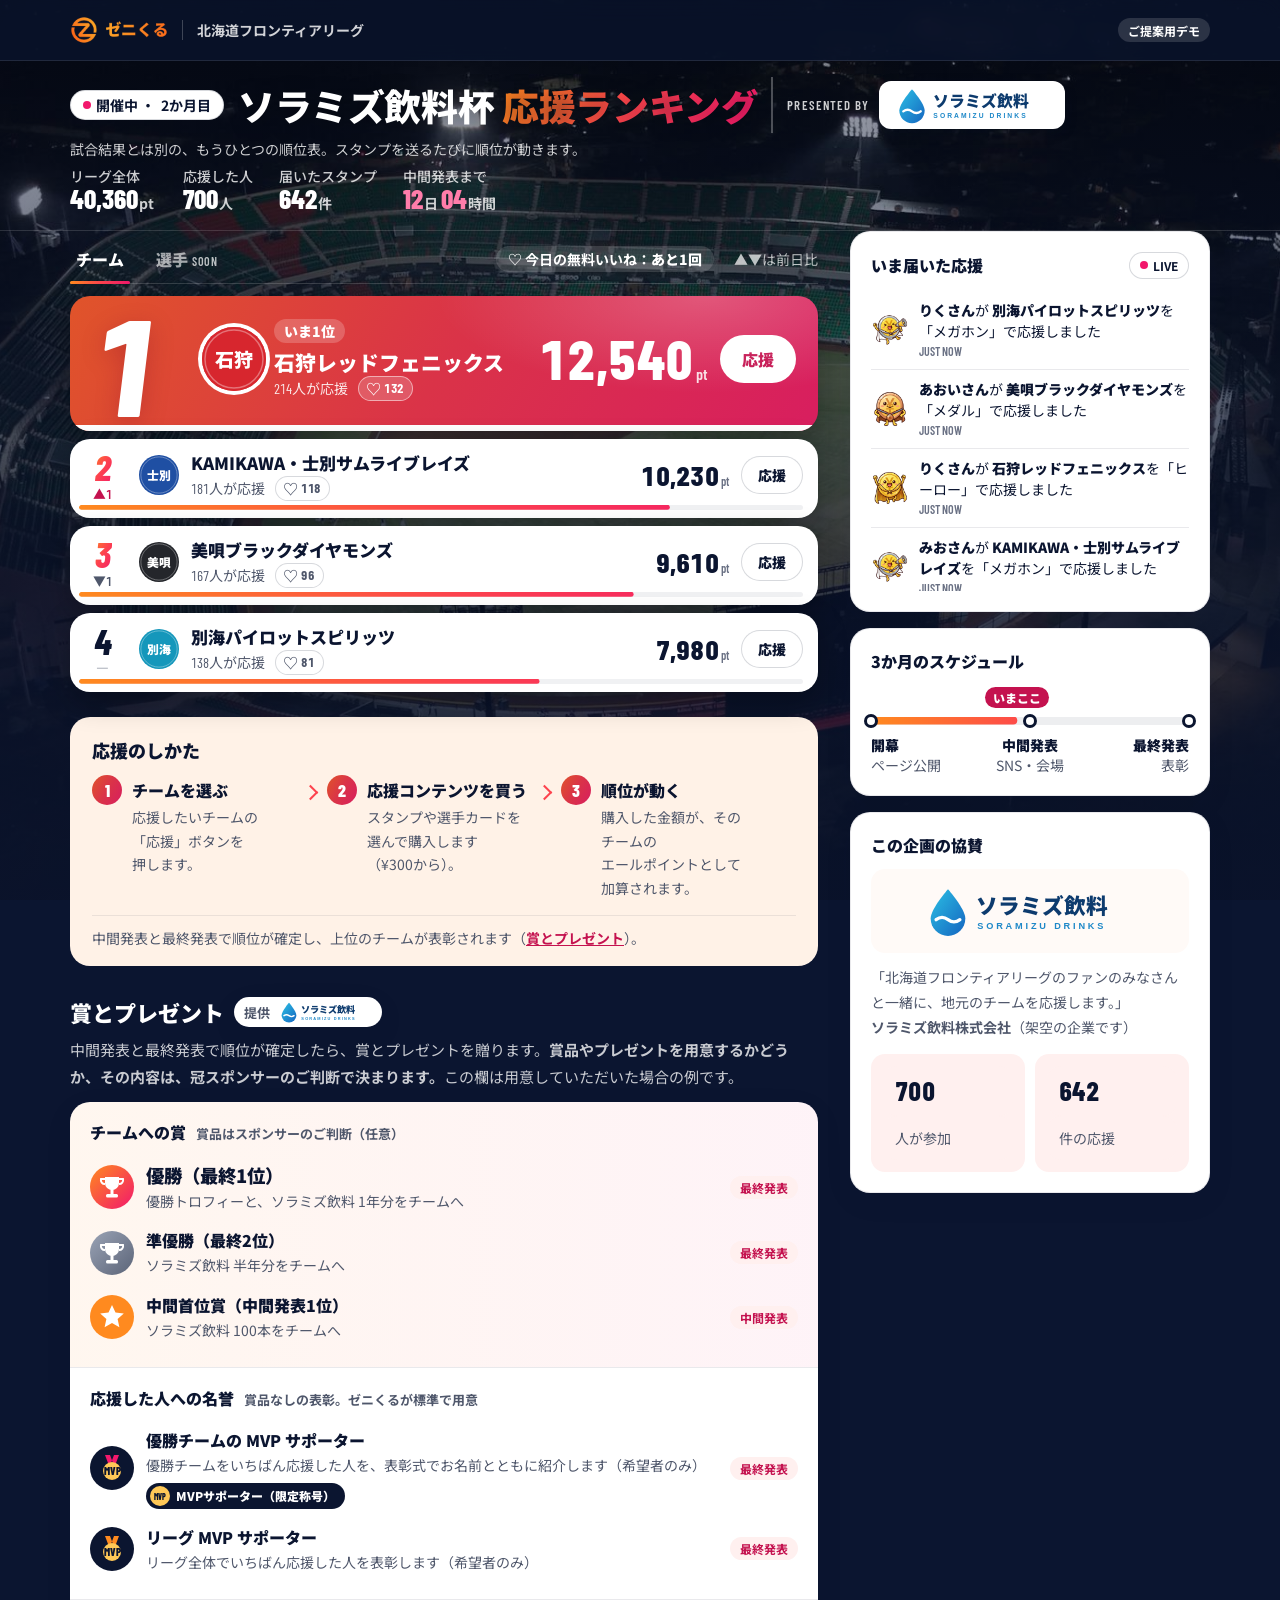
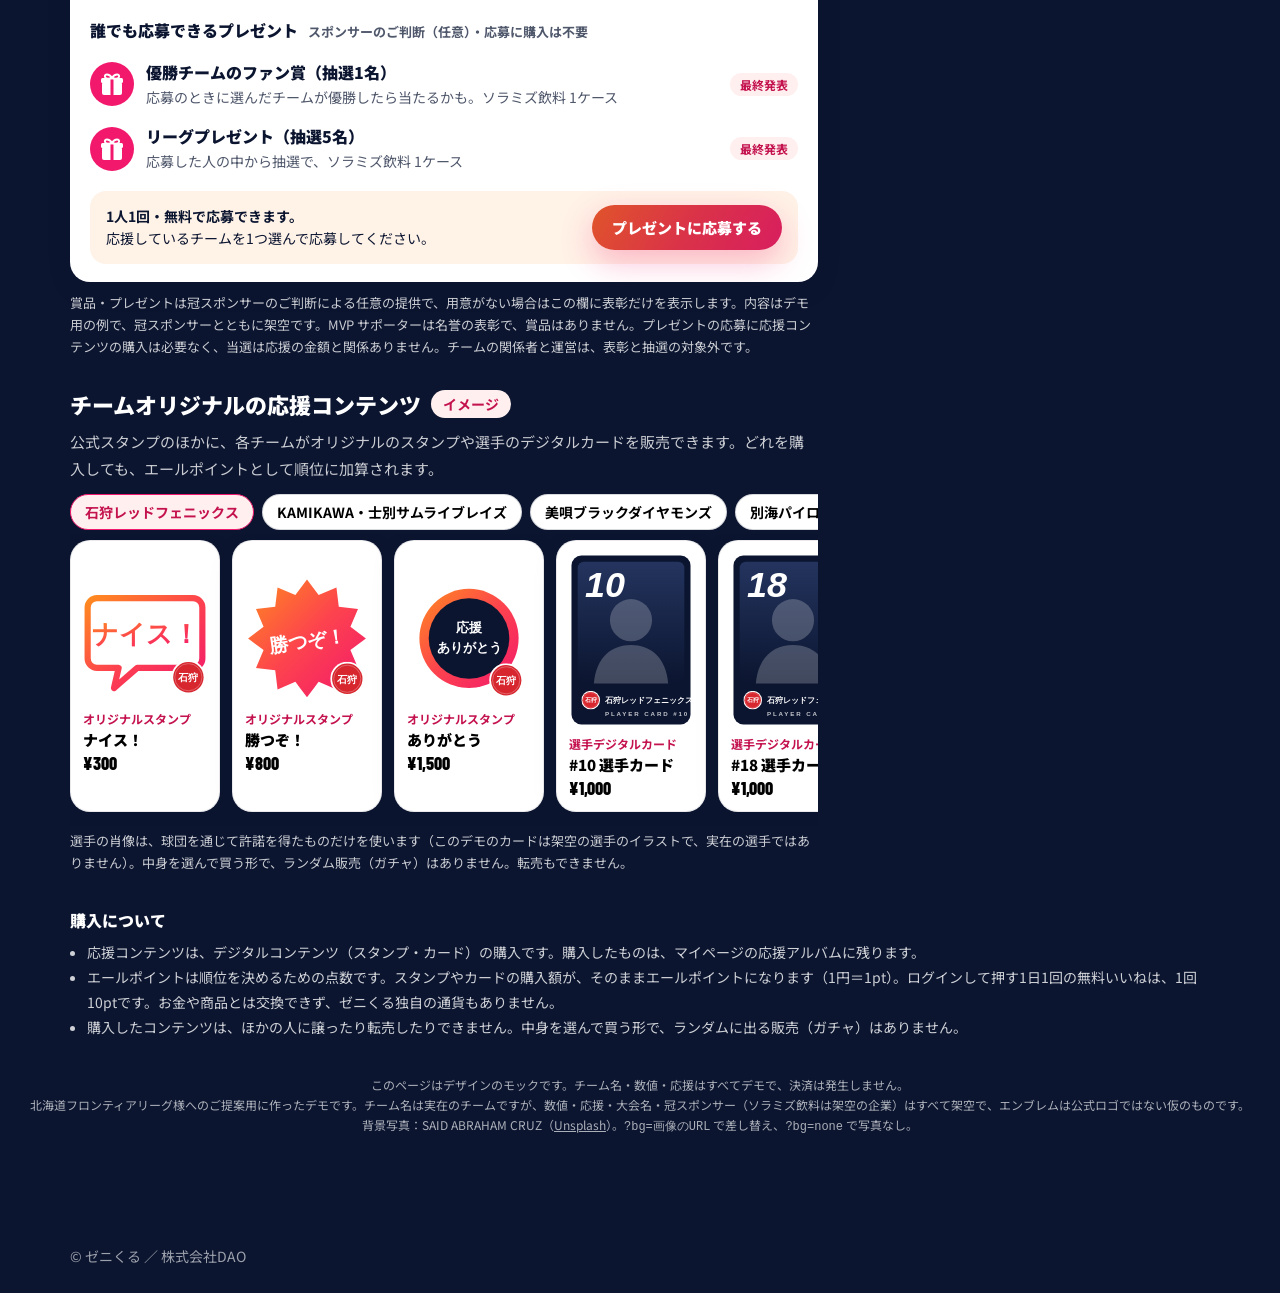
<file: design/v2/hfl-1015.html>
<!DOCTYPE html>
<html lang="ja">
<head>
<meta charset="UTF-8">
<meta name="viewport" content="width=device-width, initial-scale=1.0">
<meta name="robots" content="noindex, nofollow">
<title>北海道フロンティアリーグ オンライン応援リーグ（ご提案用デモ）| ゼニくる</title>
<!--
  ★北海道フロンティアリーグ様向けのご提案用デモ（2026-10-15 打ち合わせ用）。league.html の複製。
    実在の4チーム名を使うが、エンブレムは公式ロゴではなく頭文字の仮のもの。チームカラーは推測。数値・冠スポンサーは架空
  リーグの応援ランキング（営業資料 p5「〇〇杯 応援ランキング」）の動くモック。v2 トークン（tokens.css）の最初の適用先。
  アプリでの置き場所: 公開ページ /s/[seasonId]（Season＝3か月の企画、Program＝リーグ、Tenant＝運営団体）。
  ・データはすべてデモ。チーム名・冠スポンサー・大会名は【要確認】のまま。決済は発生しない
  ・「応援する」→ スタンプを選んで送る → スコアが伸び、抜けば順位が入れ替わる、までを触れる
  ・右の「いま届いた応援」は数秒ごとにデモの応援が届き、順位が動く（?live=0 で止める）
  ・「選手」タブは設計のみ（法務の回答後に実装）
-->
<link rel="preconnect" href="https://fonts.googleapis.com">
<link href="https://fonts.googleapis.com/css2?family=Noto+Sans+JP:wght@400;500;700;900&family=Barlow+Condensed:ital,wght@0,600;0,800;1,800&display=swap" rel="stylesheet">
<link rel="stylesheet" href="tokens.css?v=20261001b">
<style>
  /* ---------- レイアウト ---------- */
  .wrap{max-width:1180px;margin:0 auto;padding:0 20px}
  .aside{margin-top:20px}
  @media (min-width:1024px){ .aside{margin-top:0} .grid{display:grid;grid-template-columns:minmax(0,1fr) 360px;gap:32px;align-items:start} .aside{position:sticky;top:84px} }

  /* ---------- ヘッダー ---------- */
  header.top{position:sticky;top:0;z-index:30;background:rgba(255,250,247,.86);backdrop-filter:blur(12px);border-bottom:1px solid var(--line)}
  header.top .wrap{display:flex;align-items:center;gap:14px;height:60px}
  .logo{display:flex;align-items:center;gap:8px;font-weight:900;font-size:1.125rem;text-decoration:none;color:var(--ink)}
  .logo img{height:28px;width:auto}
  .demo-chip{margin-left:auto;background:var(--blush);color:var(--heat-text);font-size:.75rem}
  body.photo .demo-chip{background:rgba(255,255,255,.14);color:#fff}
  @media (max-width:560px){.demo-chip{display:none}}
  .league-name{font-weight:700;font-size:.875rem;color:var(--ink-muted);border-left:1px solid var(--line-strong);padding-left:14px;white-space:nowrap;overflow:hidden;text-overflow:ellipsis}

  /* ---------- タイトル帯：1段に畳み、主役はランキングに譲る ---------- */
  .strip{background:radial-gradient(70% 140% at 100% 0%,var(--blush) 0%,transparent 70%),radial-gradient(50% 120% at 0% 100%,var(--peach) 0%,transparent 70%);border-bottom:1px solid var(--line)}
  .strip-in{display:flex;flex-wrap:wrap;align-items:center;justify-content:space-between;gap:10px 28px;padding:16px 20px}
  .live{background:var(--surface);border:1px solid var(--line-strong);color:var(--ink)}
  .live i{width:8px;height:8px;border-radius:50%;background:var(--heat-3);box-shadow:0 0 0 0 rgba(242,24,108,.5);animation:pulse 1.6s infinite}
  @keyframes pulse{70%{box-shadow:0 0 0 8px rgba(242,24,108,0)}100%{box-shadow:0 0 0 0 rgba(242,24,108,0)}}
  .ttl{display:flex;flex-wrap:wrap;align-items:center;gap:6px 14px;min-width:0}
  .ttl h1{margin:0;font-weight:900;line-height:1.15;font-size:clamp(1.6rem,3.2vw,2.3rem);letter-spacing:-.01em;white-space:nowrap}
  /* 冠スポンサー：タイトルと一続きで読ませる（テレビ中継の冠と同じ位置） */
  .lockup{display:inline-flex;align-items:center;gap:10px;text-decoration:none;color:var(--ink);padding:4px 4px 4px 14px;border-left:2px solid var(--line-strong)}
  .lockup .by{font-family:var(--font-num);font-weight:600;font-size:.8rem;letter-spacing:.08em;text-transform:uppercase;color:var(--ink-muted);white-space:nowrap}
  .lockup .logo-mini{display:grid;place-items:center;height:48px;padding:4px 14px;border-radius:12px;background:#fff;box-shadow:0 4px 14px rgba(11,21,48,.12)}
  .lockup .sp-logo{height:38px;width:auto;display:block}
  .lockup img{height:40px;width:auto;display:block} /* 本番はロゴ画像。高さ40pxに揃える */
  .lockup:hover .logo-mini{border-color:var(--heat-2)}
  .ttl .lead{margin:0;font-size:.875rem;color:var(--ink-muted);flex-basis:100%}
  .kpis{display:flex;gap:6px 26px;margin:0;flex-wrap:wrap}
  .kpis div{line-height:1.1}
  .kpis dt{font-size:.875rem;color:var(--ink-muted);font-weight:500}
  .kpis dd{margin:0;font-family:var(--font-num);font-weight:800;font-size:1.7rem}
  .kpis dd small{font-family:var(--font-ja);font-size:.875rem;font-weight:700;color:var(--ink-muted);margin:0 3px 0 1px}
  .kpis .cd dd{color:var(--heat-text)}
  /* スマホだけ：最新の応援が流れる1行 */
  .ticker{display:flex;align-items:center;gap:8px;padding:8px 20px;border-top:1px solid var(--line);background:rgba(255,255,255,.7);font-size:.875rem;overflow:hidden;white-space:nowrap}
  .ticker img{width:26px;height:26px;object-fit:contain;flex:none}
  .ticker span{overflow:hidden;text-overflow:ellipsis}
  .ticker b{font-weight:900}
  .ticker .in{animation:feedin var(--dur-mid) var(--ease-out)}
  @media (min-width:1024px){.ticker{display:none}}
  @media (max-width:560px){.kpis{gap:4px 18px}.kpis dd{font-size:1.35rem}.kpis .hide-sp{display:none}}

  /* ---------- タブ ---------- */
  .tabs{display:flex;gap:6px;margin:4px 0 12px;border-bottom:1px solid var(--line)}
  .tab{appearance:none;background:none;border:0;padding:12px 6px;margin-right:14px;font:inherit;font-weight:900;font-size:1rem;color:var(--ink-subtle);cursor:pointer;position:relative}
  .tab[aria-selected=true]{color:var(--ink)}
  .tab[aria-selected=true]::after{content:"";position:absolute;left:0;right:0;bottom:-1px;height:3px;border-radius:3px;background:var(--heat-grad)}
  .tab .soon{font-size:.75rem;font-family:var(--font-num);font-weight:600;letter-spacing:.06em;color:var(--ink-subtle);margin-left:4px}

  /* ---------- ランキング行 ---------- */
  .rank-head{display:flex;justify-content:space-between;align-items:baseline;gap:12px;margin-bottom:10px}
  .rank-head h2{margin:0;font-size:1.5rem;font-weight:900}
  .rank-head .note{font-size:.875rem;color:var(--ink-muted)}
  ol.board{list-style:none;margin:0;padding:0;display:flex;flex-direction:column;gap:8px}
  .row{position:relative;display:grid;grid-template-columns:48px 40px minmax(0,1fr) auto auto;align-items:center;gap:12px;
    background:var(--surface);border:1px solid var(--line);border-radius:var(--r-card);padding:10px 14px 16px 8px;box-shadow:var(--shadow-card);will-change:transform}
  .rk{text-align:center;line-height:1}
  .rk .n{font-family:var(--font-num);font-weight:800;font-style:italic;font-size:2.2rem}
  .row:nth-child(-n+3) .rk .n{background:var(--heat-grad-diag);-webkit-background-clip:text;background-clip:text;-webkit-text-fill-color:transparent}
  .rk .d{display:block;font-family:var(--font-num);font-weight:600;font-size:.8rem;margin-top:2px;color:var(--ink-subtle);white-space:nowrap}
  .rk .d.up{color:var(--heat-text)} .rk .d.down{color:var(--ink-muted)}
  .emb{width:40px;height:40px;border-radius:50%;display:block}
  .emb svg{display:block;width:100%;height:100%}
  .who{min-width:0}
  .who .nm{font-weight:900;font-size:1.0625rem;white-space:nowrap;overflow:hidden;text-overflow:ellipsis}
  .who .sub .pp{white-space:nowrap}
  .who .sub{font-size:.875rem;color:var(--ink-muted);margin-top:1px;display:flex;align-items:center;gap:10px;flex-wrap:nowrap}
  /* 毎日1回の無料いいね（1日1チーム・日本時間0時にリセット） */
  .like{appearance:none;display:inline-flex;align-items:center;gap:3px;border:1.5px solid var(--line-strong);background:#fff;color:var(--ink-muted);border-radius:var(--r-pill);padding:1px 9px 1px 7px;font:inherit;font-size:.8125rem;font-weight:700;cursor:pointer;line-height:1.6;transition:transform var(--dur-fast) var(--ease-pop)}
  .like .hrt{font-size:.95rem;line-height:1}
  .like:hover{border-color:var(--heat-3);color:var(--heat-text)}
  .like[aria-pressed=true]{background:var(--heat-3);border-color:var(--heat-3);color:#fff}
  .like.spent:not([aria-pressed=true]){opacity:.45}
  .like:active{transform:scale(.92)}
  .row.top .like{background:rgba(255,255,255,.18);border-color:rgba(255,255,255,.5);color:#fff}
  .row.top .like[aria-pressed=true]{background:#fff;color:var(--heat-text)}
  .daily{align-self:center;margin-left:auto;margin-right:14px;font-size:.875rem;font-weight:700;color:var(--heat-text);background:var(--blush);border-radius:var(--r-pill);padding:3px 12px;white-space:nowrap}
  .daily b{font-weight:900}
  body.photo .daily{background:rgba(255,255,255,.14);color:#fff}
  @media (max-width:560px){.tabs-note{display:none}.daily{margin-right:0;font-size:.75rem;padding:3px 10px}.daily .long{display:none}.tab{margin-right:8px}}
  .tab{white-space:nowrap}
  .score{text-align:right;line-height:1;white-space:nowrap}
  .score .v{font-family:var(--font-num);font-weight:800;font-size:1.7rem}
  .score .u{font-size:.75rem;font-family:var(--font-num);font-weight:600;color:var(--ink-subtle);margin-left:2px}
  .row .go{padding:8px 16px;font-size:.875rem}
  /* 熱量バー：全幅のグラデを clip で切る＝短いバーはオレンジ、長いほどマゼンタまで届く */
  .bar{position:absolute;left:8px;right:14px;bottom:7px;height:5px;border-radius:5px;background:rgba(11,21,48,.06);overflow:hidden}
  .bar i{position:absolute;inset:0;background:var(--heat-grad);clip-path:inset(0 calc(100% - var(--p,0)*1%) 0 0 round 5px);transition:clip-path var(--dur-slow) var(--ease-out)}

  /* ---------- 1位の行＝このページの主役。巨大な「1」が行からはみ出す ---------- */
  .row.top{grid-template-columns:120px 60px minmax(0,1fr) auto auto;padding:22px 22px 30px 0;border:0;background:var(--heat-grad-btn);color:#fff;box-shadow:var(--shadow-heat);overflow:hidden}
  .row.top .upflag{top:10px;background:#fff;color:var(--heat-text)}
  .row.top::before{content:"";position:absolute;inset:0;background:radial-gradient(60% 120% at 85% 0%,rgba(255,255,255,.22),transparent 60%);pointer-events:none}
  .row.top .rk{align-self:stretch;display:flex;flex-direction:column;justify-content:center;margin:-22px 0 -30px}
  .row.top .rk .n{font-size:8.5rem;line-height:.78;-webkit-text-fill-color:#fff;background:none;margin-left:-10px;text-shadow:0 6px 24px rgba(120,0,40,.25)}
  .row.top .rk .d{color:rgba(255,255,255,.9);position:absolute;left:14px;top:12px}
  .row.top .rk .d.same{display:none}
  .row.top .emb{width:64px;height:64px;border-radius:50%;box-shadow:0 0 0 4px #fff}
  .row.top .who .nm{font-size:1.3rem;line-height:1.25;white-space:normal;overflow:hidden;display:-webkit-box;-webkit-line-clamp:2;-webkit-box-orient:vertical}
  .row.top .who .sub{color:rgba(255,255,255,.88)}
  .row.top .who .crown{display:inline-block;font-size:.875rem;font-weight:900;background:rgba(255,255,255,.2);border-radius:var(--r-pill);padding:2px 10px;margin-bottom:6px}
  .row .who .crown{display:none} .row.top .who .crown{display:inline-block}
  .row.top .score .v{font-size:3.4rem}
  .row.top .score .u{color:rgba(255,255,255,.85);font-size:1rem}
  .row.top .go{background:#fff;color:var(--heat-text);border:0;padding:12px 22px;font-size:1rem}
  .row.top .bar{background:rgba(255,255,255,.22);left:0;right:0;bottom:0;height:6px;border-radius:0}
  .row.top .bar i{background:#fff;clip-path:none}
  /* 応援された瞬間：+pt が浮かぶ（hitFx） */
  .score{position:relative}
  .plus{position:absolute;right:100%;top:50%;margin:-.7em 10px 0 0;font-weight:800;font-size:1.15rem;color:var(--heat-text);white-space:nowrap;pointer-events:none}
  .row.top .plus{color:#fff;font-size:1.5rem}
  .upflag{position:absolute;right:14px;top:-12px;background:var(--heat-grad-btn);color:#fff;font-weight:900;font-size:.875rem;padding:4px 12px;border-radius:var(--r-pill);
    box-shadow:var(--shadow-heat);animation:upflag 2.4s var(--ease-pop) forwards;z-index:3}
  @keyframes upflag{0%{transform:translateY(8px) scale(.6);opacity:0}12%{transform:none;opacity:1}80%{opacity:1}100%{opacity:0;transform:translateY(-6px)}}
  @media (max-width:560px){
    .row{grid-template-columns:38px 34px minmax(0,1fr) auto;gap:9px;padding:9px 10px 15px 4px}
    .rk .n{font-size:1.9rem} .emb{width:34px;height:34px}
    .who .nm{font-size:1rem}
    .score .v{font-size:1.35rem}
    .row .go{grid-column:4;padding:5px 12px;font-size:.8125rem;justify-self:end}
    .row .score{grid-row:1;grid-column:4}
    .row{grid-template-rows:auto auto}
    .row .rk,.row .emb,.row .who{grid-row:1/3}
    .row.top{grid-template-columns:78px 44px minmax(0,1fr) auto;padding:16px 14px 22px 0}
    .row.top .rk{margin:-16px 0 -22px}
    .row.top .rk .n{font-size:5.6rem;margin-left:-6px}
    .row.top .emb{width:46px;height:46px}
    .row.top .who .nm{font-size:1.2rem}
    .row.top .score .v{font-size:2.1rem}
    .row.top .go{padding:8px 14px;font-size:.875rem}
    .row.top .who .crown{display:none}
    /* スマホの1位：1段目＝順位・エンブレム・名前、2段目＝スコアと応援ボタン（名前を折らない） */
    .row.top{grid-template-columns:62px 46px minmax(0,1fr);grid-template-rows:auto auto;row-gap:8px;padding:16px 14px 20px 0}
    .row.top .rk{grid-row:1/3;grid-column:1}
    .row.top .emb{grid-row:1;grid-column:2}
    .row.top .who{grid-row:1;grid-column:3}
    .row.top .who .nm{font-size:1.05rem}
    .row.top .score{grid-row:2;grid-column:2/4;justify-self:start;text-align:left}
    .row.top .go{grid-row:2;grid-column:3;justify-self:end;align-self:center}
    .row.top .rk .n{font-size:5rem}
    .ttl h1{font-size:1.45rem}
    .row.top .who .sub{white-space:nowrap;overflow:hidden;text-overflow:ellipsis}
    .ttl .lead{display:none}
    .lockup{border-left:0;padding-left:0;flex-basis:100%}
    .lockup .logo-mini{height:40px;padding:3px 12px}
    .lockup .sp-logo{height:32px}
    .strip-in{padding-top:12px;padding-bottom:12px}
  }

  /* ---------- 応援のしかた（3ステップ・左から右への流れ） ---------- */
  .how{margin:26px 0 0;padding:20px 22px 18px;border-radius:var(--r-card);background:var(--peach)}
  .how h2{margin:0 0 12px;font-size:1.125rem;font-weight:900}
  .steps{list-style:none;margin:0;padding:0;display:grid;grid-template-columns:repeat(3,1fr);gap:0}
  .steps li{position:relative;display:flex;gap:10px;align-items:flex-start;padding-right:30px}
  .steps li:not(:last-child)::after{content:"";position:absolute;right:11px;top:12px;width:9px;height:9px;border-top:2.5px solid var(--heat-2);border-right:2.5px solid var(--heat-2);transform:rotate(45deg)}
  .steps .no{flex:none;width:30px;height:30px;border-radius:50%;display:grid;place-items:center;background:var(--heat-grad-btn);color:#fff;font-family:var(--font-num);font-weight:800;font-size:1.1rem}
  .steps b{display:block;font-weight:900;font-size:1rem;line-height:1.4;margin-top:4px}
  .steps p{margin:4px 0 0;font-size:.875rem;line-height:1.7;color:var(--ink-muted);word-break:auto-phrase}
  .how-after{margin:14px 0 0;padding-top:12px;border-top:1px solid rgba(11,21,48,.08);font-size:.875rem;color:var(--ink-muted)}
  .how-after a{color:var(--heat-text);font-weight:700}
  @media (max-width:640px){
    .steps{grid-template-columns:1fr;gap:22px}
    .steps li{padding-right:0}
    .steps li:not(:last-child)::after{right:auto;left:11px;top:auto;bottom:-15px;transform:rotate(135deg)}
  }
  /* ---------- 購入について（注記はここにまとめる） ---------- */
  .buy-notes{margin-top:34px}
  .buy-notes h2{margin:0 0 8px;font-size:1rem;font-weight:900}
  .buy-notes ul{margin:0;padding-left:1.2em;font-size:.875rem;line-height:1.8;color:var(--ink-muted)}
  body.photo .buy-notes h2{color:#fff} body.photo .buy-notes ul{color:rgba(255,255,255,.8)}

  /* ---------- 選手タブ（設計のみ） ---------- */
  .players{border:2px dashed var(--line-strong);border-radius:var(--r-card);padding:28px 22px;background:var(--surface)}
  .players h3{margin:0 0 8px;font-size:1.25rem;font-weight:900}
  .players p{margin:0;color:var(--ink-muted);line-height:1.8;font-size:.9375rem}

  /* ---------- サイド ---------- */
  .panel{padding:20px;margin-bottom:16px}
  .panel h3{margin:0 0 12px;font-size:1rem;font-weight:900;display:flex;align-items:center;justify-content:space-between}
  .tl{position:relative;height:8px;border-radius:8px;background:rgba(11,21,48,.07);margin:44px 0 10px}
  .tl i{position:absolute;inset:0;background:var(--heat-grad);clip-path:inset(0 calc(100% - var(--p)*1%) 0 0 round 8px)}
  .tl .dot{position:absolute;top:50%;width:14px;height:14px;border-radius:50%;background:#fff;border:3px solid var(--ink);transform:translate(-50%,-50%)}
  .tl .now{position:absolute;top:-30px;transform:translateX(-50%);font-size:.75rem;font-weight:900;color:#fff;background:var(--heat-text);padding:2px 8px;border-radius:var(--r-pill);white-space:nowrap}
  .tl-labels{display:grid;grid-template-columns:repeat(3,1fr);font-size:.875rem;gap:6px}
  .tl-labels div:nth-child(2){text-align:center} .tl-labels div:nth-child(3){text-align:right}
  .tl-labels b{display:block;font-weight:900}
  .tl-labels span{color:var(--ink-muted)}
  .count{display:flex;align-items:baseline;gap:4px;margin-top:16px;padding-top:14px;border-top:1px solid var(--line)}
  .count .k{font-size:.875rem;font-weight:700;margin-right:auto}
  .count .v{font-family:var(--font-num);font-weight:800;font-size:1.9rem;line-height:1}
  .count .u{font-size:.875rem;color:var(--ink-muted);margin-right:6px}
  ul.feed{list-style:none;margin:0;padding:0;max-height:300px;overflow:hidden}
  .feed li{display:flex;gap:10px;align-items:center;padding:9px 0;border-bottom:1px solid var(--line);font-size:.875rem;line-height:1.5;animation:feedin var(--dur-mid) var(--ease-out)}
  .feed li:last-child{border-bottom:0}
  .feed img{width:38px;height:38px;flex:none;object-fit:contain}
  .feed b{font-weight:900}
  .feed .t{display:block;color:var(--ink-subtle);font-size:.75rem;font-family:var(--font-num);font-weight:600}
  .feed li.mine{background:var(--blush);margin:0 -10px;padding:9px 10px;border-radius:12px}
  @keyframes feedin{from{opacity:0;transform:translateY(-10px)}to{opacity:1;transform:none}}
  .sponsor .logo-slot{height:84px;border-radius:14px;display:grid;place-items:center;background:var(--canvas)}
  .sponsor .logo-slot .sp-logo{height:52px;width:auto}
  .sponsor p{font-size:.875rem;line-height:1.8;color:var(--ink-muted);margin:12px 0 0}
  .sponsor .proof{display:grid;grid-template-columns:1fr 1fr;gap:10px;margin-top:14px}
  .sponsor .proof div{background:var(--blush);border-radius:14px;padding:12px}
  .sponsor .proof .v{font-family:var(--font-num);font-weight:800;font-size:1.6rem;line-height:1}
  .sponsor .proof .k{font-size:.875rem;color:var(--ink-muted)}

  /* ---------- スマホ下部の固定CTA ---------- */
  .dock{position:fixed;left:0;right:0;bottom:0;z-index:40;padding:10px 16px calc(10px + env(safe-area-inset-bottom));background:rgba(255,250,247,.94);backdrop-filter:blur(10px);border-top:1px solid var(--line)}
  .dock .btn{width:100%;padding:15px;font-size:1.0625rem}
  @media (min-width:1024px){.dock{display:none}}
  body{padding-bottom:88px} @media (min-width:1024px){body{padding-bottom:0}}

  /* ---------- スタンプを送るシート ---------- */
  .scrim{position:fixed;inset:0;background:rgba(11,21,48,.5);z-index:60;opacity:0;pointer-events:none;transition:opacity var(--dur-mid)}
  .scrim.on{opacity:1;pointer-events:auto}
  .sheet{position:fixed;z-index:61;left:0;right:0;bottom:0;background:var(--surface);border-radius:24px 24px 0 0;padding:10px 20px calc(20px + env(safe-area-inset-bottom));
    transform:translateY(105%);transition:transform var(--dur-mid) var(--ease-out);max-height:92vh;overflow:auto}
  .sheet.on{transform:none}
  @media (min-width:720px){.sheet{left:50%;right:auto;bottom:auto;top:50%;width:560px;border-radius:24px;transform:translate(-50%,-44%) scale(.96);opacity:0;pointer-events:none;transition:transform var(--dur-mid) var(--ease-pop),opacity var(--dur-fast)}
    .sheet.on{transform:translate(-50%,-50%);opacity:1;pointer-events:auto}}
  .grab{width:44px;height:5px;border-radius:5px;background:var(--line-strong);margin:0 auto 14px}
  @media (min-width:720px){.grab{display:none}}
  .sheet h2{margin:0;font-size:1.25rem;font-weight:900}
  .sheet .to{font-size:.875rem;color:var(--ink-muted);margin-top:4px}
  .teampick{display:flex;gap:8px;overflow-x:auto;padding:12px 0 4px;scrollbar-width:none}
  .teampick button{flex:none;border:1.5px solid var(--line-strong);background:#fff;border-radius:var(--r-pill);padding:7px 14px;font:inherit;font-weight:700;font-size:.875rem;cursor:pointer;white-space:nowrap}
  .teampick button[aria-pressed=true]{border-color:var(--heat-3);background:var(--blush);color:var(--heat-text)}
  .stamps{display:grid;grid-template-columns:repeat(5,1fr);gap:8px;margin:14px 0 0}
  .stamp{appearance:none;border:2px solid var(--line);background:var(--canvas);border-radius:16px;padding:8px 4px 10px;cursor:pointer;display:flex;flex-direction:column;align-items:center;gap:4px;font:inherit;transition:transform var(--dur-fast) var(--ease-pop),border-color var(--dur-fast)}
  .stamp img{width:100%;max-width:74px;aspect-ratio:1;object-fit:contain;transition:transform var(--dur-mid) var(--ease-pop)}
  .stamp .nm{font-size:.875rem;font-weight:900;white-space:nowrap}
  .stamp .pr{font-family:var(--font-num);font-weight:800;font-size:1rem}
  .stamp[aria-pressed=true]{border-color:var(--heat-3);background:var(--blush);transform:translateY(-3px)}
  .stamp[aria-pressed=true] img{transform:scale(1.12) rotate(-6deg)}
  @media (max-width:420px){.stamp .nm{font-size:.75rem}}
  /* 応援コンテンツの種類（公式／チームオリジナル／選手カード） */
  .cats{display:flex;gap:4px;margin:14px 0 0;padding:4px;background:var(--canvas);border-radius:var(--r-pill);border:1px solid var(--line)}
  .cats button{flex:1;appearance:none;border:0;background:none;border-radius:var(--r-pill);padding:8px 6px;font:inherit;font-weight:900;font-size:.875rem;color:var(--ink-muted);cursor:pointer;white-space:nowrap}
  .cats button[aria-selected=true]{background:#fff;color:var(--ink);box-shadow:0 2px 10px rgba(11,21,48,.1)}
  .stamps.cols3{grid-template-columns:repeat(3,1fr)}
  .stamp.card img{aspect-ratio:5/7;max-width:96px}
  .stamp .tag{font-size:.75rem;font-weight:700;color:var(--heat-text)}
  .card-note{font-size:.8125rem;color:var(--ink-muted);margin:10px 0 0;line-height:1.6}

  /* ---------- 賞とプレゼント（チームへの賞／応援した人への名誉／誰でも応募できる抽選）---------- */
  .awards{margin:30px 0 0}
  .aw-head{display:flex;align-items:center;gap:10px;flex-wrap:wrap}
  .aw-head h2{margin:0;font-size:1.375rem;font-weight:900}
  .aw-head .by{display:inline-flex;align-items:center;gap:8px;background:#fff;border-radius:var(--r-pill);padding:4px 12px 4px 10px;font-size:.8125rem;font-weight:700;color:var(--ink-muted);box-shadow:var(--shadow-card)}
  .aw-head .by .sp-logo{height:22px;width:auto}
  .aw-lead{margin:8px 0 12px;font-size:.9375rem;line-height:1.8;color:var(--ink-muted)}
  body.photo .aw-head h2{color:#fff} body.photo .aw-lead,body.photo .awards .fine{color:rgba(255,255,255,.78)}
  .aw-card{background:var(--surface);border-radius:var(--r-card);box-shadow:var(--shadow-card);overflow:hidden}
  .aw-group{padding:18px 20px}
  .aw-group+.aw-group{border-top:1px solid var(--line)}
  .aw-group h3{margin:0 0 10px;display:flex;align-items:baseline;gap:10px;font-size:1rem;font-weight:900}
  .aw-group h3 small{font-size:.8125rem;font-weight:700;color:var(--ink-muted)}
  .aw-row{display:grid;grid-template-columns:44px minmax(0,1fr) auto;gap:12px;align-items:center;padding:8px 0}
  .aw-row .ic{width:44px;height:44px}
  .aw-row .t{font-weight:900;font-size:1rem}
  .aw-row .d{font-size:.875rem;color:var(--ink-muted);margin-top:2px;line-height:1.6}
  .aw-row .when{font-size:.75rem;font-weight:700;color:var(--heat-text);background:var(--blush);border-radius:var(--r-pill);padding:3px 10px;white-space:nowrap}
  .aw-group.team{background:linear-gradient(90deg,rgba(255,138,31,.07),rgba(242,24,108,.05))}
  .aw-group.team .aw-row:first-of-type .t{font-size:1.15rem}
  .aw-cta{display:flex;align-items:center;justify-content:space-between;gap:12px;flex-wrap:wrap;margin-top:10px;padding:14px 16px;border-radius:16px;background:var(--peach)}
  .aw-cta p{margin:0;font-size:.875rem;line-height:1.6}
  .aw-cta .btn{padding:12px 20px;font-size:.9375rem}
  .badge-mvp{display:flex;width:max-content;align-items:center;gap:6px;background:var(--night);color:#fff;border-radius:var(--r-pill);padding:3px 10px 3px 4px;font-size:.75rem;font-weight:900;margin-top:6px}
  .badge-mvp svg{width:20px;height:20px}
  .awards .fine{font-size:.8125rem;color:var(--ink-muted);line-height:1.7;margin:10px 0 0}
  @media (max-width:560px){.aw-group h3{flex-direction:column;gap:2px}.aw-row{grid-template-columns:38px minmax(0,1fr)}.aw-row .ic{width:38px;height:38px}.aw-row .when{grid-column:2;justify-self:start}}

  /* ---------- チームオリジナルの応援コンテンツ（一覧） ---------- */
  .goods{margin:30px 0 0}
  .goods-head{display:flex;align-items:center;gap:10px;flex-wrap:wrap}
  .goods-head h2{margin:0;font-size:1.375rem;font-weight:900}
  .goods-head .chip{background:var(--blush);color:var(--heat-text)}
  .goods-lead{margin:8px 0 0;font-size:.9375rem;line-height:1.8;color:var(--ink-muted)}
  .goods .teampick{padding-top:12px}
  .goods-row{display:flex;gap:12px;overflow-x:auto;padding:6px 2px 14px;scroll-snap-type:x mandatory;scrollbar-width:thin}
  .gitem{flex:none;width:150px;scroll-snap-align:start;appearance:none;text-align:left;border:1px solid var(--line);background:var(--surface);border-radius:var(--r-card);padding:12px;cursor:pointer;font:inherit;box-shadow:var(--shadow-card);transition:transform var(--dur-fast) var(--ease-pop),box-shadow var(--dur-fast)}
  .gitem:hover{transform:translateY(-4px);box-shadow:var(--shadow-lift)}
  .gitem img{display:block;width:100%;aspect-ratio:1;object-fit:contain;margin-bottom:8px}
  .gitem.card img{aspect-ratio:5/7}
  .gitem .k{font-size:.75rem;font-weight:700;color:var(--heat-text)}
  .gitem .nm{font-weight:900;font-size:.9375rem;margin-top:2px}
  .gitem .pr{font-family:var(--font-num);font-weight:800;font-size:1.125rem;margin-top:2px}
  .goods .fine{font-size:.8125rem;color:var(--ink-muted);line-height:1.7;margin:4px 0 0}
  .gain{display:flex;justify-content:space-between;align-items:center;margin:16px 0 0;padding:14px 16px;border-radius:16px;background:var(--peach);font-size:.9375rem}
  .gain b{font-family:var(--font-num);font-weight:800;font-size:1.4rem}
  .sheet .send{width:100%;padding:16px;font-size:1.0625rem;margin-top:14px}
  .sheet .fine{font-size:.75rem;color:var(--ink-subtle);text-align:center;margin:10px 0 0;line-height:1.6}


  .tabs-note{align-self:center;font-size:.875rem;color:var(--ink-muted)}

  /* ---------- リーグの写真を全面の背景に（Season.coverImageUrl → Program.coverImageUrl の順で使う想定） ----------
     夜の球場に合わせて紺を重ね、白いカードを浮かせる。カードの外の文字だけ白に切り替える。?bg=none で写真なし */
  .photo-bg{position:fixed;inset:0;z-index:-1;background:var(--night) var(--photo) center 30%/cover no-repeat}
  .photo-bg::after{content:"";position:absolute;inset:0;background:linear-gradient(180deg,rgba(11,21,48,.35) 0%,rgba(11,21,48,.62) 34%,rgba(11,21,48,.8) 70%,rgba(11,21,48,.88) 100%)}
  body.photo{background:var(--night)}
  body.photo .strip{background:none;border-bottom-color:rgba(255,255,255,.14)}
  body.photo .ttl h1{color:#fff;text-shadow:0 2px 18px rgba(0,0,0,.35)}
  body.photo .ttl .lead,body.photo .kpis dt,body.photo .kpis dd small{color:rgba(255,255,255,.8)}
  body.photo .kpis dd{color:#fff}
  body.photo .kpis .cd dd{color:#FF7DAA}
  body.photo .lockup{border-left-color:rgba(255,255,255,.28)}
  body.photo .lockup .by{color:rgba(255,255,255,.8)}
  body.photo .tabs{border-bottom-color:rgba(255,255,255,.16)}
  body.photo .tab{color:rgba(255,255,255,.62)}
  body.photo .tab[aria-selected=true]{color:#fff}
  body.photo .tab .soon,body.photo .tabs-note{color:rgba(255,255,255,.72)}
  body.photo .row{border-color:transparent;box-shadow:0 10px 30px rgba(0,0,0,.28)}
  body.photo .goods-head h2{color:#fff}
  body.photo .goods-lead,body.photo .goods .fine{color:rgba(255,255,255,.78)}
  body.photo .demo-note{color:rgba(255,255,255,.66)}
  body.photo .demo-note a{color:inherit}
  body.photo header.top{background:rgba(11,21,48,.72);border-bottom-color:rgba(255,255,255,.1)}
  body.photo .league-name{color:rgba(255,255,255,.82);border-left-color:rgba(255,255,255,.22)}
  body.photo .ticker{background:rgba(255,255,255,.08);border-top-color:rgba(255,255,255,.12);color:#fff}
  body.photo .dock{background:rgba(11,21,48,.82);border-top-color:rgba(255,255,255,.1)}
  /* ---------- 支払う画面（シートの2段目） ---------- */
  #payView h2{margin:4px 0 12px;font-size:1.25rem;font-weight:900}
  .back{appearance:none;border:0;background:none;font:inherit;font-size:.875rem;font-weight:700;color:var(--ink-muted);cursor:pointer;padding:4px 0}
  .order{display:grid;grid-template-columns:56px minmax(0,1fr) auto;gap:12px;align-items:center;padding:12px;border-radius:16px;background:var(--canvas);border:1px solid var(--line)}
  .order img{width:56px;height:56px;object-fit:contain}
  .order .nm{font-weight:900}
  .order .tm{font-size:.875rem;color:var(--ink-muted)}
  .order b{font-family:var(--font-num);font-weight:800;font-size:1.4rem}
  .pay-opts{display:flex;flex-direction:column;gap:10px;margin-top:14px}
  .pay-btn{appearance:none;display:grid;grid-template-columns:28px 1fr;align-items:center;column-gap:10px;text-align:left;border-radius:16px;padding:12px 16px;font:inherit;font-weight:900;font-size:1rem;cursor:pointer;transition:transform var(--dur-fast) var(--ease-pop)}
  .pay-btn small{grid-column:2;font-size:.8125rem;font-weight:500;opacity:.8}
  .pay-btn .pi{grid-row:1/3;font-size:1.3rem;text-align:center}
  .pay-btn:active{transform:scale(.98)}
  .pay-btn.wallet{background:#000;color:#fff;border:0}
  .pay-btn.saved{background:#fff;color:var(--ink);border:1.5px solid var(--line-strong)}
  .pay-link{appearance:none;border:0;background:none;font:inherit;font-size:.875rem;font-weight:700;color:var(--ink-muted);text-decoration:underline;cursor:pointer;align-self:center}
  .pay-state{display:flex;align-items:center;justify-content:center;gap:12px;padding:26px 0 10px;font-size:1rem}
  .spin{width:24px;height:24px;border-radius:50%;border:3px solid var(--line-strong);border-top-color:var(--heat-3);animation:spin .8s linear infinite}
  .pay-state.done .spin{animation:none;border-color:#2E9B5E;background:#2E9B5E;position:relative}
  .pay-state.done .spin::after{content:"";position:absolute;left:6px;top:2px;width:6px;height:11px;border:solid #fff;border-width:0 3px 3px 0;transform:rotate(45deg)}
  @keyframes spin{to{transform:rotate(360deg)}}

  /* ---------- 送った瞬間の演出 ---------- */
  .fly{position:fixed;z-index:80;width:84px;height:84px;pointer-events:none;object-fit:contain}
  .spark{position:fixed;z-index:79;width:10px;height:10px;border-radius:3px;pointer-events:none}
  .toast{position:fixed;left:50%;top:84px;z-index:90;transform:translate(-50%,-20px);opacity:0;background:var(--night);color:#fff;border-radius:var(--r-pill);padding:12px 22px;font-weight:900;font-size:.9375rem;box-shadow:var(--shadow-lift);transition:all var(--dur-mid) var(--ease-pop);white-space:nowrap}
  .toast.on{opacity:1;transform:translate(-50%,0)}
  .toast em{font-style:normal;background:var(--heat-grad-diag);-webkit-background-clip:text;background-clip:text;-webkit-text-fill-color:transparent}

  .demo-note{font-size:.75rem;color:var(--ink-subtle);text-align:center;padding:22px 16px 40px;line-height:1.7}
  footer{background:var(--night);color:rgba(255,255,255,.6);font-size:.875rem;padding:28px 0;margin-top:40px}
</style>
</head>
<body>
<div class="photo-bg" aria-hidden="true"></div>
<script>
/* 背景写真：?bg=<画像URL> で差し替え、?bg=none で写真なし。既定はデモ用のフリー素材 */
(function(){
  var q=new URLSearchParams(location.search).get('bg'),src=q===null?'img/bg-ballpark.jpg':q;
  if(src==='none'||!/^(https:\/\/|img\/)/.test(src))return;
  document.body.classList.add('photo');
  document.body.style.setProperty('--photo','url("'+encodeURI(src)+'")');
})();
</script>

<header class="top">
  <div class="wrap">
    <a class="logo" href="#"><img src="../../logo.png" alt="ゼニくる"></a>
    <span class="league-name">北海道フロンティアリーグ</span><span class="chip demo-chip">ご提案用デモ</span>
  </div>
</header>

<section class="strip" aria-labelledby="h1">
  <div class="wrap strip-in" style="padding-left:20px;padding-right:20px">
    <div class="ttl">
      <span class="chip live"><i></i>開催中 ・ <span id="phaseLabel">2か月目</span></span>
      <h1 id="h1">ソラミズ飲料杯 <span class="heat-text">応援ランキング</span></h1>
      <a class="lockup" href="#sponsor" aria-label="協賛企業の詳細へ">
        <span class="by">presented by</span>
        <span class="logo-mini"><svg class="sp-logo" viewBox="0 0 200 48" role="img" aria-label="ソラミズ飲料（架空の企業）"><defs><linearGradient id="spg" x1="0" y1="0" x2="1" y2="1"><stop offset="0" stop-color="#2BC0E4"/><stop offset="1" stop-color="#1565C0"/></linearGradient></defs><path d="M24 4C24 4 8 22 8 31a16 16 0 0 0 32 0C40 22 24 4 24 4z" fill="url(#spg)"/><path d="M13 32c4-3 7-3 11 0s7 3 11 0" fill="none" stroke="#fff" stroke-width="3" stroke-linecap="round"/><text x="50" y="27" font-family="Hiragino Sans,Noto Sans JP,sans-serif" font-weight="900" font-size="20" fill="#0D3B6E">ソラミズ飲料</text><text x="51" y="41" font-family="Arial,sans-serif" font-weight="700" font-size="8.5" letter-spacing="2.6" fill="#1E88C8">SORAMIZU DRINKS</text></svg></span>
      </a>
      <p class="lead">試合結果とは別の、もうひとつの順位表。スタンプを送るたびに順位が動きます。</p>
    </div>
    <dl class="kpis">
      <div class="hide-sp"><dt>リーグ全体</dt><dd><span id="stTotal">0</span><small>pt</small></dd></div>
      <div><dt>応援した人</dt><dd><span id="stPeople">0</span><small>人</small></dd></div>
      <div class="hide-sp"><dt>届いたスタンプ</dt><dd><span id="stStamps">0</span><small>件</small></dd></div>
      <div class="cd"><dt>中間発表まで</dt><dd><span id="cdD2">12</span><small>日</small><span id="cdH2">04</span><small>時間</small></dd></div>
    </dl>
  </div>
  <div class="ticker" id="ticker" aria-live="polite"></div>
</section>

<main class="wrap grid">
  <div>
    <div class="tabs" role="tablist">
      <button class="tab" role="tab" aria-selected="true" aria-controls="pTeams" id="tTeams">チーム</button>
      <button class="tab" role="tab" aria-selected="false" aria-controls="pPlayers" id="tPlayers">選手<span class="soon">SOON</span></button>
      <span class="daily" id="daily" aria-live="polite">♡ 今日の<span class="long">無料</span>いいね：<b>あと1回</b></span>
      <span class="note tabs-note">▲▼は前日比</span>
    </div>

    <section id="pTeams" role="tabpanel" aria-labelledby="tTeams">
            <ol class="board" id="board" aria-live="polite"></ol>

      <section class="how" aria-labelledby="howTitle">
        <h2 id="howTitle">応援のしかた</h2>
        <ol class="steps">
          <li><span class="no">1</span><div><b>チームを選ぶ</b><p>応援したいチームの「応援」ボタンを押します。</p></div></li>
          <li><span class="no">2</span><div><b>応援コンテンツを買う</b><p>スタンプや選手カードを選んで購入します（¥300から）。</p></div></li>
          <li><span class="no">3</span><div><b>順位が動く</b><p>購入した金額が、そのチームのエールポイントとして加算されます。</p></div></li>
        </ol>
        <p class="how-after">中間発表と最終発表で順位が確定し、上位のチームが表彰されます（<a href="#awTitle">賞とプレゼント</a>）。</p>
      </section>

      <section class="awards" aria-labelledby="awTitle">
        <div class="aw-head"><h2 id="awTitle">賞とプレゼント</h2><span class="by">提供 <svg class="sp-logo" viewBox="0 0 200 48" role="img" aria-label="ソラミズ飲料（架空の企業）"><defs><linearGradient id="spg3" x1="0" y1="0" x2="1" y2="1"><stop offset="0" stop-color="#2BC0E4"/><stop offset="1" stop-color="#1565C0"/></linearGradient></defs><path d="M24 4C24 4 8 22 8 31a16 16 0 0 0 32 0C40 22 24 4 24 4z" fill="url(#spg3)"/><path d="M13 32c4-3 7-3 11 0s7 3 11 0" fill="none" stroke="#fff" stroke-width="3" stroke-linecap="round"/><text x="50" y="27" font-family="Hiragino Sans,Noto Sans JP,sans-serif" font-weight="900" font-size="20" fill="#0D3B6E">ソラミズ飲料</text><text x="51" y="41" font-family="Arial,sans-serif" font-weight="700" font-size="8.5" letter-spacing="2.6" fill="#1E88C8">SORAMIZU DRINKS</text></svg></span></div>
        <p class="aw-lead">中間発表と最終発表で順位が確定したら、賞とプレゼントを贈ります。<b>賞品やプレゼントを用意するかどうか、その内容は、冠スポンサーのご判断で決まります。</b>この欄は用意していただいた場合の例です。</p>
        <div class="aw-card">
          <div class="aw-group team">
            <h3>チームへの賞 <small>賞品はスポンサーのご判断（任意）</small></h3>
            <div class="aw-row"><svg class="ic" viewBox="0 0 44 44" aria-hidden="true"><defs><linearGradient id="aw1" x1="0" y1="0" x2="1" y2="1"><stop offset="0" stop-color="#FF8A1F"/><stop offset="1" stop-color="#F2186C"/></linearGradient></defs><circle cx="22" cy="22" r="22" fill="url(#aw1)"/><path d="M15 12h14v6a7 7 0 0 1-14 0z" fill="#fff"/><path d="M15 14h-4a4 4 0 0 0 4 5M29 14h4a4 4 0 0 1-4 5" stroke="#fff" stroke-width="2" fill="none"/><rect x="20.5" y="24" width="3" height="5" fill="#fff"/><rect x="16" y="29" width="12" height="3.5" rx="1.5" fill="#fff"/></svg><div><div class="t">優勝（最終1位）</div><div class="d">優勝トロフィーと、ソラミズ飲料 1年分をチームへ</div></div><span class="when">最終発表</span></div>
            <div class="aw-row"><svg class="ic" viewBox="0 0 44 44" aria-hidden="true"><defs><linearGradient id="aw2" x1="0" y1="0" x2="1" y2="1"><stop offset="0" stop-color="#9AA3B5"/><stop offset="1" stop-color="#5B6478"/></linearGradient></defs><circle cx="22" cy="22" r="22" fill="url(#aw2)"/><path d="M15 12h14v6a7 7 0 0 1-14 0z" fill="#fff"/><path d="M15 14h-4a4 4 0 0 0 4 5M29 14h4a4 4 0 0 1-4 5" stroke="#fff" stroke-width="2" fill="none"/><rect x="20.5" y="24" width="3" height="5" fill="#fff"/><rect x="16" y="29" width="12" height="3.5" rx="1.5" fill="#fff"/></svg><div><div class="t">準優勝（最終2位）</div><div class="d">ソラミズ飲料 半年分をチームへ</div></div><span class="when">最終発表</span></div>
            <div class="aw-row"><svg class="ic" viewBox="0 0 44 44" aria-hidden="true"><circle cx="22" cy="22" r="22" fill="#FF8A1F"/><path d="M22 10l3.5 7.6 8.3.9-6.2 5.6 1.8 8.2L22 28.1l-7.4 4.2 1.8-8.2-6.2-5.6 8.3-.9z" fill="#fff"/></svg><div><div class="t">中間首位賞（中間発表1位）</div><div class="d">ソラミズ飲料 100本をチームへ</div></div><span class="when">中間発表</span></div>
          </div>
          <div class="aw-group">
            <h3>応援した人への名誉 <small>賞品なしの表彰。ゼニくるが標準で用意</small></h3>
            <div class="aw-row"><svg class="ic" viewBox="0 0 44 44" aria-hidden="true"><circle cx="22" cy="22" r="22" fill="#0B1530"/><path d="M15 9h5l3 8h-5zM29 9h-5l-3 8h5z" fill="#F2186C"/><circle cx="22" cy="25" r="9" fill="#FFC857"/><text x="22" y="29" text-anchor="middle" font-family="Barlow Condensed,Arial Narrow,sans-serif" font-weight="800" font-size="11" fill="#0B1530">MVP</text></svg><div><div class="t">優勝チームの MVP サポーター</div><div class="d">優勝チームをいちばん応援した人を、表彰式でお名前とともに紹介します（希望者のみ）<span class="badge-mvp"><svg viewBox="0 0 20 20"><circle cx="10" cy="10" r="10" fill="#FFC857"/><text x="10" y="13.5" text-anchor="middle" font-family="Barlow Condensed,Arial Narrow,sans-serif" font-weight="800" font-size="8" fill="#0B1530">MVP</text></svg>MVPサポーター（限定称号）</span></div></div><span class="when">最終発表</span></div>
            <div class="aw-row"><svg class="ic" viewBox="0 0 44 44" aria-hidden="true"><circle cx="22" cy="22" r="22" fill="#0B1530"/><path d="M15 9h5l3 8h-5zM29 9h-5l-3 8h5z" fill="#FF8A1F"/><circle cx="22" cy="25" r="9" fill="#FFC857"/><text x="22" y="29" text-anchor="middle" font-family="Barlow Condensed,Arial Narrow,sans-serif" font-weight="800" font-size="11" fill="#0B1530">MVP</text></svg><div><div class="t">リーグ MVP サポーター</div><div class="d">リーグ全体でいちばん応援した人を表彰します（希望者のみ）</div></div><span class="when">最終発表</span></div>
          </div>
          <div class="aw-group">
            <h3>誰でも応募できるプレゼント <small>スポンサーのご判断（任意）・応募に購入は不要</small></h3>
            <div class="aw-row"><svg class="ic" viewBox="0 0 44 44" aria-hidden="true"><circle cx="22" cy="22" r="22" fill="#F2186C"/><rect x="12" y="20" width="20" height="13" rx="2" fill="#fff"/><rect x="11" y="16" width="22" height="5" rx="1.5" fill="#fff"/><rect x="20.5" y="16" width="3" height="17" fill="#F2186C"/><path d="M22 16c-3-5-8-4-7-1s7 1 7 1c0 0 6 2 7-1s-4-4-7 1z" fill="none" stroke="#fff" stroke-width="2"/></svg><div><div class="t">優勝チームのファン賞（抽選1名）</div><div class="d">応募のときに選んだチームが優勝したら当たるかも。ソラミズ飲料 1ケース</div></div><span class="when">最終発表</span></div>
            <div class="aw-row"><svg class="ic" viewBox="0 0 44 44" aria-hidden="true"><circle cx="22" cy="22" r="22" fill="#F2186C"/><rect x="12" y="20" width="20" height="13" rx="2" fill="#fff"/><rect x="11" y="16" width="22" height="5" rx="1.5" fill="#fff"/><rect x="20.5" y="16" width="3" height="17" fill="#F2186C"/><path d="M22 16c-3-5-8-4-7-1s7 1 7 1c0 0 6 2 7-1s-4-4-7 1z" fill="none" stroke="#fff" stroke-width="2"/></svg><div><div class="t">リーグプレゼント（抽選5名）</div><div class="d">応募した人の中から抽選で、ソラミズ飲料 1ケース</div></div><span class="when">最終発表</span></div>
            <div class="aw-cta"><p><b>1人1回・無料で応募できます。</b><br>応援しているチームを1つ選んで応募してください。</p><button class="btn btn-heat" id="enter">プレゼントに応募する</button></div>
          </div>
        </div>
        <p class="fine">賞品・プレゼントは冠スポンサーのご判断による任意の提供で、用意がない場合はこの欄に表彰だけを表示します。内容はデモ用の例で、冠スポンサーとともに架空です。MVP サポーターは名誉の表彰で、賞品はありません。プレゼントの応募に応援コンテンツの購入は必要なく、当選は応援の金額と関係ありません。チームの関係者と運営は、表彰と抽選の対象外です。</p>
      </section>

      <section class="goods" aria-labelledby="gTitle">
        <div class="goods-head"><h2 id="gTitle">チームオリジナルの応援コンテンツ</h2><span class="chip">イメージ</span></div>
        <p class="goods-lead">公式スタンプのほかに、各チームがオリジナルのスタンプや選手のデジタルカードを販売できます。どれを購入しても、エールポイントとして順位に加算されます。</p>
        <div class="teampick" id="gTeams"></div>
        <div class="goods-row" id="goodsRow"></div>
        <p class="fine">選手の肖像は、球団を通じて許諾を得たものだけを使います（このデモのカードは架空の選手のイラストで、実在の選手ではありません）。中身を選んで買う形で、ランダム販売（ガチャ）はありません。転売もできません。</p>
      </section>
    </section>

    <section id="pPlayers" role="tabpanel" aria-labelledby="tPlayers" hidden>
      <div class="players">
        <h3>選手ランキングは準備中です</h3>
        <p>選手ごとのページと応援、選手デジタルカードは<b>設計だけ先に進めています</b>。<br>
        肖像の許諾の流れと法務の確認が済んでから公開します（段4で設計）。</p>
      </div>
    </section>
  </div>

  <aside class="aside">
    <div class="card panel">
      <h3>いま届いた応援 <span class="chip live" style="font-size:.75rem"><i></i>LIVE</span></h3>
      <ul class="feed" id="feed" aria-live="polite"></ul>
    </div>

    <div class="card panel">
      <h3>3か月のスケジュール</h3>
      <div class="tl" style="--p:46"><i></i>
        <span class="dot" style="left:0%"></span><span class="dot" style="left:50%"></span><span class="dot" style="left:100%"></span>
        <span class="now" style="left:46%">いまここ</span>
      </div>
      <div class="tl-labels">
        <div><b>開幕</b><span>ページ公開</span></div>
        <div><b>中間発表</b><span>SNS・会場</span></div>
        <div><b>最終発表</b><span>表彰</span></div>
      </div>
    </div>

    <div class="card panel sponsor" id="sponsor">
      <h3>この企画の協賛</h3>
      <div class="logo-slot"><svg class="sp-logo" viewBox="0 0 200 48" role="img" aria-label="ソラミズ飲料（架空の企業）"><defs><linearGradient id="spg2" x1="0" y1="0" x2="1" y2="1"><stop offset="0" stop-color="#2BC0E4"/><stop offset="1" stop-color="#1565C0"/></linearGradient></defs><path d="M24 4C24 4 8 22 8 31a16 16 0 0 0 32 0C40 22 24 4 24 4z" fill="url(#spg2)"/><path d="M13 32c4-3 7-3 11 0s7 3 11 0" fill="none" stroke="#fff" stroke-width="3" stroke-linecap="round"/><text x="50" y="27" font-family="Hiragino Sans,Noto Sans JP,sans-serif" font-weight="900" font-size="20" fill="#0D3B6E">ソラミズ飲料</text><text x="51" y="41" font-family="Arial,sans-serif" font-weight="700" font-size="8.5" letter-spacing="2.6" fill="#1E88C8">SORAMIZU DRINKS</text></svg></div>
      <p>「北海道フロンティアリーグのファンのみなさんと一緒に、地元のチームを応援します。」<br><b>ソラミズ飲料株式会社</b>（架空の企業です）</p>
      <div class="proof">
        <div><div class="v num" id="spPeople">0</div><div class="k">人が参加</div></div>
        <div><div class="v num" id="spStamps">0</div><div class="k">件の応援</div></div>
      </div>
    </div>
  </aside>
</main>

<section class="buy-notes wrap" aria-labelledby="bnTitle">
  <h2 id="bnTitle">購入について</h2>
  <ul>
    <li>応援コンテンツは、デジタルコンテンツ（スタンプ・カード）の購入です。購入したものは、マイページの応援アルバムに残ります。</li>
    <li>エールポイントは順位を決めるための点数です。スタンプやカードの購入額が、そのままエールポイントになります（1円＝1pt）。ログインして押す1日1回の無料いいねは、1回10ptです。お金や商品とは交換できず、ゼニくる独自の通貨もありません。</li>
    <li>購入したコンテンツは、ほかの人に譲ったり転売したりできません。中身を選んで買う形で、ランダムに出る販売（ガチャ）はありません。</li>
  </ul>
</section>
<p class="demo-note">このページはデザインのモックです。チーム名・数値・応援はすべてデモで、決済は発生しません。<br>北海道フロンティアリーグ様へのご提案用に作ったデモです。チーム名は実在のチームですが、数値・応援・大会名・冠スポンサー（ソラミズ飲料は架空の企業）はすべて架空で、エンブレムは公式ロゴではない仮のものです。<br>背景写真：SAID ABRAHAM CRUZ（<a href="https://unsplash.com/photos/bxrPS-HASoU" target="_blank" rel="noopener">Unsplash</a>）。<code>?bg=画像のURL</code> で差し替え、<code>?bg=none</code> で写真なし。</p>
<footer><div class="wrap">© ゼニくる ／ 株式会社DAO</div></footer>

<div class="dock"><button class="btn btn-heat" data-open>応援コンテンツで応援する</button></div>

<!-- スタンプを送るシート -->
<div class="scrim" id="scrim"></div>
<div class="sheet" id="sheet" role="dialog" aria-modal="true" aria-labelledby="shTitle">
  <div class="grab"></div>
  <div id="pickView">
  <h2 id="shTitle">応援コンテンツを選んで応援</h2>
  <div class="to">送り先のチーム</div>
  <div class="teampick" id="teampick"></div>
  <div class="cats" id="cats" role="tablist" aria-label="応援コンテンツの種類"></div>
  <div class="stamps" id="stamps"></div>
  <p class="card-note" id="cardNote" hidden>選手の肖像は、球団を通じて許諾を得たものだけを使います（このデモのカードは架空の選手のイラストです）。</p>
  <div class="gain"><span><span id="gTeam">Aチーム</span>に加わるエールポイント</span><b class="heat-text" id="gPts">+1,000</b></div>
  <button class="btn btn-heat send" id="send">¥1,000 で送る</button>
  <p class="fine">デジタルコンテンツの購入です（転売不可・ガチャなし）。</p>
  </div>
  <!-- 支払う画面：実際は Stripe の決済（Express Checkout ＋ Payment Element）をこの中に埋め込む。ページを離れない -->
  <div id="payView" hidden>
    <button class="back" id="payBack" type="button">← 選び直す</button>
    <h2>お支払い</h2>
    <div class="order"><img id="payImg" alt=""><div><div class="nm" id="payName"></div><div class="tm" id="payTeam"></div></div><b class="num" id="payPrice"></b></div>
    <div class="pay-opts" id="payOpts">
      <button class="pay-btn wallet" data-pay type="button"><span class="pi">◉</span>ワンタップで支払う<small>Apple Pay・Google Pay（顔認証・指紋）</small></button>
      <button class="pay-btn saved" data-pay type="button"><span class="pi">▭</span>保存したカードで支払う<small>•••• 4242（前回の支払い方法）</small></button>
      <button class="pay-link" data-pay type="button">別のカードで支払う</button>
    </div>
    <div class="pay-state" id="payState" hidden><span class="spin" aria-hidden="true"></span><b id="payMsg">認証しています…</b></div>
    <p class="fine">デモのため実際の決済は発生しません。実際には Stripe の決済画面がこのシートの中に表示され、ページを離れずに支払えます。2回目からは保存した支払い方法で、入力なしで支払えます。</p>
  </div>
</div>
<div class="toast" id="toast"></div>

<script>
/* ===== デモデータ（実在のチーム・数値ではない） ===== */
const STAMPS=[
  {id:1,name:'旗ふり',price:500,img:'../stamps/512/lv1_supporter.png'},
  {id:2,name:'メダル',price:1000,img:'../stamps/512/lv2_big_supporter.png'},
  {id:3,name:'メガホン',price:3000,img:'../stamps/512/lv3_fan.png'},
  {id:4,name:'ヒーロー',price:5000,img:'../stamps/512/lv4_super_fan.png'},
  {id:5,name:'王冠',price:10000,img:'../stamps/512/lv5_legend.png'},
];
// エールポイント＝購入額（1円＝1pt）。重み付けは RankingPolicy で後から変えられる前提【要確認】
/* ===== 架空のチーム（名前・色・エンブレム）。実在のチームではない ===== */
const ANIMAL={
  fox:c=>`<polygon points='14,13 26,25 38,25 50,13 48,36 32,52 16,36' fill='#fff'/><circle cx='25.5' cy='35' r='2.6' fill='${c}'/><circle cx='38.5' cy='35' r='2.6' fill='${c}'/><circle cx='32' cy='46' r='2.4' fill='${c}'/>`,
  osprey:c=>`<path d='M14 46Q32 34 52 47Q34 55 14 46Z' fill='#fff'/><circle cx='30' cy='29' r='13' fill='#fff'/><polygon points='18,21 9,15 21,17' fill='#fff'/><polygon points='41,25 54,31 41,35' fill='#FFC94A'/><circle cx='34' cy='26' r='2.6' fill='${c}'/>`,
  deer:c=>`<path d='M26 25L21 11M22.5 17L15 13M38 25L43 11M41.5 17L49 13' stroke='#fff' stroke-width='3.2' stroke-linecap='round' fill='none'/><ellipse cx='20' cy='31' rx='6.5' ry='3.2' fill='#fff' transform='rotate(-20 20 31)'/><ellipse cx='44' cy='31' rx='6.5' ry='3.2' fill='#fff' transform='rotate(20 44 31)'/><ellipse cx='32' cy='38' rx='10.5' ry='14' fill='#fff'/><circle cx='28' cy='35' r='2.2' fill='${c}'/><circle cx='36' cy='35' r='2.2' fill='${c}'/><ellipse cx='32' cy='47' rx='3' ry='2.2' fill='${c}'/>`,
  owl:c=>`<polygon points='16,24 19,10 27,20' fill='#fff'/><polygon points='48,24 45,10 37,20' fill='#fff'/><ellipse cx='32' cy='35' rx='17' ry='18' fill='#fff'/><circle cx='25.5' cy='32' r='6.5' fill='${c}'/><circle cx='38.5' cy='32' r='6.5' fill='${c}'/><circle cx='25.5' cy='32' r='2.6' fill='#fff'/><circle cx='38.5' cy='32' r='2.6' fill='#fff'/><polygon points='29.5,39 34.5,39 32,44' fill='${c}'/>`,
  bear:c=>`<circle cx='20' cy='22' r='7' fill='#fff'/><circle cx='44' cy='22' r='7' fill='#fff'/><circle cx='20' cy='22' r='3.2' fill='${c}'/><circle cx='44' cy='22' r='3.2' fill='${c}'/><circle cx='32' cy='36' r='16' fill='#fff'/><circle cx='26.5' cy='33' r='2.3' fill='${c}'/><circle cx='37.5' cy='33' r='2.3' fill='${c}'/><ellipse cx='32' cy='41' rx='3.4' ry='2.5' fill='${c}'/>`,
  turtle:c=>`<circle cx='50' cy='33' r='5.5' fill='#fff'/><ellipse cx='19' cy='45' rx='4.5' ry='3' fill='#fff'/><ellipse cx='43' cy='45' rx='4.5' ry='3' fill='#fff'/><ellipse cx='19' cy='26' rx='4.5' ry='3' fill='#fff'/><ellipse cx='43' cy='26' rx='4.5' ry='3' fill='#fff'/><ellipse cx='31' cy='36' rx='16' ry='13' fill='#fff'/><path d='M31 25L37 30L35 38L27 38L25 30Z M31 25V23 M37 30L45 28 M35 38L40 46 M27 38L22 46 M25 30L17 28' stroke='${c}' stroke-width='1.8' fill='none' stroke-linejoin='round'/><circle cx='51.5' cy='31.5' r='1.3' fill='${c}'/>`,
  wolf:c=>`<polygon points='15,9 26,24 38,24 49,9 51,33 41,45 32,54 23,45 13,33' fill='#fff'/><polygon points='22,33 29,31 28,35' fill='${c}'/><polygon points='42,33 35,31 36,35' fill='${c}'/><circle cx='32' cy='47' r='2.5' fill='${c}'/>`,
  rabbit:c=>`<ellipse cx='26' cy='17' rx='5' ry='13' fill='#fff'/><ellipse cx='38' cy='17' rx='5' ry='13' fill='#fff'/><ellipse cx='26' cy='18' rx='2' ry='9' fill='${c}'/><ellipse cx='38' cy='18' rx='2' ry='9' fill='${c}'/><circle cx='32' cy='40' r='14' fill='#fff'/><circle cx='27' cy='38' r='2.1' fill='${c}'/><circle cx='37' cy='38' r='2.1' fill='${c}'/><circle cx='32' cy='44' r='1.9' fill='${c}'/>`,
};
const TEAM_META={
  A:{name:'石狩レッドフェニックス',color:'#D7262E',mark:'石狩'},
  B:{name:'美唄ブラックダイヤモンズ',color:'#24262B',mark:'美唄'},
  C:{name:'KAMIKAWA・士別サムライブレイズ',color:'#1F4FA3',mark:'士別'},
  D:{name:'別海パイロットスピリッツ',color:'#1597BB',mark:'別海'},
};
// エンブレム（64×64）。x,y,size を渡すと別の SVG の中に入れ子で置ける
const emblemSVG=(id,x=0,y=0,size=64,ring=0)=>{const m=TEAM_META[id];return `<svg x='${x}' y='${y}' width='${size}' height='${size}' viewBox='0 0 64 64' xmlns='http://www.w3.org/2000/svg'>${ring?`<circle cx='32' cy='32' r='32' fill='#fff'/>`:''}<circle cx='32' cy='32' r='${ring?28.5:32}' fill='${m.color}'/><circle cx='32' cy='32' r='${ring?25.5:29}' fill='none' stroke='rgba(255,255,255,.35)' stroke-width='1.5'/>${m.mark?`<text x='32' y='39.5' text-anchor='middle' font-family='Hiragino Sans,Noto Sans JP,sans-serif' font-weight='900' font-size='19' fill='#fff'>${m.mark}</text>`:ANIMAL[m.animal](m.color)}</svg>`};
const teamName=id=>TEAM_META[id].name;
const teams=[
  ['A',12540,214],['C',10230,181],['B',9610,167],['D',7980,138]
].map(([k,score,people],i)=>({id:k,...TEAM_META[k],score,people,likes:[132,118,96,81][i],prev:[1,3,2,4][i]}));
let stampsTotal=642;
const reduce=matchMedia('(prefers-reduced-motion: reduce)').matches;
const $=s=>document.querySelector(s);
const fmt=n=>n.toLocaleString('ja-JP');

/* ===== 数字のカウントアップ ===== */
function countTo(el,to,dur=900){
  const from=+(el.dataset.v||0); el.dataset.v=to;
  if(reduce||from===to){el.textContent=fmt(to);return}
  const t0=performance.now();
  const step=t=>{const k=Math.min(1,(t-t0)/dur),e=1-Math.pow(1-k,3);el.textContent=fmt(Math.round(from+(to-from)*e));if(k<1)requestAnimationFrame(step)};
  requestAnimationFrame(step);
}

/* ===== ランキングの描画（FLIP で入れ替わりを見せる） ===== */
const board=$('#board');
function rowHTML(t){
  return `<div class="rk"><span class="n num"></span><span class="d num"></span></div>
    <div class="emb">${emblemSVG(t.id)}</div>
    <div class="who"><span class="crown">いま1位</span><div class="nm">${t.name}</div><div class="sub"><span class="pp"><span class="ppl num"></span>人が応援</span><button class="like" type="button" data-like="${t.id}" aria-pressed="false" aria-label="${t.name}に今日のいいね（無料）"><span class="hrt">♡</span><span class="lc num"></span></button></div></div>
    <div class="score"><span class="v num">0</span><span class="u">pt</span></div>
    <button class="btn btn-ghost go" data-open="${t.id}" aria-label="${t.name}を応援">応援</button>
    <div class="bar"><i></i></div>`;
}
teams.forEach(t=>{const li=document.createElement('li');li.className='row';li.dataset.id=t.id;li.innerHTML=rowHTML(t);board.appendChild(li);t.el=li});

function render({animate=true,justUp=null}={}){
  const before=new Map(teams.map(t=>[t.id,t.el.getBoundingClientRect().top]));
  const oldRank=new Map([...board.children].map((el,i)=>[el.dataset.id,i+1]));
  teams.sort((a,b)=>b.score-a.score);
  const max=teams[0].score;
  teams.forEach((t,i)=>{
    const r=i+1,el=t.el;
    board.appendChild(el);
    el.classList.toggle('top',r===1);
    el.querySelector('.rk .n').textContent=r;
    const d=el.querySelector('.rk .d'),diff=t.prev-r;
    d.className='d num '+(diff>0?'up':diff<0?'down':'same');
    d.textContent=diff>0?`▲${diff}`:diff<0?`▼${-diff}`:'―';
    countTo(el.querySelector('.score .v'),t.score);
    el.querySelector('.ppl').textContent=fmt(t.people);
    el.querySelector('.lc').textContent=fmt(t.likes);
    el.querySelector('.bar i').style.setProperty('--p',Math.max(3,t.score/max*100).toFixed(1));
    const was=oldRank.get(t.id);
    if(t.id===justUp&&was&&r<was){
      const f=document.createElement('span');f.className='upflag';f.textContent=`▲ ${r}位に浮上！`;el.appendChild(f);setTimeout(()=>f.remove(),2500);
    }
  });
  // 並べ替えが全部終わってから位置を測る。途中で測ると「末尾に一時移動した位置」を拾い、全カードが上から飛んでくる
  if(animate&&!reduce){
    teams.forEach(t=>{
      const dy=before.get(t.id)-t.el.getBoundingClientRect().top;
      if(Math.abs(dy)>1) t.el.animate([{transform:`translateY(${dy}px)`},{transform:'none'}],{duration:700,easing:'cubic-bezier(.22,1,.36,1)'});
    });
  }
  // タイトル帯と協賛欄の集計
  const total=teams.reduce((s,t)=>s+t.score,0),people=teams.reduce((s,t)=>s+t.people,0);
  countTo($('#stTotal'),total);countTo($('#stPeople'),people);countTo($('#stStamps'),stampsTotal);
  countTo($('#spPeople'),people);countTo($('#spStamps'),stampsTotal);
}

/* ===== 応援を1件反映する（自分・デモ共通） ===== */
/* ===== 毎日1回の無料いいね。ログインした人の分だけ LIKE_PT をエールポイントに加算（モックはログイン済みとみなす） ===== */
const LIKE_PT=10;
const todayJST=()=>new Date(Date.now()+9*3600e3).toISOString().slice(0,10);
let liked=null; // 今日いいねしたチームの id
try{const v=JSON.parse(localStorage.getItem('zenicle_demo_daily_like')||'null');if(v&&v.date===todayJST())liked=v.team}catch(e){}
function saveLike(){try{localStorage.setItem('zenicle_demo_daily_like',JSON.stringify({date:todayJST(),team:liked}))}catch(e){}}
function drawLikes(){
  document.querySelectorAll('[data-like]').forEach(b=>{b.setAttribute('aria-pressed',b.dataset.like===liked);b.classList.toggle('spent',!!liked)});
  $('#daily').innerHTML=liked?`♡ 今日のいいね：<b>${teamName(liked)}</b><span class="long">（明日0時にまた押せます）</span>`:'♡ 今日の<span class="long">無料</span>いいね：<b>あと1回</b>';
}
function toggleLike(id){
  const t=teams.find(x=>x.id===id);
  if(liked&&liked!==id){toast(`今日のいいねは <em>${teamName(liked)}</em> に使いました。取り消すと押し直せます`);return}
  if(liked===id){t.likes--;t.score-=LIKE_PT;liked=null;render({animate:true});toast('今日のいいねを取り消しました');}
  else{t.likes++;t.score+=LIKE_PT;liked=id;render({justUp:id});hitFx(t.el,{price:LIKE_PT});toast(`<em>♡ +${LIKE_PT}pt</em>　${teamName(id)}に今日のいいね（無料）`);}
  saveLike();drawLikes();
}
function support(teamId,stamp,{mine=false}={}){
  const t=teams.find(x=>x.id===teamId);
  t.score+=stamp.price;t.people+=mine?1:(Math.random()<.6?1:0);stampsTotal++;
  render({justUp:teamId});
  hitFx(t.el,stamp);
  addFeed(mine?'あなた':randName(),t.name,stamp,mine);
}
/* ===== 応援された瞬間の演出（2026-10-01 決定）：カードが一瞬少しアップになり、スコアの左に「+pt」が浮かぶ ===== */
function hitFx(el,stamp){
  if(reduce)return;
  // カードのポップ。並べ替えの移動（translateY）と重ねられるよう composite:'add'
  el.animate([{transform:'scale(1)'},{transform:'scale(1.035)',offset:.35},{transform:'scale(1)'}],
    {duration:560,easing:'cubic-bezier(.34,1.56,.64,1)',composite:'add'});
  // +pt が浮かんで消え、スコアの数字が跳ねる
  const sc=el.querySelector('.score');
  const p=document.createElement('span');p.className='plus num';p.textContent='+'+fmt(stamp.price);sc.appendChild(p);
  p.animate([{transform:'translateY(8px)',opacity:0},{transform:'translateY(-4px)',opacity:1,offset:.15},{transform:'translateY(-14px)',opacity:1,offset:.65},{transform:'translateY(-30px)',opacity:0}],
    {duration:1600,easing:'cubic-bezier(.22,1,.36,1)'}).onfinish=()=>p.remove();
  sc.querySelector('.v').animate([{transform:'scale(1)'},{transform:'scale(1.12)',offset:.3},{transform:'scale(1)'}],{duration:500,easing:'cubic-bezier(.34,1.56,.64,1)'});
}
const NAMES=['ゆう','さくら','こうた','みお','けん','ひなた','そら','あおい','りく','はる'];
const randName=()=>NAMES[Math.floor(Math.random()*NAMES.length)]+'さん';
function addFeed(who,team,stamp,mine){
  const li=document.createElement('li');if(mine)li.className='mine';
  li.innerHTML=`<img src="${stamp.img}" alt=""><div><b>${who}</b>が <b>${team}</b>を「${stamp.name}」で応援しました<span class="t">JUST NOW</span></div>`;
  const f=$('#feed');f.prepend(li);while(f.children.length>5)f.lastChild.remove();
  $('#ticker').innerHTML=`<img src="${stamp.img}" alt=""><span class="in"><b>${who}</b>が <b>${team}</b>を「${stamp.name}」で応援</span>`;
}

/* ===== チームオリジナルの応援コンテンツ（デモ用に SVG をその場で描く。実在の選手・図柄ではない） ===== */
const svgURI=svg=>'data:image/svg+xml;charset=utf-8,'+encodeURIComponent(svg);
const JA="font-family='Hiragino Sans,Noto Sans JP,sans-serif' font-weight='900'";
const GRAD="<defs><linearGradient id='h' x1='0' y1='0' x2='1' y2='1'><stop offset='0' stop-color='#FF8A1F'/><stop offset='.5' stop-color='#FD434E'/><stop offset='1' stop-color='#F2186C'/></linearGradient></defs>";
const emblem=(id,x,y,r=20)=>emblemSVG(id,x-r-2,y-r-2,(r+2)*2,1);
const TEAM_STAMPS=[
  {key:'nice',name:'ナイス！',price:300,draw:id=>`<svg xmlns='http://www.w3.org/2000/svg' viewBox='0 0 160 160'>${GRAD}<path d='M18 26h124a12 12 0 0 1 12 12v66a12 12 0 0 1-12 12H70l-30 26 6-26H18A12 12 0 0 1 6 104V38a12 12 0 0 1 12-12z' fill='#fff' stroke='url(#h)' stroke-width='8' stroke-linejoin='round'/><text x='80' y='84' text-anchor='middle' ${JA} font-size='34' fill='url(#h)'>ナイス！</text>${emblem(id,136,128)}</svg>`},
  {key:'win',name:'勝つぞ！',price:800,draw:id=>{const pts=[...Array(24)].map((_,i)=>{const a=Math.PI*2*i/24,r=i%2?58:76;return `${80+Math.cos(a)*r},${78+Math.sin(a)*r}`}).join(' ');return `<svg xmlns='http://www.w3.org/2000/svg' viewBox='0 0 160 160'>${GRAD}<polygon points='${pts}' fill='url(#h)'/><text x='80' y='90' text-anchor='middle' ${JA} font-size='25' fill='#fff' transform='rotate(-8 80 80)'>勝つぞ！</text>${emblem(id,132,130)}</svg>`}},
  {key:'thx',name:'ありがとう',price:1500,draw:id=>`<svg xmlns='http://www.w3.org/2000/svg' viewBox='0 0 160 160'>${GRAD}<circle cx='80' cy='78' r='64' fill='url(#h)'/><circle cx='80' cy='78' r='52' fill='#0B1530'/><text x='80' y='70' text-anchor='middle' ${JA} font-size='17' fill='#fff'>応援</text><text x='80' y='96' text-anchor='middle' ${JA} font-size='17' fill='#fff'>ありがとう</text>${emblem(id,128,132)}</svg>`},
];
const CARDS=[{no:10,limited:false,price:1000},{no:18,limited:false,price:1000},{no:7,limited:true,price:3000}];
/* AI で生成したチームオリジナル（あかつき＝A・ほしぞら＝D）。それ以外のチームは SVG の仮の絵のまま
   選手カードは顔が影になっている あかつき だけを公開デモで使う（ほしぞらのカードは顔が描き込まれているため載せない） */
const TEAM_IMG={};
const CARD_IMG={};

const cardSVG=(id,c)=>`<svg xmlns='http://www.w3.org/2000/svg' viewBox='0 0 200 280'>${GRAD}<linearGradient id='n' x1='0' y1='0' x2='0' y2='1'><stop offset='0' stop-color='#24345E'/><stop offset='1' stop-color='#0B1530'/></linearGradient>
  <rect x='4' y='4' width='192' height='272' rx='16' fill='${c.limited?'url(#h)':'#0B1530'}'/>
  <rect x='14' y='14' width='172' height='196' rx='10' fill='url(#n)'/>
  <circle cx='100' cy='108' r='34' fill='rgba(255,255,255,.22)'/><path d='M40 210c4-44 30-62 60-62s56 18 60 62z' fill='rgba(255,255,255,.22)'/>
  <text x='26' y='70' font-family='Barlow Condensed,Arial Narrow,sans-serif' font-style='italic' font-weight='800' font-size='58' fill='#fff'>${c.no}</text>
  ${c.limited?`<rect x='112' y='24' width='66' height='22' rx='11' fill='#fff'/><text x='145' y='40' text-anchor='middle' font-family='Arial,sans-serif' font-weight='800' font-size='12' fill='#C4124F'>LIMITED</text>`:''}
  ${emblemSVG(id,20,222,30,1)}<text x='58' y='242' ${JA} font-size='13' fill='#fff'>${teamName(id)}</text>
  <text x='58' y='262' font-family='Arial,sans-serif' font-weight='800' font-size='10' letter-spacing='3' fill='rgba(255,255,255,.75)'>PLAYER CARD #${c.no}</text>
  </svg>`;
const _cache={};
function itemsFor(cat,teamId){
  const k=cat+teamId; if(_cache[k])return _cache[k];
  if(cat==='official')return STAMPS;
  if(cat==='team')return _cache[k]=TEAM_STAMPS.map(t=>({id:`t-${teamId}-${t.key}`,name:t.name,price:t.price,img:TEAM_IMG[teamId]?.[t.key]||svgURI(t.draw(teamId)),cat}));
  return _cache[k]=CARDS.map(c=>({id:`c-${teamId}-${c.no}`,name:`#${c.no} ${c.limited?'限定カード':'選手カード'}`,price:c.price,img:CARD_IMG[teamId]?.[c.no]||svgURI(cardSVG(teamId,c)),cat}));
}
const CATS=[['official','公式スタンプ'],['team','チームオリジナル'],['card','選手カード']];

/* ===== シート ===== */
let selTeam='A',selCat='official',selStamp=STAMPS[1];
const tp=$('#teampick'),st=$('#stamps');
function drawSheet(){
  const items=itemsFor(selCat,selTeam);
  if(!items.some(x=>x.id===selStamp.id))selStamp=items[selCat==='official'?1:0];
  tp.innerHTML=teams.map(t=>`<button aria-pressed="${t.id===selTeam}" data-t="${t.id}">${t.name}</button>`).join('');
  $('#cats').innerHTML=CATS.map(([k,l])=>`<button role="tab" aria-selected="${k===selCat}" data-cat="${k}">${l}</button>`).join('');
  st.className='stamps'+(selCat==='official'?'':' cols3');
  st.innerHTML=items.map(s=>`<button class="stamp${s.cat==='card'?' card':''}" aria-pressed="${s.id===selStamp.id}" data-s="${s.id}"><img src="${s.img}" alt=""><span class="nm">${s.name}</span><span class="pr num">¥${fmt(s.price)}</span></button>`).join('');
  $('#cardNote').hidden=selCat!=='card';
  $('#gTeam').textContent=teamName(selTeam);$('#gPts').textContent='+'+fmt(selStamp.price);$('#send').textContent=`¥${fmt(selStamp.price)} で応援する`;
}
function openSheet(id,cat,itemId){
  if(id)selTeam=id; if(cat)selCat=cat;
  if(itemId){const it=itemsFor(selCat,selTeam).find(x=>String(x.id)===String(itemId));if(it)selStamp=it}
  showPick();drawSheet();$('#scrim').classList.add('on');$('#sheet').classList.add('on');setTimeout(()=>$('#send').focus(),300)
}
function closeSheet(){$('#scrim').classList.remove('on');$('#sheet').classList.remove('on')}

/* ===== 一覧（ランキングの下） ===== */
let gTeam='A';
function drawGoods(){
  $('#gTeams').innerHTML=teams.map(t=>`<button aria-pressed="${t.id===gTeam}" data-gt="${t.id}">${t.name}</button>`).join('');
  const list=[...itemsFor('team',gTeam),...itemsFor('card',gTeam)];
  $('#goodsRow').innerHTML=list.map(x=>`<button class="gitem${x.cat==='card'?' card':''}" data-buy="${x.cat}|${x.id}"><img src="${x.img}" alt=""><div class="k">${x.cat==='card'?'選手デジタルカード':'オリジナルスタンプ'}</div><div class="nm">${x.name}</div><div class="pr">¥${fmt(x.price)}</div></button>`).join('');
}
document.addEventListener('click',e=>{
  const o=e.target.closest('[data-open]');if(o){openSheet(o.dataset.open||null);return}
  const lk=e.target.closest('[data-like]');if(lk){toggleLike(lk.dataset.like);return}
  const by=e.target.closest('[data-buy]');if(by){const [c,i]=by.dataset.buy.split('|');openSheet(gTeam,c,i);return}
  const g=e.target.closest('[data-gt]');if(g){gTeam=g.dataset.gt;drawGoods();return}
  const c=e.target.closest('[data-cat]');if(c){selCat=c.dataset.cat;drawSheet();return}
  const t=e.target.closest('[data-t]');if(t){selTeam=t.dataset.t;drawSheet();return}
  const s=e.target.closest('[data-s]');if(s){const it=itemsFor(selCat,selTeam).find(x=>String(x.id)===s.dataset.s);if(it)selStamp=it;drawSheet();return}
});
$('#scrim').onclick=closeSheet;
document.addEventListener('keydown',e=>{if(e.key==='Escape')closeSheet()});

/* ===== 送った瞬間：スタンプが飛んで行に着地し、火花が散る ===== */
/* 「応援する」→ 支払う画面へ。支払いが終わってから演出に進む（実際の決済の順番どおり） */
let pending=null;
function showPick(){$('#pickView').hidden=false;$('#payView').hidden=true;$('#payOpts').hidden=false;$('#payState').hidden=true;$('#payState').classList.remove('done')}
$('#send').onclick=()=>{
  pending={team:selTeam,stamp:selStamp};
  $('#payImg').src=selStamp.img;$('#payName').textContent=selStamp.name;$('#payTeam').textContent=teamName(selTeam)+'へ';$('#payPrice').textContent='¥'+fmt(selStamp.price);
  $('#pickView').hidden=true;$('#payView').hidden=false;
};
$('#payBack').onclick=showPick;
document.querySelectorAll('[data-pay]').forEach(b=>b.onclick=()=>{
  $('#payOpts').hidden=true;$('#payState').hidden=false;$('#payMsg').textContent='認証しています…';
  setTimeout(()=>{$('#payState').classList.add('done');$('#payMsg').textContent='お支払いが完了しました';
    setTimeout(()=>finishSend(),reduce?0:650)},reduce?0:900);
});
function finishSend(){
  const from=$('#payImg').getBoundingClientRect();
  const {team,stamp}=pending;
  closeSheet();
  const row=teams.find(t=>t.id===team).el;
  row.scrollIntoView({block:'center',behavior:reduce?'auto':'smooth'});
  setTimeout(()=>{
    const to=row.querySelector('.score').getBoundingClientRect();
    if(!reduce){
      const img=document.createElement('img');img.src=stamp.img;img.className='fly';document.body.appendChild(img);
      const dx=to.left+to.width/2-42-from.left,dy=to.top+to.height/2-42-from.top;
      img.style.left=from.left+'px';img.style.top=from.top+'px';
      img.animate([
        {transform:'translate(0,0) scale(1) rotate(0)'},
        {transform:`translate(${dx*.5}px,${dy*.5-120}px) scale(1.5) rotate(-12deg)`,offset:.45},
        {transform:`translate(${dx}px,${dy}px) scale(.5) rotate(8deg)`,opacity:.9}
      ],{duration:750,easing:'cubic-bezier(.45,0,.2,1)'}).onfinish=()=>{img.remove();burst(to.left+to.width/2,to.top+to.height/2);land()};
    }else land();
    function land(){
      support(team,stamp,{mine:true});
      const r=teams.findIndex(t=>t.id===team)+1;
      toast(`<em>+${fmt(stamp.price)}pt</em>　${teamName(team)}はいま ${r}位`);
    }
  },reduce?0:380);
}
function burst(x,y){
  const cols=['#FF8A1F','#FD434E','#F2186C','#FFC857'];
  for(let i=0;i<18;i++){
    const s=document.createElement('i');s.className='spark';s.style.left=x+'px';s.style.top=y+'px';s.style.background=cols[i%4];document.body.appendChild(s);
    const a=Math.PI*2*i/18+Math.random()*.4,d=50+Math.random()*60;
    s.animate([{transform:'translate(-50%,-50%) scale(1)',opacity:1},{transform:`translate(${Math.cos(a)*d-5}px,${Math.sin(a)*d-5}px) rotate(${Math.random()*360}deg) scale(.3)`,opacity:0}],
      {duration:700+Math.random()*300,easing:'cubic-bezier(.22,1,.36,1)'}).onfinish=()=>s.remove();
  }
}
$('#enter').onclick=()=>toast('<em>デモ</em>　ここで応募フォーム（チームを1つ選ぶ）が開きます');
let tt;function toast(html){const t=$('#toast');t.innerHTML=html;t.classList.add('on');clearTimeout(tt);tt=setTimeout(()=>t.classList.remove('on'),2600)}

/* ===== タブ ===== */
document.querySelectorAll('.tab').forEach(b=>b.onclick=()=>{
  document.querySelectorAll('.tab').forEach(x=>x.setAttribute('aria-selected',x===b));
  $('#pTeams').hidden=b.id!=='tTeams';$('#pPlayers').hidden=b.id!=='tPlayers';
});

/* ===== 中間発表までのカウントダウン（デモ：12日4時間後） ===== */
const deadline=Date.now()+(12*24+4)*3600e3;
setInterval(()=>{const ms=deadline-Date.now();$('#cdD2').textContent=Math.floor(ms/864e5);$('#cdH2').textContent=String(Math.floor(ms/36e5)%24).padStart(2,'0')},60e3);

/* ===== 起動：最初のフィード → 描画 → デモの応援が届き続ける ===== */
[['C',2],['A',3],['B',1],['D',2]].forEach(([id,s])=>addFeed(randName(),teamName(id),STAMPS[s]));
if(liked){const t=teams.find(x=>x.id===liked);if(t){t.likes++;t.score+=LIKE_PT}}
render({animate:false});
drawGoods();
drawLikes();
if(new URLSearchParams(location.search).get('live')!=='0'){
  setInterval(()=>{
    if(document.hidden||$('#sheet').classList.contains('on'))return;
    // 下位ほど少し多めに届く＝順位が動きやすい
    const pool=teams.flatMap((t,i)=>Array(i+1).fill(t.id));
    const id=pool[Math.floor(Math.random()*pool.length)],r=Math.random();
    // 7割は公式スタンプ、2割はチームオリジナル、1割は選手カード
    const list=r<.7?STAMPS:itemsFor(r<.9?'team':'card',id);
    const s=r<.7?STAMPS[[0,0,0,1,1,1,2,2,3,4][Math.floor(Math.random()*10)]]:list[Math.floor(Math.random()*list.length)];
    support(id,s);
  },Math.max(1500,+new URLSearchParams(location.search).get('tick')||5200));
}
</script>
</body>
</html>
</file>
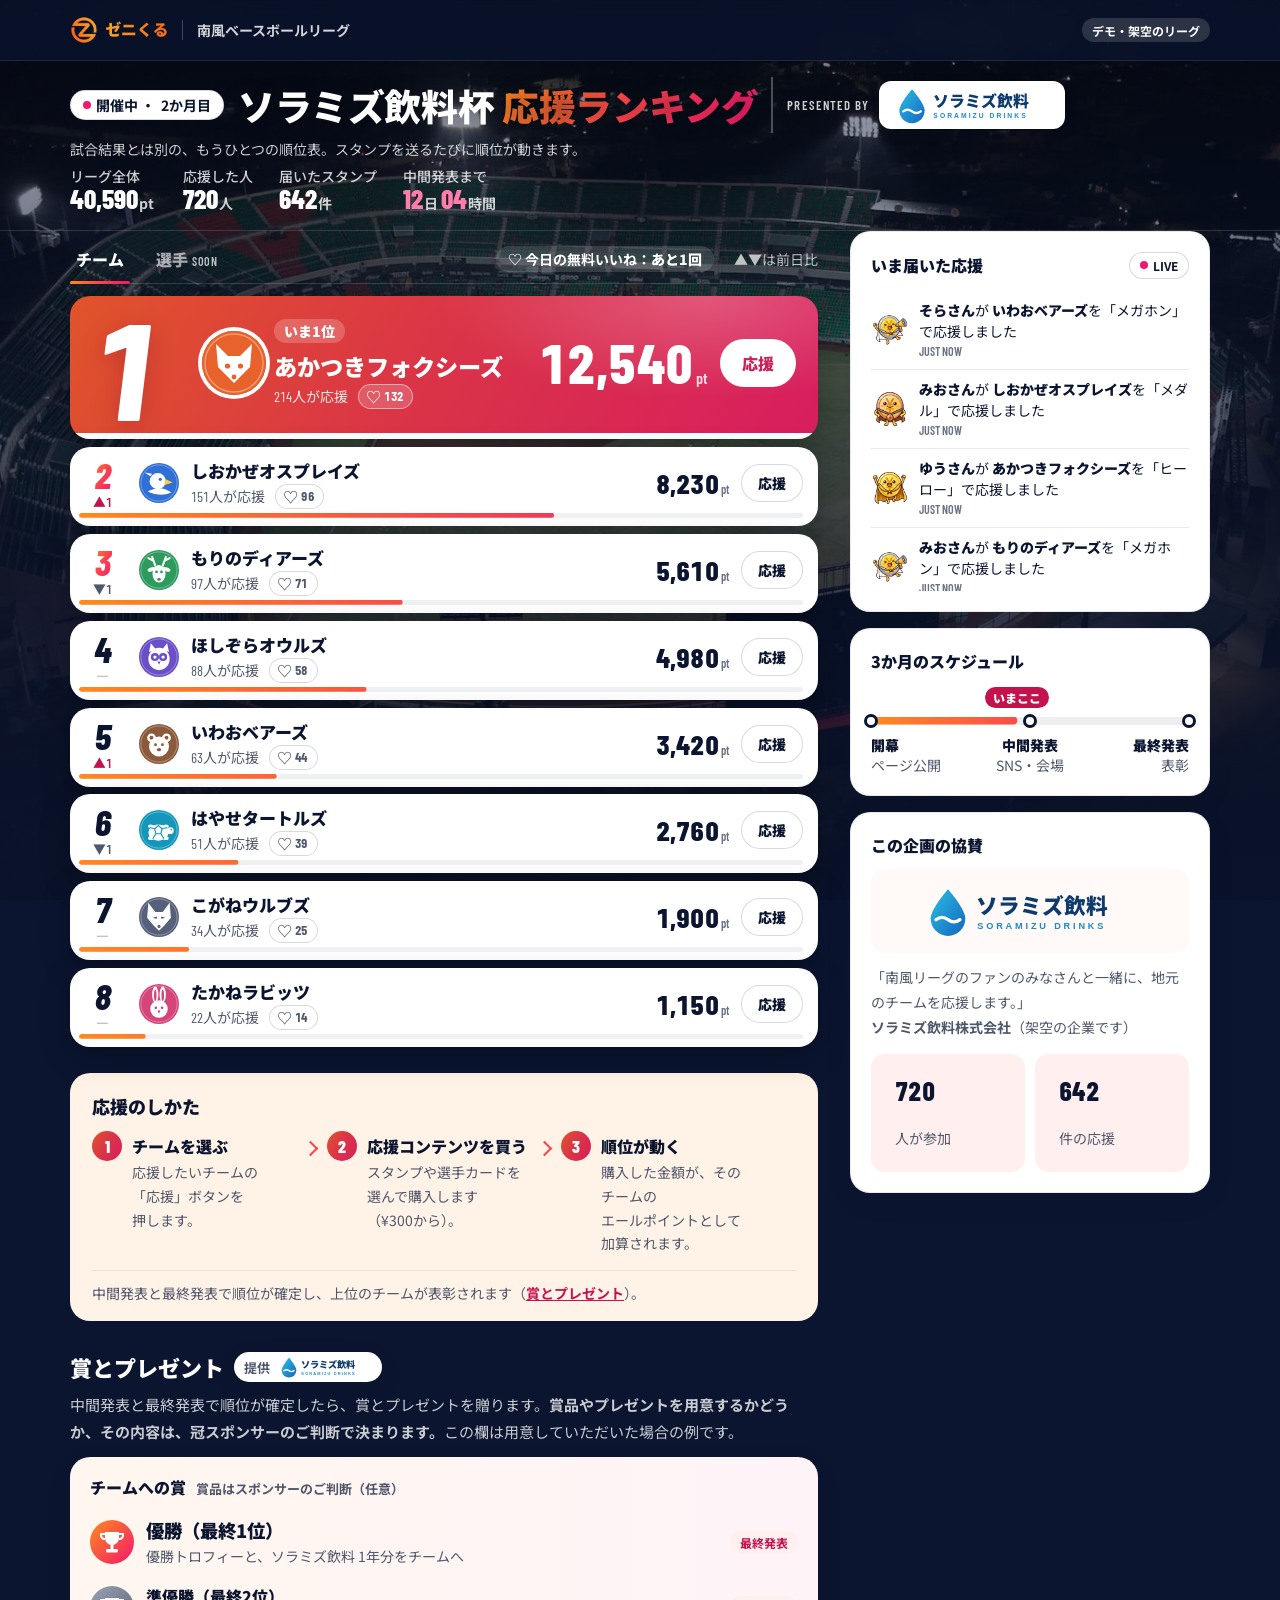
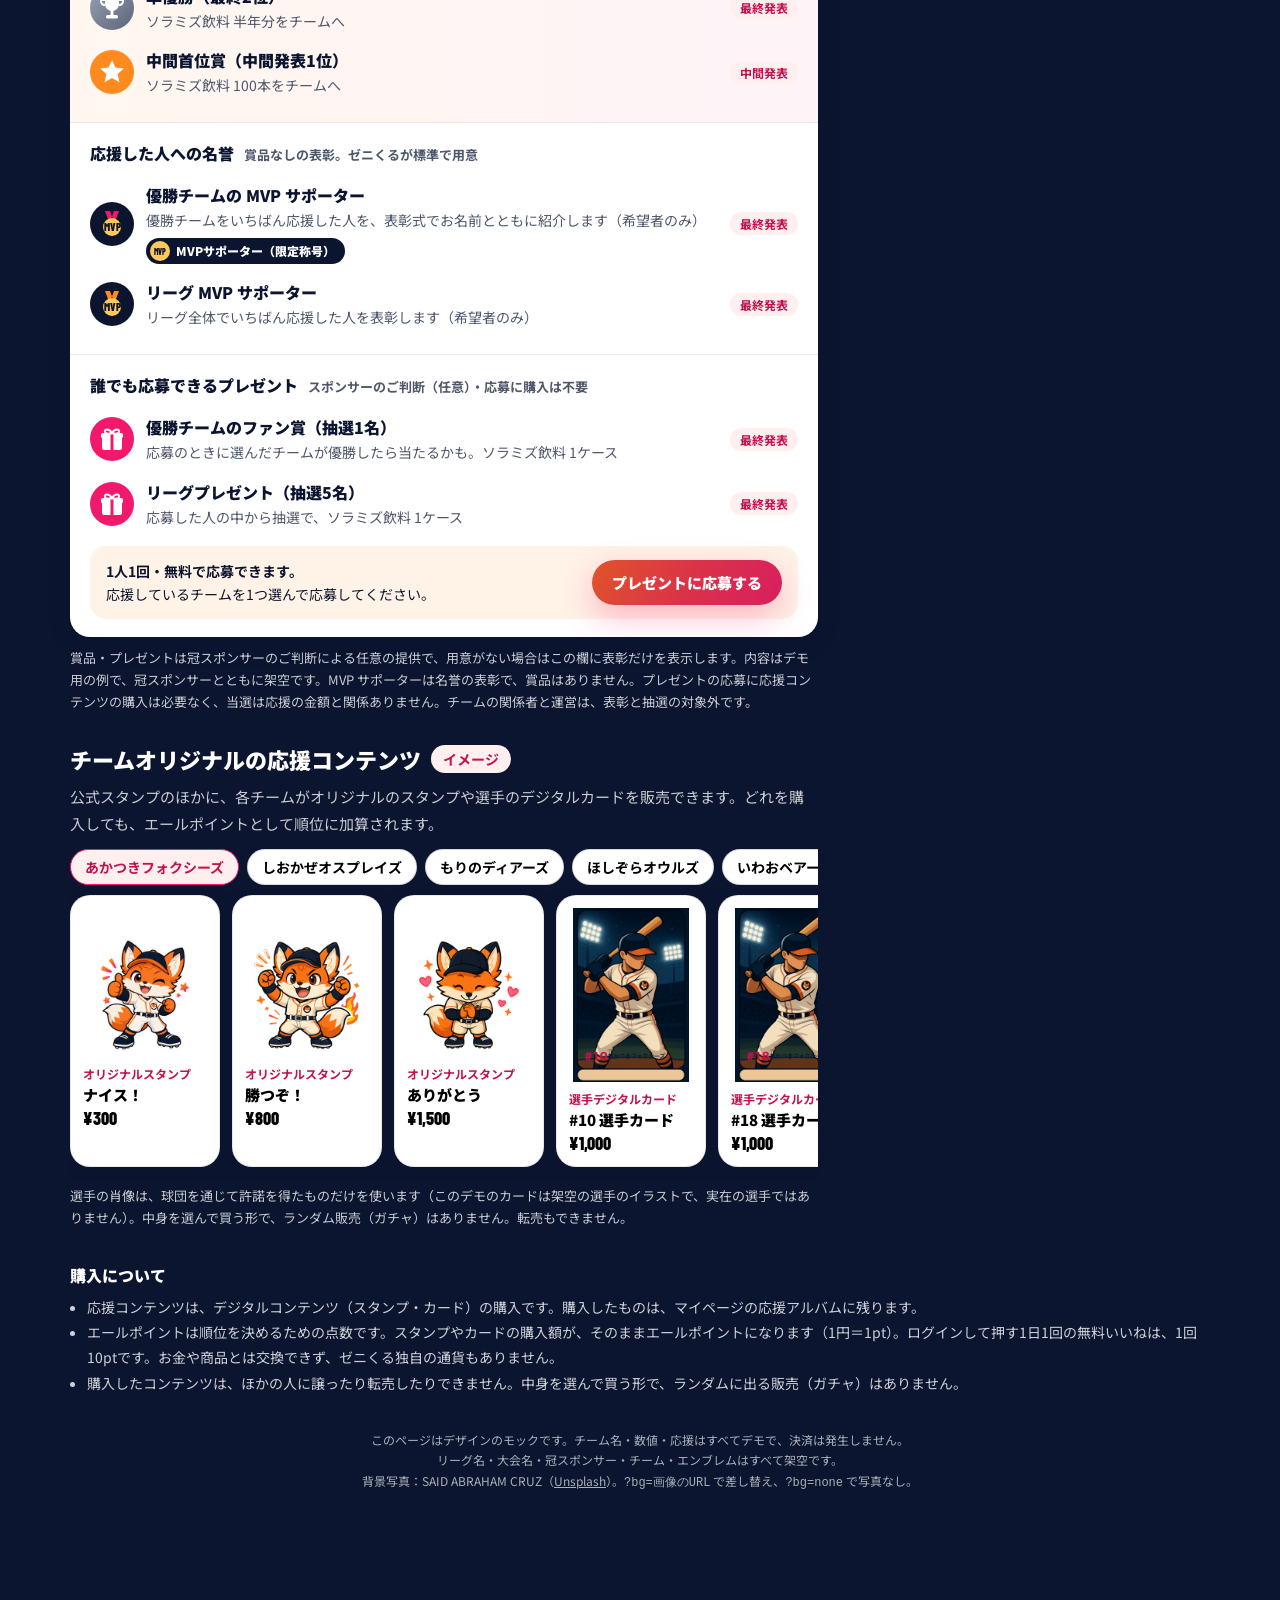
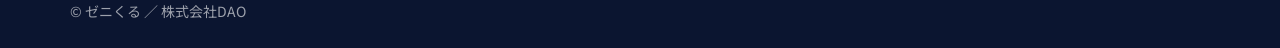
<file: design/v2/league.html>
<!DOCTYPE html>
<html lang="ja">
<head>
<meta charset="UTF-8">
<meta name="viewport" content="width=device-width, initial-scale=1.0">
<meta name="robots" content="noindex, nofollow">
<title>リーグ応援ランキング モック v2 | ゼニくる デザイン</title>
<!--
  リーグの応援ランキング（営業資料 p5「〇〇杯 応援ランキング」）の動くモック。v2 トークン（tokens.css）の最初の適用先。
  アプリでの置き場所: 公開ページ /s/[seasonId]（Season＝3か月の企画、Program＝リーグ、Tenant＝運営団体）。
  ・データはすべてデモ。チーム名・冠スポンサー・大会名は【要確認】のまま。決済は発生しない
  ・「応援する」→ スタンプを選んで送る → スコアが伸び、抜けば順位が入れ替わる、までを触れる
  ・右の「いま届いた応援」は数秒ごとにデモの応援が届き、順位が動く（?live=0 で止める）
  ・「選手」タブは設計のみ（法務の回答後に実装）
-->
<link rel="preconnect" href="https://fonts.googleapis.com">
<link href="https://fonts.googleapis.com/css2?family=Noto+Sans+JP:wght@400;500;700;900&family=Barlow+Condensed:ital,wght@0,600;0,800;1,800&display=swap" rel="stylesheet">
<link rel="stylesheet" href="tokens.css?v=20261001b">
<style>
  /* ---------- レイアウト ---------- */
  .wrap{max-width:1180px;margin:0 auto;padding:0 20px}
  .aside{margin-top:20px}
  @media (min-width:1024px){ .aside{margin-top:0} .grid{display:grid;grid-template-columns:minmax(0,1fr) 360px;gap:32px;align-items:start} .aside{position:sticky;top:84px} }

  /* ---------- ヘッダー ---------- */
  header.top{position:sticky;top:0;z-index:30;background:rgba(255,250,247,.86);backdrop-filter:blur(12px);border-bottom:1px solid var(--line)}
  header.top .wrap{display:flex;align-items:center;gap:14px;height:60px}
  .logo{display:flex;align-items:center;gap:8px;font-weight:900;font-size:1.125rem;text-decoration:none;color:var(--ink)}
  .logo img{height:28px;width:auto}
  .demo-chip{margin-left:auto;background:var(--blush);color:var(--heat-text);font-size:.75rem}
  body.photo .demo-chip{background:rgba(255,255,255,.14);color:#fff}
  @media (max-width:560px){.demo-chip{display:none}}
  .league-name{font-weight:700;font-size:.875rem;color:var(--ink-muted);border-left:1px solid var(--line-strong);padding-left:14px;white-space:nowrap;overflow:hidden;text-overflow:ellipsis}

  /* ---------- タイトル帯：1段に畳み、主役はランキングに譲る ---------- */
  .strip{background:radial-gradient(70% 140% at 100% 0%,var(--blush) 0%,transparent 70%),radial-gradient(50% 120% at 0% 100%,var(--peach) 0%,transparent 70%);border-bottom:1px solid var(--line)}
  .strip-in{display:flex;flex-wrap:wrap;align-items:center;justify-content:space-between;gap:10px 28px;padding:16px 20px}
  .live{background:var(--surface);border:1px solid var(--line-strong);color:var(--ink)}
  .live i{width:8px;height:8px;border-radius:50%;background:var(--heat-3);box-shadow:0 0 0 0 rgba(242,24,108,.5);animation:pulse 1.6s infinite}
  @keyframes pulse{70%{box-shadow:0 0 0 8px rgba(242,24,108,0)}100%{box-shadow:0 0 0 0 rgba(242,24,108,0)}}
  .ttl{display:flex;flex-wrap:wrap;align-items:center;gap:6px 14px;min-width:0}
  .ttl h1{margin:0;font-weight:900;line-height:1.15;font-size:clamp(1.6rem,3.2vw,2.3rem);letter-spacing:-.01em;white-space:nowrap}
  /* 冠スポンサー：タイトルと一続きで読ませる（テレビ中継の冠と同じ位置） */
  .lockup{display:inline-flex;align-items:center;gap:10px;text-decoration:none;color:var(--ink);padding:4px 4px 4px 14px;border-left:2px solid var(--line-strong)}
  .lockup .by{font-family:var(--font-num);font-weight:600;font-size:.8rem;letter-spacing:.08em;text-transform:uppercase;color:var(--ink-muted);white-space:nowrap}
  .lockup .logo-mini{display:grid;place-items:center;height:48px;padding:4px 14px;border-radius:12px;background:#fff;box-shadow:0 4px 14px rgba(11,21,48,.12)}
  .lockup .sp-logo{height:38px;width:auto;display:block}
  .lockup img{height:40px;width:auto;display:block} /* 本番はロゴ画像。高さ40pxに揃える */
  .lockup:hover .logo-mini{border-color:var(--heat-2)}
  .ttl .lead{margin:0;font-size:.875rem;color:var(--ink-muted);flex-basis:100%}
  .kpis{display:flex;gap:6px 26px;margin:0;flex-wrap:wrap}
  .kpis div{line-height:1.1}
  .kpis dt{font-size:.875rem;color:var(--ink-muted);font-weight:500}
  .kpis dd{margin:0;font-family:var(--font-num);font-weight:800;font-size:1.7rem}
  .kpis dd small{font-family:var(--font-ja);font-size:.875rem;font-weight:700;color:var(--ink-muted);margin:0 3px 0 1px}
  .kpis .cd dd{color:var(--heat-text)}
  /* スマホだけ：最新の応援が流れる1行 */
  .ticker{display:flex;align-items:center;gap:8px;padding:8px 20px;border-top:1px solid var(--line);background:rgba(255,255,255,.7);font-size:.875rem;overflow:hidden;white-space:nowrap}
  .ticker img{width:26px;height:26px;object-fit:contain;flex:none}
  .ticker span{overflow:hidden;text-overflow:ellipsis}
  .ticker b{font-weight:900}
  .ticker .in{animation:feedin var(--dur-mid) var(--ease-out)}
  @media (min-width:1024px){.ticker{display:none}}
  @media (max-width:560px){.kpis{gap:4px 18px}.kpis dd{font-size:1.35rem}.kpis .hide-sp{display:none}}

  /* ---------- タブ ---------- */
  .tabs{display:flex;gap:6px;margin:4px 0 12px;border-bottom:1px solid var(--line)}
  .tab{appearance:none;background:none;border:0;padding:12px 6px;margin-right:14px;font:inherit;font-weight:900;font-size:1rem;color:var(--ink-subtle);cursor:pointer;position:relative}
  .tab[aria-selected=true]{color:var(--ink)}
  .tab[aria-selected=true]::after{content:"";position:absolute;left:0;right:0;bottom:-1px;height:3px;border-radius:3px;background:var(--heat-grad)}
  .tab .soon{font-size:.75rem;font-family:var(--font-num);font-weight:600;letter-spacing:.06em;color:var(--ink-subtle);margin-left:4px}

  /* ---------- ランキング行 ---------- */
  .rank-head{display:flex;justify-content:space-between;align-items:baseline;gap:12px;margin-bottom:10px}
  .rank-head h2{margin:0;font-size:1.5rem;font-weight:900}
  .rank-head .note{font-size:.875rem;color:var(--ink-muted)}
  ol.board{list-style:none;margin:0;padding:0;display:flex;flex-direction:column;gap:8px}
  .row{position:relative;display:grid;grid-template-columns:48px 40px minmax(0,1fr) auto auto;align-items:center;gap:12px;
    background:var(--surface);border:1px solid var(--line);border-radius:var(--r-card);padding:10px 14px 16px 8px;box-shadow:var(--shadow-card);will-change:transform}
  .rk{text-align:center;line-height:1}
  .rk .n{font-family:var(--font-num);font-weight:800;font-style:italic;font-size:2.2rem}
  .row:nth-child(-n+3) .rk .n{background:var(--heat-grad-diag);-webkit-background-clip:text;background-clip:text;-webkit-text-fill-color:transparent}
  .rk .d{display:block;font-family:var(--font-num);font-weight:600;font-size:.8rem;margin-top:2px;color:var(--ink-subtle);white-space:nowrap}
  .rk .d.up{color:var(--heat-text)} .rk .d.down{color:var(--ink-muted)}
  .emb{width:40px;height:40px;border-radius:50%;display:block}
  .emb svg{display:block;width:100%;height:100%}
  .who{min-width:0}
  .who .nm{font-weight:900;font-size:1.0625rem;white-space:nowrap;overflow:hidden;text-overflow:ellipsis}
  .who .sub .pp{white-space:nowrap}
  .who .sub{font-size:.875rem;color:var(--ink-muted);margin-top:1px;display:flex;align-items:center;gap:10px;flex-wrap:nowrap}
  /* 毎日1回の無料いいね（1日1チーム・日本時間0時にリセット） */
  .like{appearance:none;display:inline-flex;align-items:center;gap:3px;border:1.5px solid var(--line-strong);background:#fff;color:var(--ink-muted);border-radius:var(--r-pill);padding:1px 9px 1px 7px;font:inherit;font-size:.8125rem;font-weight:700;cursor:pointer;line-height:1.6;transition:transform var(--dur-fast) var(--ease-pop)}
  .like .hrt{font-size:.95rem;line-height:1}
  .like:hover{border-color:var(--heat-3);color:var(--heat-text)}
  .like[aria-pressed=true]{background:var(--heat-3);border-color:var(--heat-3);color:#fff}
  .like.spent:not([aria-pressed=true]){opacity:.45}
  .like:active{transform:scale(.92)}
  .row.top .like{background:rgba(255,255,255,.18);border-color:rgba(255,255,255,.5);color:#fff}
  .row.top .like[aria-pressed=true]{background:#fff;color:var(--heat-text)}
  .daily{align-self:center;margin-left:auto;margin-right:14px;font-size:.875rem;font-weight:700;color:var(--heat-text);background:var(--blush);border-radius:var(--r-pill);padding:3px 12px;white-space:nowrap}
  .daily b{font-weight:900}
  body.photo .daily{background:rgba(255,255,255,.14);color:#fff}
  @media (max-width:560px){.tabs-note{display:none}.daily{margin-right:0;font-size:.75rem;padding:3px 10px}.daily .long{display:none}.tab{margin-right:8px}}
  .tab{white-space:nowrap}
  .score{text-align:right;line-height:1;white-space:nowrap}
  .score .v{font-family:var(--font-num);font-weight:800;font-size:1.7rem}
  .score .u{font-size:.75rem;font-family:var(--font-num);font-weight:600;color:var(--ink-subtle);margin-left:2px}
  .row .go{padding:8px 16px;font-size:.875rem}
  /* 熱量バー：全幅のグラデを clip で切る＝短いバーはオレンジ、長いほどマゼンタまで届く */
  .bar{position:absolute;left:8px;right:14px;bottom:7px;height:5px;border-radius:5px;background:rgba(11,21,48,.06);overflow:hidden}
  .bar i{position:absolute;inset:0;background:var(--heat-grad);clip-path:inset(0 calc(100% - var(--p,0)*1%) 0 0 round 5px);transition:clip-path var(--dur-slow) var(--ease-out)}

  /* ---------- 1位の行＝このページの主役。巨大な「1」が行からはみ出す ---------- */
  .row.top{grid-template-columns:120px 60px minmax(0,1fr) auto auto;padding:22px 22px 30px 0;border:0;background:var(--heat-grad-btn);color:#fff;box-shadow:var(--shadow-heat);overflow:hidden}
  .row.top .upflag{top:10px;background:#fff;color:var(--heat-text)}
  .row.top::before{content:"";position:absolute;inset:0;background:radial-gradient(60% 120% at 85% 0%,rgba(255,255,255,.22),transparent 60%);pointer-events:none}
  .row.top .rk{align-self:stretch;display:flex;flex-direction:column;justify-content:center;margin:-22px 0 -30px}
  .row.top .rk .n{font-size:8.5rem;line-height:.78;-webkit-text-fill-color:#fff;background:none;margin-left:-10px;text-shadow:0 6px 24px rgba(120,0,40,.25)}
  .row.top .rk .d{color:rgba(255,255,255,.9);position:absolute;left:14px;top:12px}
  .row.top .rk .d.same{display:none}
  .row.top .emb{width:64px;height:64px;border-radius:50%;box-shadow:0 0 0 4px #fff}
  .row.top .who .nm{font-size:1.45rem;white-space:nowrap;overflow:hidden;text-overflow:ellipsis}
  .row.top .who .sub{color:rgba(255,255,255,.88)}
  .row.top .who .crown{display:inline-block;font-size:.875rem;font-weight:900;background:rgba(255,255,255,.2);border-radius:var(--r-pill);padding:2px 10px;margin-bottom:6px}
  .row .who .crown{display:none} .row.top .who .crown{display:inline-block}
  .row.top .score .v{font-size:3.4rem}
  .row.top .score .u{color:rgba(255,255,255,.85);font-size:1rem}
  .row.top .go{background:#fff;color:var(--heat-text);border:0;padding:12px 22px;font-size:1rem}
  .row.top .bar{background:rgba(255,255,255,.22);left:0;right:0;bottom:0;height:6px;border-radius:0}
  .row.top .bar i{background:#fff;clip-path:none}
  /* 応援された瞬間：+pt が浮かぶ（hitFx） */
  .score{position:relative}
  .plus{position:absolute;right:100%;top:50%;margin:-.7em 10px 0 0;font-weight:800;font-size:1.15rem;color:var(--heat-text);white-space:nowrap;pointer-events:none}
  .row.top .plus{color:#fff;font-size:1.5rem}
  .upflag{position:absolute;right:14px;top:-12px;background:var(--heat-grad-btn);color:#fff;font-weight:900;font-size:.875rem;padding:4px 12px;border-radius:var(--r-pill);
    box-shadow:var(--shadow-heat);animation:upflag 2.4s var(--ease-pop) forwards;z-index:3}
  @keyframes upflag{0%{transform:translateY(8px) scale(.6);opacity:0}12%{transform:none;opacity:1}80%{opacity:1}100%{opacity:0;transform:translateY(-6px)}}
  @media (max-width:560px){
    .row{grid-template-columns:38px 34px minmax(0,1fr) auto;gap:9px;padding:9px 10px 15px 4px}
    .rk .n{font-size:1.9rem} .emb{width:34px;height:34px}
    .who .nm{font-size:1rem}
    .score .v{font-size:1.35rem}
    .row .go{grid-column:4;padding:5px 12px;font-size:.8125rem;justify-self:end}
    .row .score{grid-row:1;grid-column:4}
    .row{grid-template-rows:auto auto}
    .row .rk,.row .emb,.row .who{grid-row:1/3}
    .row.top{grid-template-columns:78px 44px minmax(0,1fr) auto;padding:16px 14px 22px 0}
    .row.top .rk{margin:-16px 0 -22px}
    .row.top .rk .n{font-size:5.6rem;margin-left:-6px}
    .row.top .emb{width:46px;height:46px}
    .row.top .who .nm{font-size:1.2rem}
    .row.top .score .v{font-size:2.1rem}
    .row.top .go{padding:8px 14px;font-size:.875rem}
    .row.top .who .crown{display:none}
    /* スマホの1位：1段目＝順位・エンブレム・名前、2段目＝スコアと応援ボタン（名前を折らない） */
    .row.top{grid-template-columns:62px 46px minmax(0,1fr);grid-template-rows:auto auto;row-gap:8px;padding:16px 14px 20px 0}
    .row.top .rk{grid-row:1/3;grid-column:1}
    .row.top .emb{grid-row:1;grid-column:2}
    .row.top .who{grid-row:1;grid-column:3}
    .row.top .who .nm{font-size:1.15rem;white-space:nowrap;overflow:hidden;text-overflow:ellipsis}
    .row.top .score{grid-row:2;grid-column:2/4;justify-self:start;text-align:left}
    .row.top .go{grid-row:2;grid-column:3;justify-self:end;align-self:center}
    .row.top .rk .n{font-size:5rem}
    .ttl h1{font-size:1.45rem}
    .row.top .who .sub{white-space:nowrap;overflow:hidden;text-overflow:ellipsis}
    .ttl .lead{display:none}
    .lockup{border-left:0;padding-left:0;flex-basis:100%}
    .lockup .logo-mini{height:40px;padding:3px 12px}
    .lockup .sp-logo{height:32px}
    .strip-in{padding-top:12px;padding-bottom:12px}
  }

  /* ---------- 応援のしかた（3ステップ・左から右への流れ） ---------- */
  .how{margin:26px 0 0;padding:20px 22px 18px;border-radius:var(--r-card);background:var(--peach)}
  .how h2{margin:0 0 12px;font-size:1.125rem;font-weight:900}
  .steps{list-style:none;margin:0;padding:0;display:grid;grid-template-columns:repeat(3,1fr);gap:0}
  .steps li{position:relative;display:flex;gap:10px;align-items:flex-start;padding-right:30px}
  .steps li:not(:last-child)::after{content:"";position:absolute;right:11px;top:12px;width:9px;height:9px;border-top:2.5px solid var(--heat-2);border-right:2.5px solid var(--heat-2);transform:rotate(45deg)}
  .steps .no{flex:none;width:30px;height:30px;border-radius:50%;display:grid;place-items:center;background:var(--heat-grad-btn);color:#fff;font-family:var(--font-num);font-weight:800;font-size:1.1rem}
  .steps b{display:block;font-weight:900;font-size:1rem;line-height:1.4;margin-top:4px}
  .steps p{margin:4px 0 0;font-size:.875rem;line-height:1.7;color:var(--ink-muted);word-break:auto-phrase}
  .how-after{margin:14px 0 0;padding-top:12px;border-top:1px solid rgba(11,21,48,.08);font-size:.875rem;color:var(--ink-muted)}
  .how-after a{color:var(--heat-text);font-weight:700}
  @media (max-width:640px){
    .steps{grid-template-columns:1fr;gap:22px}
    .steps li{padding-right:0}
    .steps li:not(:last-child)::after{right:auto;left:11px;top:auto;bottom:-15px;transform:rotate(135deg)}
  }
  /* ---------- 購入について（注記はここにまとめる） ---------- */
  .buy-notes{margin-top:34px}
  .buy-notes h2{margin:0 0 8px;font-size:1rem;font-weight:900}
  .buy-notes ul{margin:0;padding-left:1.2em;font-size:.875rem;line-height:1.8;color:var(--ink-muted)}
  body.photo .buy-notes h2{color:#fff} body.photo .buy-notes ul{color:rgba(255,255,255,.8)}

  /* ---------- 選手タブ（設計のみ） ---------- */
  .players{border:2px dashed var(--line-strong);border-radius:var(--r-card);padding:28px 22px;background:var(--surface)}
  .players h3{margin:0 0 8px;font-size:1.25rem;font-weight:900}
  .players p{margin:0;color:var(--ink-muted);line-height:1.8;font-size:.9375rem}

  /* ---------- サイド ---------- */
  .panel{padding:20px;margin-bottom:16px}
  .panel h3{margin:0 0 12px;font-size:1rem;font-weight:900;display:flex;align-items:center;justify-content:space-between}
  .tl{position:relative;height:8px;border-radius:8px;background:rgba(11,21,48,.07);margin:44px 0 10px}
  .tl i{position:absolute;inset:0;background:var(--heat-grad);clip-path:inset(0 calc(100% - var(--p)*1%) 0 0 round 8px)}
  .tl .dot{position:absolute;top:50%;width:14px;height:14px;border-radius:50%;background:#fff;border:3px solid var(--ink);transform:translate(-50%,-50%)}
  .tl .now{position:absolute;top:-30px;transform:translateX(-50%);font-size:.75rem;font-weight:900;color:#fff;background:var(--heat-text);padding:2px 8px;border-radius:var(--r-pill);white-space:nowrap}
  .tl-labels{display:grid;grid-template-columns:repeat(3,1fr);font-size:.875rem;gap:6px}
  .tl-labels div:nth-child(2){text-align:center} .tl-labels div:nth-child(3){text-align:right}
  .tl-labels b{display:block;font-weight:900}
  .tl-labels span{color:var(--ink-muted)}
  .count{display:flex;align-items:baseline;gap:4px;margin-top:16px;padding-top:14px;border-top:1px solid var(--line)}
  .count .k{font-size:.875rem;font-weight:700;margin-right:auto}
  .count .v{font-family:var(--font-num);font-weight:800;font-size:1.9rem;line-height:1}
  .count .u{font-size:.875rem;color:var(--ink-muted);margin-right:6px}
  ul.feed{list-style:none;margin:0;padding:0;max-height:300px;overflow:hidden}
  .feed li{display:flex;gap:10px;align-items:center;padding:9px 0;border-bottom:1px solid var(--line);font-size:.875rem;line-height:1.5;animation:feedin var(--dur-mid) var(--ease-out)}
  .feed li:last-child{border-bottom:0}
  .feed img{width:38px;height:38px;flex:none;object-fit:contain}
  .feed b{font-weight:900}
  .feed .t{display:block;color:var(--ink-subtle);font-size:.75rem;font-family:var(--font-num);font-weight:600}
  .feed li.mine{background:var(--blush);margin:0 -10px;padding:9px 10px;border-radius:12px}
  @keyframes feedin{from{opacity:0;transform:translateY(-10px)}to{opacity:1;transform:none}}
  .sponsor .logo-slot{height:84px;border-radius:14px;display:grid;place-items:center;background:var(--canvas)}
  .sponsor .logo-slot .sp-logo{height:52px;width:auto}
  .sponsor p{font-size:.875rem;line-height:1.8;color:var(--ink-muted);margin:12px 0 0}
  .sponsor .proof{display:grid;grid-template-columns:1fr 1fr;gap:10px;margin-top:14px}
  .sponsor .proof div{background:var(--blush);border-radius:14px;padding:12px}
  .sponsor .proof .v{font-family:var(--font-num);font-weight:800;font-size:1.6rem;line-height:1}
  .sponsor .proof .k{font-size:.875rem;color:var(--ink-muted)}

  /* ---------- スマホ下部の固定CTA ---------- */
  .dock{position:fixed;left:0;right:0;bottom:0;z-index:40;padding:10px 16px calc(10px + env(safe-area-inset-bottom));background:rgba(255,250,247,.94);backdrop-filter:blur(10px);border-top:1px solid var(--line)}
  .dock .btn{width:100%;padding:15px;font-size:1.0625rem}
  @media (min-width:1024px){.dock{display:none}}
  body{padding-bottom:88px} @media (min-width:1024px){body{padding-bottom:0}}

  /* ---------- スタンプを送るシート ---------- */
  .scrim{position:fixed;inset:0;background:rgba(11,21,48,.5);z-index:60;opacity:0;pointer-events:none;transition:opacity var(--dur-mid)}
  .scrim.on{opacity:1;pointer-events:auto}
  .sheet{position:fixed;z-index:61;left:0;right:0;bottom:0;background:var(--surface);border-radius:24px 24px 0 0;padding:10px 20px calc(20px + env(safe-area-inset-bottom));
    transform:translateY(105%);transition:transform var(--dur-mid) var(--ease-out);max-height:92vh;overflow:auto}
  .sheet.on{transform:none}
  @media (min-width:720px){.sheet{left:50%;right:auto;bottom:auto;top:50%;width:560px;border-radius:24px;transform:translate(-50%,-44%) scale(.96);opacity:0;pointer-events:none;transition:transform var(--dur-mid) var(--ease-pop),opacity var(--dur-fast)}
    .sheet.on{transform:translate(-50%,-50%);opacity:1;pointer-events:auto}}
  .grab{width:44px;height:5px;border-radius:5px;background:var(--line-strong);margin:0 auto 14px}
  @media (min-width:720px){.grab{display:none}}
  .sheet h2{margin:0;font-size:1.25rem;font-weight:900}
  .sheet .to{font-size:.875rem;color:var(--ink-muted);margin-top:4px}
  .teampick{display:flex;gap:8px;overflow-x:auto;padding:12px 0 4px;scrollbar-width:none}
  .teampick button{flex:none;border:1.5px solid var(--line-strong);background:#fff;border-radius:var(--r-pill);padding:7px 14px;font:inherit;font-weight:700;font-size:.875rem;cursor:pointer;white-space:nowrap}
  .teampick button[aria-pressed=true]{border-color:var(--heat-3);background:var(--blush);color:var(--heat-text)}
  .stamps{display:grid;grid-template-columns:repeat(5,1fr);gap:8px;margin:14px 0 0}
  .stamp{appearance:none;border:2px solid var(--line);background:var(--canvas);border-radius:16px;padding:8px 4px 10px;cursor:pointer;display:flex;flex-direction:column;align-items:center;gap:4px;font:inherit;transition:transform var(--dur-fast) var(--ease-pop),border-color var(--dur-fast)}
  .stamp img{width:100%;max-width:74px;aspect-ratio:1;object-fit:contain;transition:transform var(--dur-mid) var(--ease-pop)}
  .stamp .nm{font-size:.875rem;font-weight:900;white-space:nowrap}
  .stamp .pr{font-family:var(--font-num);font-weight:800;font-size:1rem}
  .stamp[aria-pressed=true]{border-color:var(--heat-3);background:var(--blush);transform:translateY(-3px)}
  .stamp[aria-pressed=true] img{transform:scale(1.12) rotate(-6deg)}
  @media (max-width:420px){.stamp .nm{font-size:.75rem}}
  /* 応援コンテンツの種類（公式／チームオリジナル／選手カード） */
  .cats{display:flex;gap:4px;margin:14px 0 0;padding:4px;background:var(--canvas);border-radius:var(--r-pill);border:1px solid var(--line)}
  .cats button{flex:1;appearance:none;border:0;background:none;border-radius:var(--r-pill);padding:8px 6px;font:inherit;font-weight:900;font-size:.875rem;color:var(--ink-muted);cursor:pointer;white-space:nowrap}
  .cats button[aria-selected=true]{background:#fff;color:var(--ink);box-shadow:0 2px 10px rgba(11,21,48,.1)}
  .stamps.cols3{grid-template-columns:repeat(3,1fr)}
  .stamp.card img{aspect-ratio:5/7;max-width:96px}
  .stamp .tag{font-size:.75rem;font-weight:700;color:var(--heat-text)}
  .card-note{font-size:.8125rem;color:var(--ink-muted);margin:10px 0 0;line-height:1.6}

  /* ---------- 賞とプレゼント（チームへの賞／応援した人への名誉／誰でも応募できる抽選）---------- */
  .awards{margin:30px 0 0}
  .aw-head{display:flex;align-items:center;gap:10px;flex-wrap:wrap}
  .aw-head h2{margin:0;font-size:1.375rem;font-weight:900}
  .aw-head .by{display:inline-flex;align-items:center;gap:8px;background:#fff;border-radius:var(--r-pill);padding:4px 12px 4px 10px;font-size:.8125rem;font-weight:700;color:var(--ink-muted);box-shadow:var(--shadow-card)}
  .aw-head .by .sp-logo{height:22px;width:auto}
  .aw-lead{margin:8px 0 12px;font-size:.9375rem;line-height:1.8;color:var(--ink-muted)}
  body.photo .aw-head h2{color:#fff} body.photo .aw-lead,body.photo .awards .fine{color:rgba(255,255,255,.78)}
  .aw-card{background:var(--surface);border-radius:var(--r-card);box-shadow:var(--shadow-card);overflow:hidden}
  .aw-group{padding:18px 20px}
  .aw-group+.aw-group{border-top:1px solid var(--line)}
  .aw-group h3{margin:0 0 10px;display:flex;align-items:baseline;gap:10px;font-size:1rem;font-weight:900}
  .aw-group h3 small{font-size:.8125rem;font-weight:700;color:var(--ink-muted)}
  .aw-row{display:grid;grid-template-columns:44px minmax(0,1fr) auto;gap:12px;align-items:center;padding:8px 0}
  .aw-row .ic{width:44px;height:44px}
  .aw-row .t{font-weight:900;font-size:1rem}
  .aw-row .d{font-size:.875rem;color:var(--ink-muted);margin-top:2px;line-height:1.6}
  .aw-row .when{font-size:.75rem;font-weight:700;color:var(--heat-text);background:var(--blush);border-radius:var(--r-pill);padding:3px 10px;white-space:nowrap}
  .aw-group.team{background:linear-gradient(90deg,rgba(255,138,31,.07),rgba(242,24,108,.05))}
  .aw-group.team .aw-row:first-of-type .t{font-size:1.15rem}
  .aw-cta{display:flex;align-items:center;justify-content:space-between;gap:12px;flex-wrap:wrap;margin-top:10px;padding:14px 16px;border-radius:16px;background:var(--peach)}
  .aw-cta p{margin:0;font-size:.875rem;line-height:1.6}
  .aw-cta .btn{padding:12px 20px;font-size:.9375rem}
  .badge-mvp{display:flex;width:max-content;align-items:center;gap:6px;background:var(--night);color:#fff;border-radius:var(--r-pill);padding:3px 10px 3px 4px;font-size:.75rem;font-weight:900;margin-top:6px}
  .badge-mvp svg{width:20px;height:20px}
  .awards .fine{font-size:.8125rem;color:var(--ink-muted);line-height:1.7;margin:10px 0 0}
  @media (max-width:560px){.aw-group h3{flex-direction:column;gap:2px}.aw-row{grid-template-columns:38px minmax(0,1fr)}.aw-row .ic{width:38px;height:38px}.aw-row .when{grid-column:2;justify-self:start}}

  /* ---------- チームオリジナルの応援コンテンツ（一覧） ---------- */
  .goods{margin:30px 0 0}
  .goods-head{display:flex;align-items:center;gap:10px;flex-wrap:wrap}
  .goods-head h2{margin:0;font-size:1.375rem;font-weight:900}
  .goods-head .chip{background:var(--blush);color:var(--heat-text)}
  .goods-lead{margin:8px 0 0;font-size:.9375rem;line-height:1.8;color:var(--ink-muted)}
  .goods .teampick{padding-top:12px}
  .goods-row{display:flex;gap:12px;overflow-x:auto;padding:6px 2px 14px;scroll-snap-type:x mandatory;scrollbar-width:thin}
  .gitem{flex:none;width:150px;scroll-snap-align:start;appearance:none;text-align:left;border:1px solid var(--line);background:var(--surface);border-radius:var(--r-card);padding:12px;cursor:pointer;font:inherit;box-shadow:var(--shadow-card);transition:transform var(--dur-fast) var(--ease-pop),box-shadow var(--dur-fast)}
  .gitem:hover{transform:translateY(-4px);box-shadow:var(--shadow-lift)}
  .gitem img{display:block;width:100%;aspect-ratio:1;object-fit:contain;margin-bottom:8px}
  .gitem.card img{aspect-ratio:5/7}
  .gitem .k{font-size:.75rem;font-weight:700;color:var(--heat-text)}
  .gitem .nm{font-weight:900;font-size:.9375rem;margin-top:2px}
  .gitem .pr{font-family:var(--font-num);font-weight:800;font-size:1.125rem;margin-top:2px}
  .goods .fine{font-size:.8125rem;color:var(--ink-muted);line-height:1.7;margin:4px 0 0}
  .gain{display:flex;justify-content:space-between;align-items:center;margin:16px 0 0;padding:14px 16px;border-radius:16px;background:var(--peach);font-size:.9375rem}
  .gain b{font-family:var(--font-num);font-weight:800;font-size:1.4rem}
  .sheet .send{width:100%;padding:16px;font-size:1.0625rem;margin-top:14px}
  .sheet .fine{font-size:.75rem;color:var(--ink-subtle);text-align:center;margin:10px 0 0;line-height:1.6}


  .tabs-note{align-self:center;font-size:.875rem;color:var(--ink-muted)}

  /* ---------- リーグの写真を全面の背景に（Season.coverImageUrl → Program.coverImageUrl の順で使う想定） ----------
     夜の球場に合わせて紺を重ね、白いカードを浮かせる。カードの外の文字だけ白に切り替える。?bg=none で写真なし */
  .photo-bg{position:fixed;inset:0;z-index:-1;background:var(--night) var(--photo) center 30%/cover no-repeat}
  .photo-bg::after{content:"";position:absolute;inset:0;background:linear-gradient(180deg,rgba(11,21,48,.35) 0%,rgba(11,21,48,.62) 34%,rgba(11,21,48,.8) 70%,rgba(11,21,48,.88) 100%)}
  body.photo{background:var(--night)}
  body.photo .strip{background:none;border-bottom-color:rgba(255,255,255,.14)}
  body.photo .ttl h1{color:#fff;text-shadow:0 2px 18px rgba(0,0,0,.35)}
  body.photo .ttl .lead,body.photo .kpis dt,body.photo .kpis dd small{color:rgba(255,255,255,.8)}
  body.photo .kpis dd{color:#fff}
  body.photo .kpis .cd dd{color:#FF7DAA}
  body.photo .lockup{border-left-color:rgba(255,255,255,.28)}
  body.photo .lockup .by{color:rgba(255,255,255,.8)}
  body.photo .tabs{border-bottom-color:rgba(255,255,255,.16)}
  body.photo .tab{color:rgba(255,255,255,.62)}
  body.photo .tab[aria-selected=true]{color:#fff}
  body.photo .tab .soon,body.photo .tabs-note{color:rgba(255,255,255,.72)}
  body.photo .row{border-color:transparent;box-shadow:0 10px 30px rgba(0,0,0,.28)}
  body.photo .goods-head h2{color:#fff}
  body.photo .goods-lead,body.photo .goods .fine{color:rgba(255,255,255,.78)}
  body.photo .demo-note{color:rgba(255,255,255,.66)}
  body.photo .demo-note a{color:inherit}
  body.photo header.top{background:rgba(11,21,48,.72);border-bottom-color:rgba(255,255,255,.1)}
  body.photo .league-name{color:rgba(255,255,255,.82);border-left-color:rgba(255,255,255,.22)}
  body.photo .ticker{background:rgba(255,255,255,.08);border-top-color:rgba(255,255,255,.12);color:#fff}
  body.photo .dock{background:rgba(11,21,48,.82);border-top-color:rgba(255,255,255,.1)}
  /* ---------- 支払う画面（シートの2段目） ---------- */
  #payView h2{margin:4px 0 12px;font-size:1.25rem;font-weight:900}
  .back{appearance:none;border:0;background:none;font:inherit;font-size:.875rem;font-weight:700;color:var(--ink-muted);cursor:pointer;padding:4px 0}
  .order{display:grid;grid-template-columns:56px minmax(0,1fr) auto;gap:12px;align-items:center;padding:12px;border-radius:16px;background:var(--canvas);border:1px solid var(--line)}
  .order img{width:56px;height:56px;object-fit:contain}
  .order .nm{font-weight:900}
  .order .tm{font-size:.875rem;color:var(--ink-muted)}
  .order b{font-family:var(--font-num);font-weight:800;font-size:1.4rem}
  .pay-opts{display:flex;flex-direction:column;gap:10px;margin-top:14px}
  .pay-btn{appearance:none;display:grid;grid-template-columns:28px 1fr;align-items:center;column-gap:10px;text-align:left;border-radius:16px;padding:12px 16px;font:inherit;font-weight:900;font-size:1rem;cursor:pointer;transition:transform var(--dur-fast) var(--ease-pop)}
  .pay-btn small{grid-column:2;font-size:.8125rem;font-weight:500;opacity:.8}
  .pay-btn .pi{grid-row:1/3;font-size:1.3rem;text-align:center}
  .pay-btn:active{transform:scale(.98)}
  .pay-btn.wallet{background:#000;color:#fff;border:0}
  .pay-btn.saved{background:#fff;color:var(--ink);border:1.5px solid var(--line-strong)}
  .pay-link{appearance:none;border:0;background:none;font:inherit;font-size:.875rem;font-weight:700;color:var(--ink-muted);text-decoration:underline;cursor:pointer;align-self:center}
  .pay-state{display:flex;align-items:center;justify-content:center;gap:12px;padding:26px 0 10px;font-size:1rem}
  .spin{width:24px;height:24px;border-radius:50%;border:3px solid var(--line-strong);border-top-color:var(--heat-3);animation:spin .8s linear infinite}
  .pay-state.done .spin{animation:none;border-color:#2E9B5E;background:#2E9B5E;position:relative}
  .pay-state.done .spin::after{content:"";position:absolute;left:6px;top:2px;width:6px;height:11px;border:solid #fff;border-width:0 3px 3px 0;transform:rotate(45deg)}
  @keyframes spin{to{transform:rotate(360deg)}}

  /* ---------- 送った瞬間の演出 ---------- */
  .fly{position:fixed;z-index:80;width:84px;height:84px;pointer-events:none;object-fit:contain}
  .spark{position:fixed;z-index:79;width:10px;height:10px;border-radius:3px;pointer-events:none}
  .toast{position:fixed;left:50%;top:84px;z-index:90;transform:translate(-50%,-20px);opacity:0;background:var(--night);color:#fff;border-radius:var(--r-pill);padding:12px 22px;font-weight:900;font-size:.9375rem;box-shadow:var(--shadow-lift);transition:all var(--dur-mid) var(--ease-pop);white-space:nowrap}
  .toast.on{opacity:1;transform:translate(-50%,0)}
  .toast em{font-style:normal;background:var(--heat-grad-diag);-webkit-background-clip:text;background-clip:text;-webkit-text-fill-color:transparent}

  .demo-note{font-size:.75rem;color:var(--ink-subtle);text-align:center;padding:22px 16px 40px;line-height:1.7}
  footer{background:var(--night);color:rgba(255,255,255,.6);font-size:.875rem;padding:28px 0;margin-top:40px}
</style>
</head>
<body>
<div class="photo-bg" aria-hidden="true"></div>
<script>
/* 背景写真：?bg=<画像URL> で差し替え、?bg=none で写真なし。既定はデモ用のフリー素材 */
(function(){
  var q=new URLSearchParams(location.search).get('bg'),src=q===null?'img/bg-ballpark.jpg':q;
  if(src==='none'||!/^(https:\/\/|img\/)/.test(src))return;
  document.body.classList.add('photo');
  document.body.style.setProperty('--photo','url("'+encodeURI(src)+'")');
})();
</script>

<header class="top">
  <div class="wrap">
    <a class="logo" href="#"><img src="../../logo.png" alt="ゼニくる"></a>
    <span class="league-name">南風ベースボールリーグ</span><span class="chip demo-chip">デモ・架空のリーグ</span>
  </div>
</header>

<section class="strip" aria-labelledby="h1">
  <div class="wrap strip-in" style="padding-left:20px;padding-right:20px">
    <div class="ttl">
      <span class="chip live"><i></i>開催中 ・ <span id="phaseLabel">2か月目</span></span>
      <h1 id="h1">ソラミズ飲料杯 <span class="heat-text">応援ランキング</span></h1>
      <a class="lockup" href="#sponsor" aria-label="協賛企業の詳細へ">
        <span class="by">presented by</span>
        <span class="logo-mini"><svg class="sp-logo" viewBox="0 0 200 48" role="img" aria-label="ソラミズ飲料（架空の企業）"><defs><linearGradient id="spg" x1="0" y1="0" x2="1" y2="1"><stop offset="0" stop-color="#2BC0E4"/><stop offset="1" stop-color="#1565C0"/></linearGradient></defs><path d="M24 4C24 4 8 22 8 31a16 16 0 0 0 32 0C40 22 24 4 24 4z" fill="url(#spg)"/><path d="M13 32c4-3 7-3 11 0s7 3 11 0" fill="none" stroke="#fff" stroke-width="3" stroke-linecap="round"/><text x="50" y="27" font-family="Hiragino Sans,Noto Sans JP,sans-serif" font-weight="900" font-size="20" fill="#0D3B6E">ソラミズ飲料</text><text x="51" y="41" font-family="Arial,sans-serif" font-weight="700" font-size="8.5" letter-spacing="2.6" fill="#1E88C8">SORAMIZU DRINKS</text></svg></span>
      </a>
      <p class="lead">試合結果とは別の、もうひとつの順位表。スタンプを送るたびに順位が動きます。</p>
    </div>
    <dl class="kpis">
      <div class="hide-sp"><dt>リーグ全体</dt><dd><span id="stTotal">0</span><small>pt</small></dd></div>
      <div><dt>応援した人</dt><dd><span id="stPeople">0</span><small>人</small></dd></div>
      <div class="hide-sp"><dt>届いたスタンプ</dt><dd><span id="stStamps">0</span><small>件</small></dd></div>
      <div class="cd"><dt>中間発表まで</dt><dd><span id="cdD2">12</span><small>日</small><span id="cdH2">04</span><small>時間</small></dd></div>
    </dl>
  </div>
  <div class="ticker" id="ticker" aria-live="polite"></div>
</section>

<main class="wrap grid">
  <div>
    <div class="tabs" role="tablist">
      <button class="tab" role="tab" aria-selected="true" aria-controls="pTeams" id="tTeams">チーム</button>
      <button class="tab" role="tab" aria-selected="false" aria-controls="pPlayers" id="tPlayers">選手<span class="soon">SOON</span></button>
      <span class="daily" id="daily" aria-live="polite">♡ 今日の<span class="long">無料</span>いいね：<b>あと1回</b></span>
      <span class="note tabs-note">▲▼は前日比</span>
    </div>

    <section id="pTeams" role="tabpanel" aria-labelledby="tTeams">
            <ol class="board" id="board" aria-live="polite"></ol>

      <section class="how" aria-labelledby="howTitle">
        <h2 id="howTitle">応援のしかた</h2>
        <ol class="steps">
          <li><span class="no">1</span><div><b>チームを選ぶ</b><p>応援したいチームの「応援」ボタンを押します。</p></div></li>
          <li><span class="no">2</span><div><b>応援コンテンツを買う</b><p>スタンプや選手カードを選んで購入します（¥300から）。</p></div></li>
          <li><span class="no">3</span><div><b>順位が動く</b><p>購入した金額が、そのチームのエールポイントとして加算されます。</p></div></li>
        </ol>
        <p class="how-after">中間発表と最終発表で順位が確定し、上位のチームが表彰されます（<a href="#awTitle">賞とプレゼント</a>）。</p>
      </section>

      <section class="awards" aria-labelledby="awTitle">
        <div class="aw-head"><h2 id="awTitle">賞とプレゼント</h2><span class="by">提供 <svg class="sp-logo" viewBox="0 0 200 48" role="img" aria-label="ソラミズ飲料（架空の企業）"><defs><linearGradient id="spg3" x1="0" y1="0" x2="1" y2="1"><stop offset="0" stop-color="#2BC0E4"/><stop offset="1" stop-color="#1565C0"/></linearGradient></defs><path d="M24 4C24 4 8 22 8 31a16 16 0 0 0 32 0C40 22 24 4 24 4z" fill="url(#spg3)"/><path d="M13 32c4-3 7-3 11 0s7 3 11 0" fill="none" stroke="#fff" stroke-width="3" stroke-linecap="round"/><text x="50" y="27" font-family="Hiragino Sans,Noto Sans JP,sans-serif" font-weight="900" font-size="20" fill="#0D3B6E">ソラミズ飲料</text><text x="51" y="41" font-family="Arial,sans-serif" font-weight="700" font-size="8.5" letter-spacing="2.6" fill="#1E88C8">SORAMIZU DRINKS</text></svg></span></div>
        <p class="aw-lead">中間発表と最終発表で順位が確定したら、賞とプレゼントを贈ります。<b>賞品やプレゼントを用意するかどうか、その内容は、冠スポンサーのご判断で決まります。</b>この欄は用意していただいた場合の例です。</p>
        <div class="aw-card">
          <div class="aw-group team">
            <h3>チームへの賞 <small>賞品はスポンサーのご判断（任意）</small></h3>
            <div class="aw-row"><svg class="ic" viewBox="0 0 44 44" aria-hidden="true"><defs><linearGradient id="aw1" x1="0" y1="0" x2="1" y2="1"><stop offset="0" stop-color="#FF8A1F"/><stop offset="1" stop-color="#F2186C"/></linearGradient></defs><circle cx="22" cy="22" r="22" fill="url(#aw1)"/><path d="M15 12h14v6a7 7 0 0 1-14 0z" fill="#fff"/><path d="M15 14h-4a4 4 0 0 0 4 5M29 14h4a4 4 0 0 1-4 5" stroke="#fff" stroke-width="2" fill="none"/><rect x="20.5" y="24" width="3" height="5" fill="#fff"/><rect x="16" y="29" width="12" height="3.5" rx="1.5" fill="#fff"/></svg><div><div class="t">優勝（最終1位）</div><div class="d">優勝トロフィーと、ソラミズ飲料 1年分をチームへ</div></div><span class="when">最終発表</span></div>
            <div class="aw-row"><svg class="ic" viewBox="0 0 44 44" aria-hidden="true"><defs><linearGradient id="aw2" x1="0" y1="0" x2="1" y2="1"><stop offset="0" stop-color="#9AA3B5"/><stop offset="1" stop-color="#5B6478"/></linearGradient></defs><circle cx="22" cy="22" r="22" fill="url(#aw2)"/><path d="M15 12h14v6a7 7 0 0 1-14 0z" fill="#fff"/><path d="M15 14h-4a4 4 0 0 0 4 5M29 14h4a4 4 0 0 1-4 5" stroke="#fff" stroke-width="2" fill="none"/><rect x="20.5" y="24" width="3" height="5" fill="#fff"/><rect x="16" y="29" width="12" height="3.5" rx="1.5" fill="#fff"/></svg><div><div class="t">準優勝（最終2位）</div><div class="d">ソラミズ飲料 半年分をチームへ</div></div><span class="when">最終発表</span></div>
            <div class="aw-row"><svg class="ic" viewBox="0 0 44 44" aria-hidden="true"><circle cx="22" cy="22" r="22" fill="#FF8A1F"/><path d="M22 10l3.5 7.6 8.3.9-6.2 5.6 1.8 8.2L22 28.1l-7.4 4.2 1.8-8.2-6.2-5.6 8.3-.9z" fill="#fff"/></svg><div><div class="t">中間首位賞（中間発表1位）</div><div class="d">ソラミズ飲料 100本をチームへ</div></div><span class="when">中間発表</span></div>
          </div>
          <div class="aw-group">
            <h3>応援した人への名誉 <small>賞品なしの表彰。ゼニくるが標準で用意</small></h3>
            <div class="aw-row"><svg class="ic" viewBox="0 0 44 44" aria-hidden="true"><circle cx="22" cy="22" r="22" fill="#0B1530"/><path d="M15 9h5l3 8h-5zM29 9h-5l-3 8h5z" fill="#F2186C"/><circle cx="22" cy="25" r="9" fill="#FFC857"/><text x="22" y="29" text-anchor="middle" font-family="Barlow Condensed,Arial Narrow,sans-serif" font-weight="800" font-size="11" fill="#0B1530">MVP</text></svg><div><div class="t">優勝チームの MVP サポーター</div><div class="d">優勝チームをいちばん応援した人を、表彰式でお名前とともに紹介します（希望者のみ）<span class="badge-mvp"><svg viewBox="0 0 20 20"><circle cx="10" cy="10" r="10" fill="#FFC857"/><text x="10" y="13.5" text-anchor="middle" font-family="Barlow Condensed,Arial Narrow,sans-serif" font-weight="800" font-size="8" fill="#0B1530">MVP</text></svg>MVPサポーター（限定称号）</span></div></div><span class="when">最終発表</span></div>
            <div class="aw-row"><svg class="ic" viewBox="0 0 44 44" aria-hidden="true"><circle cx="22" cy="22" r="22" fill="#0B1530"/><path d="M15 9h5l3 8h-5zM29 9h-5l-3 8h5z" fill="#FF8A1F"/><circle cx="22" cy="25" r="9" fill="#FFC857"/><text x="22" y="29" text-anchor="middle" font-family="Barlow Condensed,Arial Narrow,sans-serif" font-weight="800" font-size="11" fill="#0B1530">MVP</text></svg><div><div class="t">リーグ MVP サポーター</div><div class="d">リーグ全体でいちばん応援した人を表彰します（希望者のみ）</div></div><span class="when">最終発表</span></div>
          </div>
          <div class="aw-group">
            <h3>誰でも応募できるプレゼント <small>スポンサーのご判断（任意）・応募に購入は不要</small></h3>
            <div class="aw-row"><svg class="ic" viewBox="0 0 44 44" aria-hidden="true"><circle cx="22" cy="22" r="22" fill="#F2186C"/><rect x="12" y="20" width="20" height="13" rx="2" fill="#fff"/><rect x="11" y="16" width="22" height="5" rx="1.5" fill="#fff"/><rect x="20.5" y="16" width="3" height="17" fill="#F2186C"/><path d="M22 16c-3-5-8-4-7-1s7 1 7 1c0 0 6 2 7-1s-4-4-7 1z" fill="none" stroke="#fff" stroke-width="2"/></svg><div><div class="t">優勝チームのファン賞（抽選1名）</div><div class="d">応募のときに選んだチームが優勝したら当たるかも。ソラミズ飲料 1ケース</div></div><span class="when">最終発表</span></div>
            <div class="aw-row"><svg class="ic" viewBox="0 0 44 44" aria-hidden="true"><circle cx="22" cy="22" r="22" fill="#F2186C"/><rect x="12" y="20" width="20" height="13" rx="2" fill="#fff"/><rect x="11" y="16" width="22" height="5" rx="1.5" fill="#fff"/><rect x="20.5" y="16" width="3" height="17" fill="#F2186C"/><path d="M22 16c-3-5-8-4-7-1s7 1 7 1c0 0 6 2 7-1s-4-4-7 1z" fill="none" stroke="#fff" stroke-width="2"/></svg><div><div class="t">リーグプレゼント（抽選5名）</div><div class="d">応募した人の中から抽選で、ソラミズ飲料 1ケース</div></div><span class="when">最終発表</span></div>
            <div class="aw-cta"><p><b>1人1回・無料で応募できます。</b><br>応援しているチームを1つ選んで応募してください。</p><button class="btn btn-heat" id="enter">プレゼントに応募する</button></div>
          </div>
        </div>
        <p class="fine">賞品・プレゼントは冠スポンサーのご判断による任意の提供で、用意がない場合はこの欄に表彰だけを表示します。内容はデモ用の例で、冠スポンサーとともに架空です。MVP サポーターは名誉の表彰で、賞品はありません。プレゼントの応募に応援コンテンツの購入は必要なく、当選は応援の金額と関係ありません。チームの関係者と運営は、表彰と抽選の対象外です。</p>
      </section>

      <section class="goods" aria-labelledby="gTitle">
        <div class="goods-head"><h2 id="gTitle">チームオリジナルの応援コンテンツ</h2><span class="chip">イメージ</span></div>
        <p class="goods-lead">公式スタンプのほかに、各チームがオリジナルのスタンプや選手のデジタルカードを販売できます。どれを購入しても、エールポイントとして順位に加算されます。</p>
        <div class="teampick" id="gTeams"></div>
        <div class="goods-row" id="goodsRow"></div>
        <p class="fine">選手の肖像は、球団を通じて許諾を得たものだけを使います（このデモのカードは架空の選手のイラストで、実在の選手ではありません）。中身を選んで買う形で、ランダム販売（ガチャ）はありません。転売もできません。</p>
      </section>
    </section>

    <section id="pPlayers" role="tabpanel" aria-labelledby="tPlayers" hidden>
      <div class="players">
        <h3>選手ランキングは準備中です</h3>
        <p>選手ごとのページと応援、選手デジタルカードは<b>設計だけ先に進めています</b>。<br>
        肖像の許諾の流れと法務の確認が済んでから公開します（段4で設計）。</p>
      </div>
    </section>
  </div>

  <aside class="aside">
    <div class="card panel">
      <h3>いま届いた応援 <span class="chip live" style="font-size:.75rem"><i></i>LIVE</span></h3>
      <ul class="feed" id="feed" aria-live="polite"></ul>
    </div>

    <div class="card panel">
      <h3>3か月のスケジュール</h3>
      <div class="tl" style="--p:46"><i></i>
        <span class="dot" style="left:0%"></span><span class="dot" style="left:50%"></span><span class="dot" style="left:100%"></span>
        <span class="now" style="left:46%">いまここ</span>
      </div>
      <div class="tl-labels">
        <div><b>開幕</b><span>ページ公開</span></div>
        <div><b>中間発表</b><span>SNS・会場</span></div>
        <div><b>最終発表</b><span>表彰</span></div>
      </div>
    </div>

    <div class="card panel sponsor" id="sponsor">
      <h3>この企画の協賛</h3>
      <div class="logo-slot"><svg class="sp-logo" viewBox="0 0 200 48" role="img" aria-label="ソラミズ飲料（架空の企業）"><defs><linearGradient id="spg2" x1="0" y1="0" x2="1" y2="1"><stop offset="0" stop-color="#2BC0E4"/><stop offset="1" stop-color="#1565C0"/></linearGradient></defs><path d="M24 4C24 4 8 22 8 31a16 16 0 0 0 32 0C40 22 24 4 24 4z" fill="url(#spg2)"/><path d="M13 32c4-3 7-3 11 0s7 3 11 0" fill="none" stroke="#fff" stroke-width="3" stroke-linecap="round"/><text x="50" y="27" font-family="Hiragino Sans,Noto Sans JP,sans-serif" font-weight="900" font-size="20" fill="#0D3B6E">ソラミズ飲料</text><text x="51" y="41" font-family="Arial,sans-serif" font-weight="700" font-size="8.5" letter-spacing="2.6" fill="#1E88C8">SORAMIZU DRINKS</text></svg></div>
      <p>「南風リーグのファンのみなさんと一緒に、地元のチームを応援します。」<br><b>ソラミズ飲料株式会社</b>（架空の企業です）</p>
      <div class="proof">
        <div><div class="v num" id="spPeople">0</div><div class="k">人が参加</div></div>
        <div><div class="v num" id="spStamps">0</div><div class="k">件の応援</div></div>
      </div>
    </div>
  </aside>
</main>

<section class="buy-notes wrap" aria-labelledby="bnTitle">
  <h2 id="bnTitle">購入について</h2>
  <ul>
    <li>応援コンテンツは、デジタルコンテンツ（スタンプ・カード）の購入です。購入したものは、マイページの応援アルバムに残ります。</li>
    <li>エールポイントは順位を決めるための点数です。スタンプやカードの購入額が、そのままエールポイントになります（1円＝1pt）。ログインして押す1日1回の無料いいねは、1回10ptです。お金や商品とは交換できず、ゼニくる独自の通貨もありません。</li>
    <li>購入したコンテンツは、ほかの人に譲ったり転売したりできません。中身を選んで買う形で、ランダムに出る販売（ガチャ）はありません。</li>
  </ul>
</section>
<p class="demo-note">このページはデザインのモックです。チーム名・数値・応援はすべてデモで、決済は発生しません。<br>リーグ名・大会名・冠スポンサー・チーム・エンブレムはすべて架空です。<br>背景写真：SAID ABRAHAM CRUZ（<a href="https://unsplash.com/photos/bxrPS-HASoU" target="_blank" rel="noopener">Unsplash</a>）。<code>?bg=画像のURL</code> で差し替え、<code>?bg=none</code> で写真なし。</p>
<footer><div class="wrap">© ゼニくる ／ 株式会社DAO</div></footer>

<div class="dock"><button class="btn btn-heat" data-open>応援コンテンツで応援する</button></div>

<!-- スタンプを送るシート -->
<div class="scrim" id="scrim"></div>
<div class="sheet" id="sheet" role="dialog" aria-modal="true" aria-labelledby="shTitle">
  <div class="grab"></div>
  <div id="pickView">
  <h2 id="shTitle">応援コンテンツを選んで応援</h2>
  <div class="to">送り先のチーム</div>
  <div class="teampick" id="teampick"></div>
  <div class="cats" id="cats" role="tablist" aria-label="応援コンテンツの種類"></div>
  <div class="stamps" id="stamps"></div>
  <p class="card-note" id="cardNote" hidden>選手の肖像は、球団を通じて許諾を得たものだけを使います（このデモのカードは架空の選手のイラストです）。</p>
  <div class="gain"><span><span id="gTeam">Aチーム</span>に加わるエールポイント</span><b class="heat-text" id="gPts">+1,000</b></div>
  <button class="btn btn-heat send" id="send">¥1,000 で送る</button>
  <p class="fine">デジタルコンテンツの購入です（転売不可・ガチャなし）。</p>
  </div>
  <!-- 支払う画面：実際は Stripe の決済（Express Checkout ＋ Payment Element）をこの中に埋め込む。ページを離れない -->
  <div id="payView" hidden>
    <button class="back" id="payBack" type="button">← 選び直す</button>
    <h2>お支払い</h2>
    <div class="order"><img id="payImg" alt=""><div><div class="nm" id="payName"></div><div class="tm" id="payTeam"></div></div><b class="num" id="payPrice"></b></div>
    <div class="pay-opts" id="payOpts">
      <button class="pay-btn wallet" data-pay type="button"><span class="pi">◉</span>ワンタップで支払う<small>Apple Pay・Google Pay（顔認証・指紋）</small></button>
      <button class="pay-btn saved" data-pay type="button"><span class="pi">▭</span>保存したカードで支払う<small>•••• 4242（前回の支払い方法）</small></button>
      <button class="pay-link" data-pay type="button">別のカードで支払う</button>
    </div>
    <div class="pay-state" id="payState" hidden><span class="spin" aria-hidden="true"></span><b id="payMsg">認証しています…</b></div>
    <p class="fine">デモのため実際の決済は発生しません。実際には Stripe の決済画面がこのシートの中に表示され、ページを離れずに支払えます。2回目からは保存した支払い方法で、入力なしで支払えます。</p>
  </div>
</div>
<div class="toast" id="toast"></div>

<script>
/* ===== デモデータ（実在のチーム・数値ではない） ===== */
const STAMPS=[
  {id:1,name:'旗ふり',price:500,img:'../stamps/512/lv1_supporter.png'},
  {id:2,name:'メダル',price:1000,img:'../stamps/512/lv2_big_supporter.png'},
  {id:3,name:'メガホン',price:3000,img:'../stamps/512/lv3_fan.png'},
  {id:4,name:'ヒーロー',price:5000,img:'../stamps/512/lv4_super_fan.png'},
  {id:5,name:'王冠',price:10000,img:'../stamps/512/lv5_legend.png'},
];
// エールポイント＝購入額（1円＝1pt）。重み付けは RankingPolicy で後から変えられる前提【要確認】
/* ===== 架空のチーム（名前・色・エンブレム）。実在のチームではない ===== */
const ANIMAL={
  fox:c=>`<polygon points='14,13 26,25 38,25 50,13 48,36 32,52 16,36' fill='#fff'/><circle cx='25.5' cy='35' r='2.6' fill='${c}'/><circle cx='38.5' cy='35' r='2.6' fill='${c}'/><circle cx='32' cy='46' r='2.4' fill='${c}'/>`,
  osprey:c=>`<path d='M14 46Q32 34 52 47Q34 55 14 46Z' fill='#fff'/><circle cx='30' cy='29' r='13' fill='#fff'/><polygon points='18,21 9,15 21,17' fill='#fff'/><polygon points='41,25 54,31 41,35' fill='#FFC94A'/><circle cx='34' cy='26' r='2.6' fill='${c}'/>`,
  deer:c=>`<path d='M26 25L21 11M22.5 17L15 13M38 25L43 11M41.5 17L49 13' stroke='#fff' stroke-width='3.2' stroke-linecap='round' fill='none'/><ellipse cx='20' cy='31' rx='6.5' ry='3.2' fill='#fff' transform='rotate(-20 20 31)'/><ellipse cx='44' cy='31' rx='6.5' ry='3.2' fill='#fff' transform='rotate(20 44 31)'/><ellipse cx='32' cy='38' rx='10.5' ry='14' fill='#fff'/><circle cx='28' cy='35' r='2.2' fill='${c}'/><circle cx='36' cy='35' r='2.2' fill='${c}'/><ellipse cx='32' cy='47' rx='3' ry='2.2' fill='${c}'/>`,
  owl:c=>`<polygon points='16,24 19,10 27,20' fill='#fff'/><polygon points='48,24 45,10 37,20' fill='#fff'/><ellipse cx='32' cy='35' rx='17' ry='18' fill='#fff'/><circle cx='25.5' cy='32' r='6.5' fill='${c}'/><circle cx='38.5' cy='32' r='6.5' fill='${c}'/><circle cx='25.5' cy='32' r='2.6' fill='#fff'/><circle cx='38.5' cy='32' r='2.6' fill='#fff'/><polygon points='29.5,39 34.5,39 32,44' fill='${c}'/>`,
  bear:c=>`<circle cx='20' cy='22' r='7' fill='#fff'/><circle cx='44' cy='22' r='7' fill='#fff'/><circle cx='20' cy='22' r='3.2' fill='${c}'/><circle cx='44' cy='22' r='3.2' fill='${c}'/><circle cx='32' cy='36' r='16' fill='#fff'/><circle cx='26.5' cy='33' r='2.3' fill='${c}'/><circle cx='37.5' cy='33' r='2.3' fill='${c}'/><ellipse cx='32' cy='41' rx='3.4' ry='2.5' fill='${c}'/>`,
  turtle:c=>`<circle cx='50' cy='33' r='5.5' fill='#fff'/><ellipse cx='19' cy='45' rx='4.5' ry='3' fill='#fff'/><ellipse cx='43' cy='45' rx='4.5' ry='3' fill='#fff'/><ellipse cx='19' cy='26' rx='4.5' ry='3' fill='#fff'/><ellipse cx='43' cy='26' rx='4.5' ry='3' fill='#fff'/><ellipse cx='31' cy='36' rx='16' ry='13' fill='#fff'/><path d='M31 25L37 30L35 38L27 38L25 30Z M31 25V23 M37 30L45 28 M35 38L40 46 M27 38L22 46 M25 30L17 28' stroke='${c}' stroke-width='1.8' fill='none' stroke-linejoin='round'/><circle cx='51.5' cy='31.5' r='1.3' fill='${c}'/>`,
  wolf:c=>`<polygon points='15,9 26,24 38,24 49,9 51,33 41,45 32,54 23,45 13,33' fill='#fff'/><polygon points='22,33 29,31 28,35' fill='${c}'/><polygon points='42,33 35,31 36,35' fill='${c}'/><circle cx='32' cy='47' r='2.5' fill='${c}'/>`,
  rabbit:c=>`<ellipse cx='26' cy='17' rx='5' ry='13' fill='#fff'/><ellipse cx='38' cy='17' rx='5' ry='13' fill='#fff'/><ellipse cx='26' cy='18' rx='2' ry='9' fill='${c}'/><ellipse cx='38' cy='18' rx='2' ry='9' fill='${c}'/><circle cx='32' cy='40' r='14' fill='#fff'/><circle cx='27' cy='38' r='2.1' fill='${c}'/><circle cx='37' cy='38' r='2.1' fill='${c}'/><circle cx='32' cy='44' r='1.9' fill='${c}'/>`,
};
const TEAM_META={
  A:{name:'あかつきフォクシーズ',color:'#E8632B',animal:'fox'},
  B:{name:'しおかぜオスプレイズ',color:'#2F6FD6',animal:'osprey'},
  C:{name:'もりのディアーズ',color:'#2E9B5E',animal:'deer'},
  D:{name:'ほしぞらオウルズ',color:'#6B4FC8',animal:'owl'},
  E:{name:'いわおベアーズ',color:'#8B5A3C',animal:'bear'},
  F:{name:'はやせタートルズ',color:'#1597BB',animal:'turtle'},
  G:{name:'こがねウルブズ',color:'#56607A',animal:'wolf'},
  H:{name:'たかねラビッツ',color:'#D6457A',animal:'rabbit'},
};
// エンブレム（64×64）。x,y,size を渡すと別の SVG の中に入れ子で置ける
const emblemSVG=(id,x=0,y=0,size=64,ring=0)=>{const m=TEAM_META[id];return `<svg x='${x}' y='${y}' width='${size}' height='${size}' viewBox='0 0 64 64' xmlns='http://www.w3.org/2000/svg'>${ring?`<circle cx='32' cy='32' r='32' fill='#fff'/>`:''}<circle cx='32' cy='32' r='${ring?28.5:32}' fill='${m.color}'/><circle cx='32' cy='32' r='${ring?25.5:29}' fill='none' stroke='rgba(255,255,255,.35)' stroke-width='1.5'/>${ANIMAL[m.animal](m.color)}</svg>`};
const teamName=id=>TEAM_META[id].name;
const teams=[
  ['A',12540,214],['B',8230,151],['C',5610,97],['D',4980,88],['E',3420,63],['F',2760,51],['G',1900,34],['H',1150,22]
].map(([k,score,people],i)=>({id:k,...TEAM_META[k],score,people,likes:[132,96,71,58,44,39,25,14][i],prev:[1,3,2,4,6,5,7,8][i]}));
let stampsTotal=642;
const reduce=matchMedia('(prefers-reduced-motion: reduce)').matches;
const $=s=>document.querySelector(s);
const fmt=n=>n.toLocaleString('ja-JP');

/* ===== 数字のカウントアップ ===== */
function countTo(el,to,dur=900){
  const from=+(el.dataset.v||0); el.dataset.v=to;
  if(reduce||from===to){el.textContent=fmt(to);return}
  const t0=performance.now();
  const step=t=>{const k=Math.min(1,(t-t0)/dur),e=1-Math.pow(1-k,3);el.textContent=fmt(Math.round(from+(to-from)*e));if(k<1)requestAnimationFrame(step)};
  requestAnimationFrame(step);
}

/* ===== ランキングの描画（FLIP で入れ替わりを見せる） ===== */
const board=$('#board');
function rowHTML(t){
  return `<div class="rk"><span class="n num"></span><span class="d num"></span></div>
    <div class="emb">${emblemSVG(t.id)}</div>
    <div class="who"><span class="crown">いま1位</span><div class="nm">${t.name}</div><div class="sub"><span class="pp"><span class="ppl num"></span>人が応援</span><button class="like" type="button" data-like="${t.id}" aria-pressed="false" aria-label="${t.name}に今日のいいね（無料）"><span class="hrt">♡</span><span class="lc num"></span></button></div></div>
    <div class="score"><span class="v num">0</span><span class="u">pt</span></div>
    <button class="btn btn-ghost go" data-open="${t.id}" aria-label="${t.name}を応援">応援</button>
    <div class="bar"><i></i></div>`;
}
teams.forEach(t=>{const li=document.createElement('li');li.className='row';li.dataset.id=t.id;li.innerHTML=rowHTML(t);board.appendChild(li);t.el=li});

function render({animate=true,justUp=null}={}){
  const before=new Map(teams.map(t=>[t.id,t.el.getBoundingClientRect().top]));
  const oldRank=new Map([...board.children].map((el,i)=>[el.dataset.id,i+1]));
  teams.sort((a,b)=>b.score-a.score);
  const max=teams[0].score;
  teams.forEach((t,i)=>{
    const r=i+1,el=t.el;
    board.appendChild(el);
    el.classList.toggle('top',r===1);
    el.querySelector('.rk .n').textContent=r;
    const d=el.querySelector('.rk .d'),diff=t.prev-r;
    d.className='d num '+(diff>0?'up':diff<0?'down':'same');
    d.textContent=diff>0?`▲${diff}`:diff<0?`▼${-diff}`:'―';
    countTo(el.querySelector('.score .v'),t.score);
    el.querySelector('.ppl').textContent=fmt(t.people);
    el.querySelector('.lc').textContent=fmt(t.likes);
    el.querySelector('.bar i').style.setProperty('--p',Math.max(3,t.score/max*100).toFixed(1));
    const was=oldRank.get(t.id);
    if(t.id===justUp&&was&&r<was){
      const f=document.createElement('span');f.className='upflag';f.textContent=`▲ ${r}位に浮上！`;el.appendChild(f);setTimeout(()=>f.remove(),2500);
    }
  });
  // 並べ替えが全部終わってから位置を測る。途中で測ると「末尾に一時移動した位置」を拾い、全カードが上から飛んでくる
  if(animate&&!reduce){
    teams.forEach(t=>{
      const dy=before.get(t.id)-t.el.getBoundingClientRect().top;
      if(Math.abs(dy)>1) t.el.animate([{transform:`translateY(${dy}px)`},{transform:'none'}],{duration:700,easing:'cubic-bezier(.22,1,.36,1)'});
    });
  }
  // タイトル帯と協賛欄の集計
  const total=teams.reduce((s,t)=>s+t.score,0),people=teams.reduce((s,t)=>s+t.people,0);
  countTo($('#stTotal'),total);countTo($('#stPeople'),people);countTo($('#stStamps'),stampsTotal);
  countTo($('#spPeople'),people);countTo($('#spStamps'),stampsTotal);
}

/* ===== 応援を1件反映する（自分・デモ共通） ===== */
/* ===== 毎日1回の無料いいね。ログインした人の分だけ LIKE_PT をエールポイントに加算（モックはログイン済みとみなす） ===== */
const LIKE_PT=10;
const todayJST=()=>new Date(Date.now()+9*3600e3).toISOString().slice(0,10);
let liked=null; // 今日いいねしたチームの id
try{const v=JSON.parse(localStorage.getItem('zenicle_demo_daily_like')||'null');if(v&&v.date===todayJST())liked=v.team}catch(e){}
function saveLike(){try{localStorage.setItem('zenicle_demo_daily_like',JSON.stringify({date:todayJST(),team:liked}))}catch(e){}}
function drawLikes(){
  document.querySelectorAll('[data-like]').forEach(b=>{b.setAttribute('aria-pressed',b.dataset.like===liked);b.classList.toggle('spent',!!liked)});
  $('#daily').innerHTML=liked?`♡ 今日のいいね：<b>${teamName(liked)}</b><span class="long">（明日0時にまた押せます）</span>`:'♡ 今日の<span class="long">無料</span>いいね：<b>あと1回</b>';
}
function toggleLike(id){
  const t=teams.find(x=>x.id===id);
  if(liked&&liked!==id){toast(`今日のいいねは <em>${teamName(liked)}</em> に使いました。取り消すと押し直せます`);return}
  if(liked===id){t.likes--;t.score-=LIKE_PT;liked=null;render({animate:true});toast('今日のいいねを取り消しました');}
  else{t.likes++;t.score+=LIKE_PT;liked=id;render({justUp:id});hitFx(t.el,{price:LIKE_PT});toast(`<em>♡ +${LIKE_PT}pt</em>　${teamName(id)}に今日のいいね（無料）`);}
  saveLike();drawLikes();
}
function support(teamId,stamp,{mine=false}={}){
  const t=teams.find(x=>x.id===teamId);
  t.score+=stamp.price;t.people+=mine?1:(Math.random()<.6?1:0);stampsTotal++;
  render({justUp:teamId});
  hitFx(t.el,stamp);
  addFeed(mine?'あなた':randName(),t.name,stamp,mine);
}
/* ===== 応援された瞬間の演出（2026-10-01 決定）：カードが一瞬少しアップになり、スコアの左に「+pt」が浮かぶ ===== */
function hitFx(el,stamp){
  if(reduce)return;
  // カードのポップ。並べ替えの移動（translateY）と重ねられるよう composite:'add'
  el.animate([{transform:'scale(1)'},{transform:'scale(1.035)',offset:.35},{transform:'scale(1)'}],
    {duration:560,easing:'cubic-bezier(.34,1.56,.64,1)',composite:'add'});
  // +pt が浮かんで消え、スコアの数字が跳ねる
  const sc=el.querySelector('.score');
  const p=document.createElement('span');p.className='plus num';p.textContent='+'+fmt(stamp.price);sc.appendChild(p);
  p.animate([{transform:'translateY(8px)',opacity:0},{transform:'translateY(-4px)',opacity:1,offset:.15},{transform:'translateY(-14px)',opacity:1,offset:.65},{transform:'translateY(-30px)',opacity:0}],
    {duration:1600,easing:'cubic-bezier(.22,1,.36,1)'}).onfinish=()=>p.remove();
  sc.querySelector('.v').animate([{transform:'scale(1)'},{transform:'scale(1.12)',offset:.3},{transform:'scale(1)'}],{duration:500,easing:'cubic-bezier(.34,1.56,.64,1)'});
}
const NAMES=['ゆう','さくら','こうた','みお','けん','ひなた','そら','あおい','りく','はる'];
const randName=()=>NAMES[Math.floor(Math.random()*NAMES.length)]+'さん';
function addFeed(who,team,stamp,mine){
  const li=document.createElement('li');if(mine)li.className='mine';
  li.innerHTML=`<img src="${stamp.img}" alt=""><div><b>${who}</b>が <b>${team}</b>を「${stamp.name}」で応援しました<span class="t">JUST NOW</span></div>`;
  const f=$('#feed');f.prepend(li);while(f.children.length>5)f.lastChild.remove();
  $('#ticker').innerHTML=`<img src="${stamp.img}" alt=""><span class="in"><b>${who}</b>が <b>${team}</b>を「${stamp.name}」で応援</span>`;
}

/* ===== チームオリジナルの応援コンテンツ（デモ用に SVG をその場で描く。実在の選手・図柄ではない） ===== */
const svgURI=svg=>'data:image/svg+xml;charset=utf-8,'+encodeURIComponent(svg);
const JA="font-family='Hiragino Sans,Noto Sans JP,sans-serif' font-weight='900'";
const GRAD="<defs><linearGradient id='h' x1='0' y1='0' x2='1' y2='1'><stop offset='0' stop-color='#FF8A1F'/><stop offset='.5' stop-color='#FD434E'/><stop offset='1' stop-color='#F2186C'/></linearGradient></defs>";
const emblem=(id,x,y,r=20)=>emblemSVG(id,x-r-2,y-r-2,(r+2)*2,1);
const TEAM_STAMPS=[
  {key:'nice',name:'ナイス！',price:300,draw:id=>`<svg xmlns='http://www.w3.org/2000/svg' viewBox='0 0 160 160'>${GRAD}<path d='M18 26h124a12 12 0 0 1 12 12v66a12 12 0 0 1-12 12H70l-30 26 6-26H18A12 12 0 0 1 6 104V38a12 12 0 0 1 12-12z' fill='#fff' stroke='url(#h)' stroke-width='8' stroke-linejoin='round'/><text x='80' y='84' text-anchor='middle' ${JA} font-size='34' fill='url(#h)'>ナイス！</text>${emblem(id,136,128)}</svg>`},
  {key:'win',name:'勝つぞ！',price:800,draw:id=>{const pts=[...Array(24)].map((_,i)=>{const a=Math.PI*2*i/24,r=i%2?58:76;return `${80+Math.cos(a)*r},${78+Math.sin(a)*r}`}).join(' ');return `<svg xmlns='http://www.w3.org/2000/svg' viewBox='0 0 160 160'>${GRAD}<polygon points='${pts}' fill='url(#h)'/><text x='80' y='90' text-anchor='middle' ${JA} font-size='25' fill='#fff' transform='rotate(-8 80 80)'>勝つぞ！</text>${emblem(id,132,130)}</svg>`}},
  {key:'thx',name:'ありがとう',price:1500,draw:id=>`<svg xmlns='http://www.w3.org/2000/svg' viewBox='0 0 160 160'>${GRAD}<circle cx='80' cy='78' r='64' fill='url(#h)'/><circle cx='80' cy='78' r='52' fill='#0B1530'/><text x='80' y='70' text-anchor='middle' ${JA} font-size='17' fill='#fff'>応援</text><text x='80' y='96' text-anchor='middle' ${JA} font-size='17' fill='#fff'>ありがとう</text>${emblem(id,128,132)}</svg>`},
];
const CARDS=[{no:10,limited:false,price:1000},{no:18,limited:false,price:1000},{no:7,limited:true,price:3000}];
/* AI で生成したチームオリジナル（あかつき＝A・ほしぞら＝D）。それ以外のチームは SVG の仮の絵のまま
   選手カードは顔が影になっている あかつき だけを公開デモで使う（ほしぞらのカードは顔が描き込まれているため載せない） */
const TEAM_IMG={A:{nice:'img/team/a_nice.png',win:'img/team/a_win.png',thx:'img/team/a_thx.png'},D:{nice:'img/team/d_nice.png',win:'img/team/d_win.png',thx:'img/team/d_thx.png'}};
const CARD_IMG={A:{10:'img/team/a_card10.jpg',18:'img/team/a_card18.jpg',7:'img/team/a_card7.jpg'}};

const cardSVG=(id,c)=>`<svg xmlns='http://www.w3.org/2000/svg' viewBox='0 0 200 280'>${GRAD}<linearGradient id='n' x1='0' y1='0' x2='0' y2='1'><stop offset='0' stop-color='#24345E'/><stop offset='1' stop-color='#0B1530'/></linearGradient>
  <rect x='4' y='4' width='192' height='272' rx='16' fill='${c.limited?'url(#h)':'#0B1530'}'/>
  <rect x='14' y='14' width='172' height='196' rx='10' fill='url(#n)'/>
  <circle cx='100' cy='108' r='34' fill='rgba(255,255,255,.22)'/><path d='M40 210c4-44 30-62 60-62s56 18 60 62z' fill='rgba(255,255,255,.22)'/>
  <text x='26' y='70' font-family='Barlow Condensed,Arial Narrow,sans-serif' font-style='italic' font-weight='800' font-size='58' fill='#fff'>${c.no}</text>
  ${c.limited?`<rect x='112' y='24' width='66' height='22' rx='11' fill='#fff'/><text x='145' y='40' text-anchor='middle' font-family='Arial,sans-serif' font-weight='800' font-size='12' fill='#C4124F'>LIMITED</text>`:''}
  ${emblemSVG(id,20,222,30,1)}<text x='58' y='242' ${JA} font-size='13' fill='#fff'>${teamName(id)}</text>
  <text x='58' y='262' font-family='Arial,sans-serif' font-weight='800' font-size='10' letter-spacing='3' fill='rgba(255,255,255,.75)'>PLAYER CARD #${c.no}</text>
  </svg>`;
const _cache={};
function itemsFor(cat,teamId){
  const k=cat+teamId; if(_cache[k])return _cache[k];
  if(cat==='official')return STAMPS;
  if(cat==='team')return _cache[k]=TEAM_STAMPS.map(t=>({id:`t-${teamId}-${t.key}`,name:t.name,price:t.price,img:TEAM_IMG[teamId]?.[t.key]||svgURI(t.draw(teamId)),cat}));
  return _cache[k]=CARDS.map(c=>({id:`c-${teamId}-${c.no}`,name:`#${c.no} ${c.limited?'限定カード':'選手カード'}`,price:c.price,img:CARD_IMG[teamId]?.[c.no]||svgURI(cardSVG(teamId,c)),cat}));
}
const CATS=[['official','公式スタンプ'],['team','チームオリジナル'],['card','選手カード']];

/* ===== シート ===== */
let selTeam='A',selCat='official',selStamp=STAMPS[1];
const tp=$('#teampick'),st=$('#stamps');
function drawSheet(){
  const items=itemsFor(selCat,selTeam);
  if(!items.some(x=>x.id===selStamp.id))selStamp=items[selCat==='official'?1:0];
  tp.innerHTML=teams.map(t=>`<button aria-pressed="${t.id===selTeam}" data-t="${t.id}">${t.name}</button>`).join('');
  $('#cats').innerHTML=CATS.map(([k,l])=>`<button role="tab" aria-selected="${k===selCat}" data-cat="${k}">${l}</button>`).join('');
  st.className='stamps'+(selCat==='official'?'':' cols3');
  st.innerHTML=items.map(s=>`<button class="stamp${s.cat==='card'?' card':''}" aria-pressed="${s.id===selStamp.id}" data-s="${s.id}"><img src="${s.img}" alt=""><span class="nm">${s.name}</span><span class="pr num">¥${fmt(s.price)}</span></button>`).join('');
  $('#cardNote').hidden=selCat!=='card';
  $('#gTeam').textContent=teamName(selTeam);$('#gPts').textContent='+'+fmt(selStamp.price);$('#send').textContent=`¥${fmt(selStamp.price)} で応援する`;
}
function openSheet(id,cat,itemId){
  if(id)selTeam=id; if(cat)selCat=cat;
  if(itemId){const it=itemsFor(selCat,selTeam).find(x=>String(x.id)===String(itemId));if(it)selStamp=it}
  showPick();drawSheet();$('#scrim').classList.add('on');$('#sheet').classList.add('on');setTimeout(()=>$('#send').focus(),300)
}
function closeSheet(){$('#scrim').classList.remove('on');$('#sheet').classList.remove('on')}

/* ===== 一覧（ランキングの下） ===== */
let gTeam='A';
function drawGoods(){
  $('#gTeams').innerHTML=teams.map(t=>`<button aria-pressed="${t.id===gTeam}" data-gt="${t.id}">${t.name}</button>`).join('');
  const list=[...itemsFor('team',gTeam),...itemsFor('card',gTeam)];
  $('#goodsRow').innerHTML=list.map(x=>`<button class="gitem${x.cat==='card'?' card':''}" data-buy="${x.cat}|${x.id}"><img src="${x.img}" alt=""><div class="k">${x.cat==='card'?'選手デジタルカード':'オリジナルスタンプ'}</div><div class="nm">${x.name}</div><div class="pr">¥${fmt(x.price)}</div></button>`).join('');
}
document.addEventListener('click',e=>{
  const o=e.target.closest('[data-open]');if(o){openSheet(o.dataset.open||null);return}
  const lk=e.target.closest('[data-like]');if(lk){toggleLike(lk.dataset.like);return}
  const by=e.target.closest('[data-buy]');if(by){const [c,i]=by.dataset.buy.split('|');openSheet(gTeam,c,i);return}
  const g=e.target.closest('[data-gt]');if(g){gTeam=g.dataset.gt;drawGoods();return}
  const c=e.target.closest('[data-cat]');if(c){selCat=c.dataset.cat;drawSheet();return}
  const t=e.target.closest('[data-t]');if(t){selTeam=t.dataset.t;drawSheet();return}
  const s=e.target.closest('[data-s]');if(s){const it=itemsFor(selCat,selTeam).find(x=>String(x.id)===s.dataset.s);if(it)selStamp=it;drawSheet();return}
});
$('#scrim').onclick=closeSheet;
document.addEventListener('keydown',e=>{if(e.key==='Escape')closeSheet()});

/* ===== 送った瞬間：スタンプが飛んで行に着地し、火花が散る ===== */
/* 「応援する」→ 支払う画面へ。支払いが終わってから演出に進む（実際の決済の順番どおり） */
let pending=null;
function showPick(){$('#pickView').hidden=false;$('#payView').hidden=true;$('#payOpts').hidden=false;$('#payState').hidden=true;$('#payState').classList.remove('done')}
$('#send').onclick=()=>{
  pending={team:selTeam,stamp:selStamp};
  $('#payImg').src=selStamp.img;$('#payName').textContent=selStamp.name;$('#payTeam').textContent=teamName(selTeam)+'へ';$('#payPrice').textContent='¥'+fmt(selStamp.price);
  $('#pickView').hidden=true;$('#payView').hidden=false;
};
$('#payBack').onclick=showPick;
document.querySelectorAll('[data-pay]').forEach(b=>b.onclick=()=>{
  $('#payOpts').hidden=true;$('#payState').hidden=false;$('#payMsg').textContent='認証しています…';
  setTimeout(()=>{$('#payState').classList.add('done');$('#payMsg').textContent='お支払いが完了しました';
    setTimeout(()=>finishSend(),reduce?0:650)},reduce?0:900);
});
function finishSend(){
  const from=$('#payImg').getBoundingClientRect();
  const {team,stamp}=pending;
  closeSheet();
  const row=teams.find(t=>t.id===team).el;
  row.scrollIntoView({block:'center',behavior:reduce?'auto':'smooth'});
  setTimeout(()=>{
    const to=row.querySelector('.score').getBoundingClientRect();
    if(!reduce){
      const img=document.createElement('img');img.src=stamp.img;img.className='fly';document.body.appendChild(img);
      const dx=to.left+to.width/2-42-from.left,dy=to.top+to.height/2-42-from.top;
      img.style.left=from.left+'px';img.style.top=from.top+'px';
      img.animate([
        {transform:'translate(0,0) scale(1) rotate(0)'},
        {transform:`translate(${dx*.5}px,${dy*.5-120}px) scale(1.5) rotate(-12deg)`,offset:.45},
        {transform:`translate(${dx}px,${dy}px) scale(.5) rotate(8deg)`,opacity:.9}
      ],{duration:750,easing:'cubic-bezier(.45,0,.2,1)'}).onfinish=()=>{img.remove();burst(to.left+to.width/2,to.top+to.height/2);land()};
    }else land();
    function land(){
      support(team,stamp,{mine:true});
      const r=teams.findIndex(t=>t.id===team)+1;
      toast(`<em>+${fmt(stamp.price)}pt</em>　${teamName(team)}はいま ${r}位`);
    }
  },reduce?0:380);
}
function burst(x,y){
  const cols=['#FF8A1F','#FD434E','#F2186C','#FFC857'];
  for(let i=0;i<18;i++){
    const s=document.createElement('i');s.className='spark';s.style.left=x+'px';s.style.top=y+'px';s.style.background=cols[i%4];document.body.appendChild(s);
    const a=Math.PI*2*i/18+Math.random()*.4,d=50+Math.random()*60;
    s.animate([{transform:'translate(-50%,-50%) scale(1)',opacity:1},{transform:`translate(${Math.cos(a)*d-5}px,${Math.sin(a)*d-5}px) rotate(${Math.random()*360}deg) scale(.3)`,opacity:0}],
      {duration:700+Math.random()*300,easing:'cubic-bezier(.22,1,.36,1)'}).onfinish=()=>s.remove();
  }
}
$('#enter').onclick=()=>toast('<em>デモ</em>　ここで応募フォーム（チームを1つ選ぶ）が開きます');
let tt;function toast(html){const t=$('#toast');t.innerHTML=html;t.classList.add('on');clearTimeout(tt);tt=setTimeout(()=>t.classList.remove('on'),2600)}

/* ===== タブ ===== */
document.querySelectorAll('.tab').forEach(b=>b.onclick=()=>{
  document.querySelectorAll('.tab').forEach(x=>x.setAttribute('aria-selected',x===b));
  $('#pTeams').hidden=b.id!=='tTeams';$('#pPlayers').hidden=b.id!=='tPlayers';
});

/* ===== 中間発表までのカウントダウン（デモ：12日4時間後） ===== */
const deadline=Date.now()+(12*24+4)*3600e3;
setInterval(()=>{const ms=deadline-Date.now();$('#cdD2').textContent=Math.floor(ms/864e5);$('#cdH2').textContent=String(Math.floor(ms/36e5)%24).padStart(2,'0')},60e3);

/* ===== 起動：最初のフィード → 描画 → デモの応援が届き続ける ===== */
[['C',2],['A',3],['B',1],['E',2]].forEach(([id,s])=>addFeed(randName(),teamName(id),STAMPS[s]));
if(liked){const t=teams.find(x=>x.id===liked);if(t){t.likes++;t.score+=LIKE_PT}}
render({animate:false});
drawGoods();
drawLikes();
if(new URLSearchParams(location.search).get('live')!=='0'){
  setInterval(()=>{
    if(document.hidden||$('#sheet').classList.contains('on'))return;
    // 下位ほど少し多めに届く＝順位が動きやすい
    const pool=teams.flatMap((t,i)=>Array(i+1).fill(t.id));
    const id=pool[Math.floor(Math.random()*pool.length)],r=Math.random();
    // 7割は公式スタンプ、2割はチームオリジナル、1割は選手カード
    const list=r<.7?STAMPS:itemsFor(r<.9?'team':'card',id);
    const s=r<.7?STAMPS[[0,0,0,1,1,1,2,2,3,4][Math.floor(Math.random()*10)]]:list[Math.floor(Math.random()*list.length)];
    support(id,s);
  },Math.max(1500,+new URLSearchParams(location.search).get('tick')||5200));
}
</script>
</body>
</html>
</file>
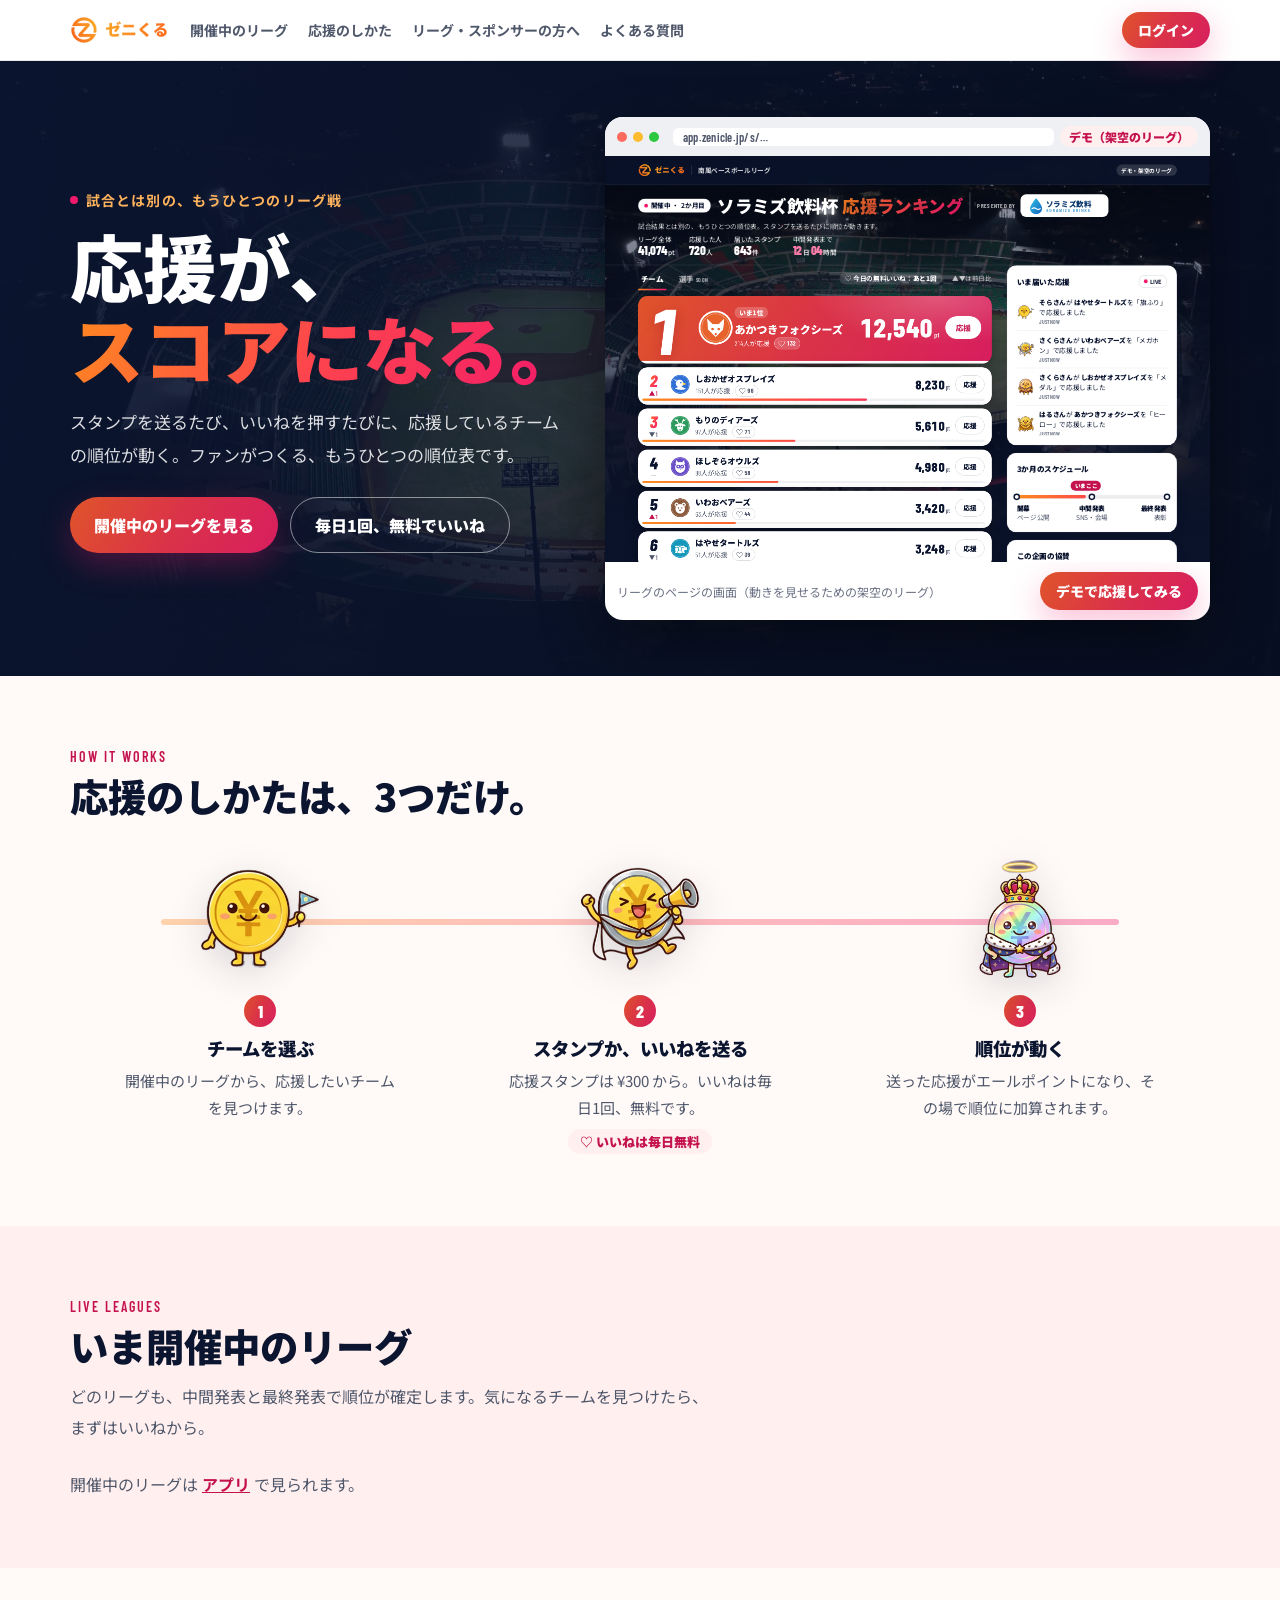
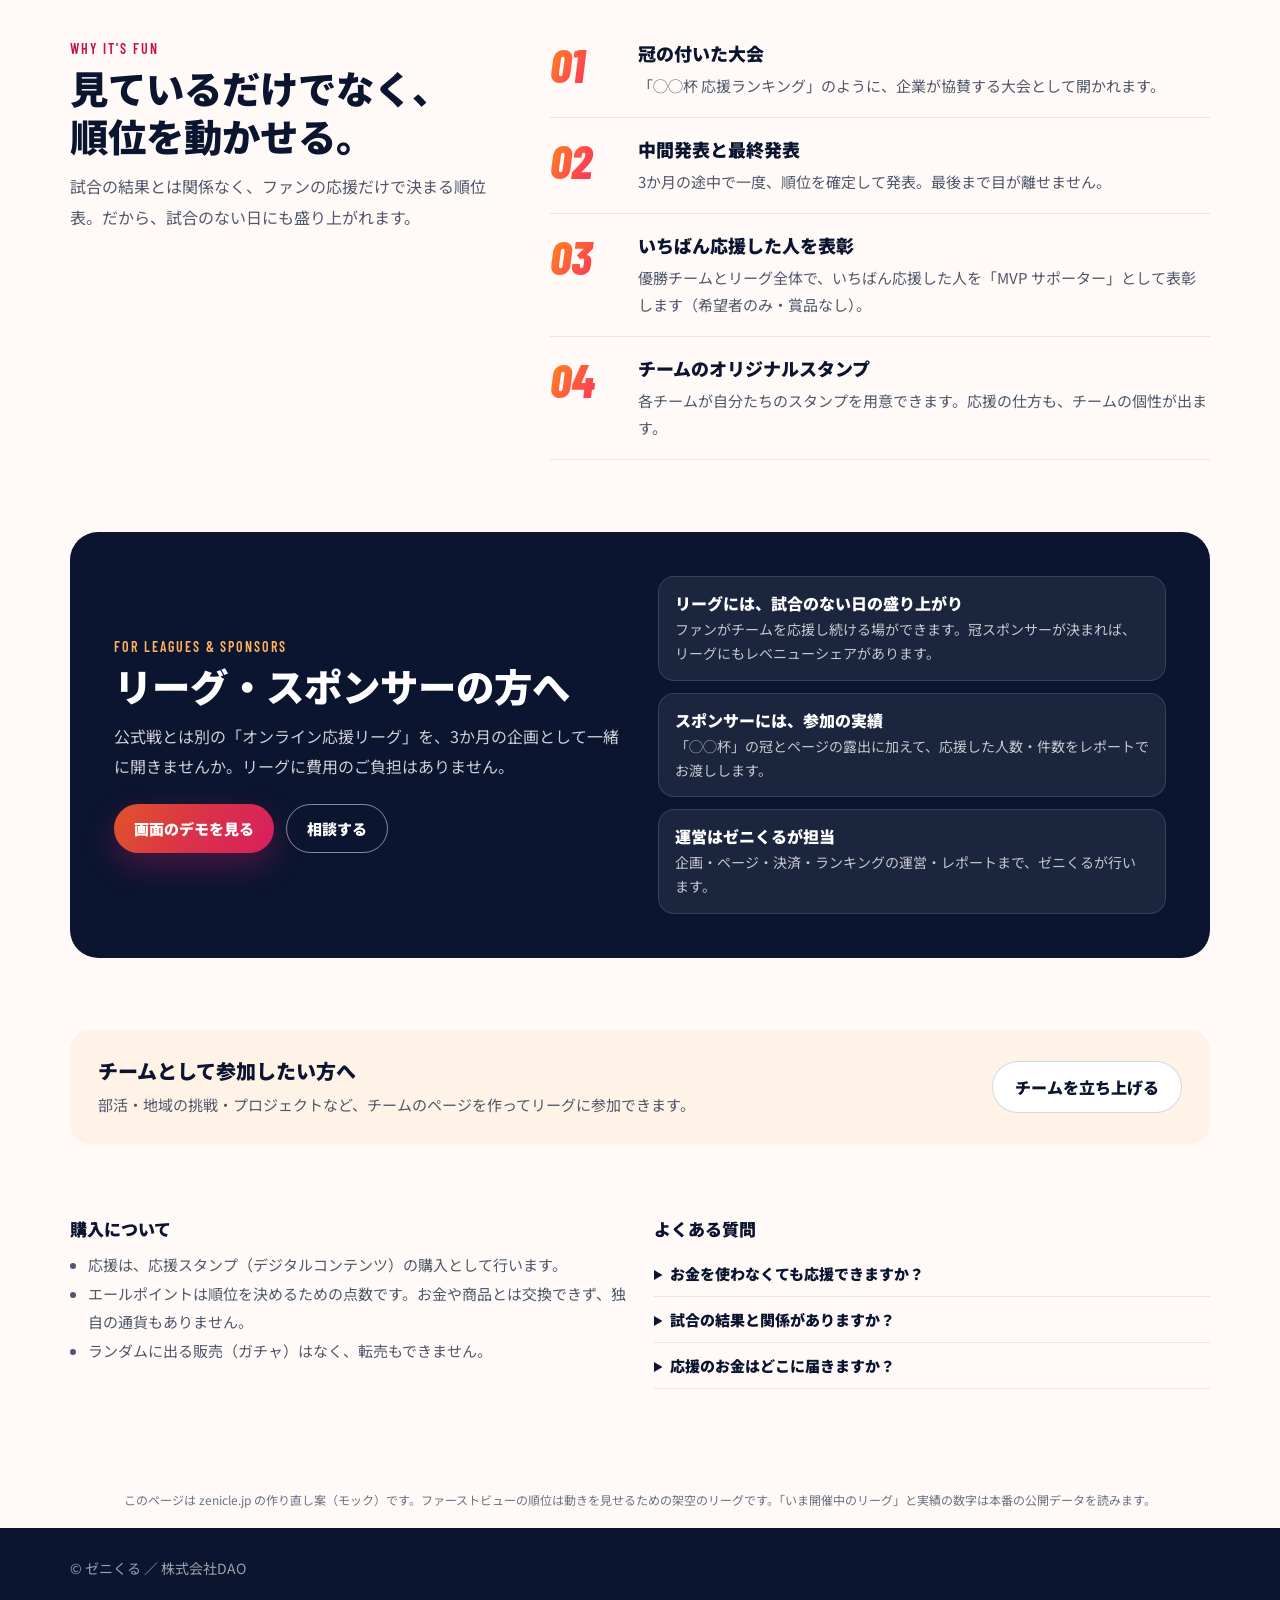
<file: design/v2/lp.html>
<!DOCTYPE html>
<html lang="ja">
<head>
<meta charset="UTF-8">
<meta name="viewport" content="width=device-width, initial-scale=1.0">
<meta name="robots" content="noindex, nofollow">
<title>ゼニくる LP モック v2</title>
<!--
  zenicle.jp の作り直し案（v2）。リーグ応援ランキング（league.html）の世界観を LP に持ち込む。
  読み手: ファン（上半分）＋ リーグ・スポンサー（下半分の入口）。ひとこと:「応援が、スコアになる。」
  ・ファーストビューは本物のデータ: /public/season-explore で開催中のシーズンを取り、
    /seasons/:id/league で順位、/public/seasons/:id/live-feed で最近の応援を読む（zenicle.jp は CORS 許可済み）
  ・寂しく見せない: 合計金額を大きく出さず「動き」（最近の応援・浮上・いいね・発表までの日数）を前に出す
  ・API が読めない環境（ローカル等）では「デモ」と明記した架空データに切り替える
-->
<link rel="preconnect" href="https://fonts.googleapis.com">
<link href="https://fonts.googleapis.com/css2?family=Noto+Sans+JP:wght@400;500;700;900&family=Barlow+Condensed:ital,wght@0,600;0,800;1,800&display=swap" rel="stylesheet">
<link rel="stylesheet" href="tokens.css?v=20261002">
<style>
  .wrap{max-width:1180px;margin:0 auto;padding:0 20px}
  a{color:inherit}
  a.btn{text-decoration:none}
  /* ---------- ヘッダー ---------- */
  header.top{position:sticky;top:0;z-index:30;background:#fff;border-bottom:1px solid var(--line);color:var(--ink)}
  header.top .wrap{display:flex;align-items:center;gap:22px;height:60px}
  .logo img{height:28px;display:block}
  nav.links{display:flex;gap:20px;font-size:.875rem;font-weight:700}
  nav.links a{text-decoration:none;color:var(--ink-muted)}
  nav.links a:hover{color:var(--heat-text)}
  .hd-cta{margin-left:auto;display:flex;gap:10px}
  .hd-cta .btn{padding:8px 16px;font-size:.875rem}
  .btn-line{background:transparent;color:#fff;border:1.5px solid rgba(255,255,255,.5)}
  @media (max-width:860px){nav.links{display:none}}

  /* ---------- ファーストビュー（夜の球場＋ライブの順位） ---------- */
  .hero{position:relative;color:#fff;overflow:hidden;background:var(--night)}
  .hero::before{content:"";position:absolute;inset:0;background:url(img/bg-ballpark.jpg) center 35%/cover no-repeat;opacity:.55}
  .hero::after{content:"";position:absolute;inset:0;background:linear-gradient(100deg,rgba(11,21,48,.92) 0%,rgba(11,21,48,.7) 45%,rgba(11,21,48,.45) 100%)}
  .hero .wrap{position:relative;z-index:1;display:grid;grid-template-columns:minmax(0,.9fr) minmax(0,1.1fr);gap:40px;align-items:center;padding-top:56px;padding-bottom:56px}
  .eyebrow{display:inline-flex;align-items:center;gap:8px;font-size:.875rem;font-weight:700;letter-spacing:.08em;color:#FFB35C}
  .eyebrow i{width:8px;height:8px;border-radius:50%;background:var(--heat-3);animation:pulse 1.6s infinite}
  @keyframes pulse{70%{box-shadow:0 0 0 8px rgba(242,24,108,0)}0%{box-shadow:0 0 0 0 rgba(242,24,108,.6)}}
  .hero h1{margin:14px 0 0;font-weight:900;font-size:clamp(2.6rem,6vw,4.6rem);line-height:1.12;letter-spacing:-.01em;word-break:keep-all}
  .hero h1 .heat-text{display:inline-block}
  .hero .lead{margin:18px 0 0;font-size:1.0625rem;line-height:1.9;color:rgba(255,255,255,.86);max-width:30em}
  .hero .ctas{display:flex;flex-wrap:wrap;gap:12px;margin-top:26px}
  .hero .ctas .btn{padding:15px 24px;font-size:1rem}
  .hero .proof{display:flex;gap:26px;flex-wrap:wrap;margin-top:28px;font-size:.875rem;color:rgba(255,255,255,.75)}
  .hero .proof b{display:block;font-family:var(--font-num);font-weight:800;font-size:1.7rem;color:#fff;line-height:1.05}
  @media (max-width:900px){.hero .wrap{grid-template-columns:1fr;padding-top:36px;gap:26px}}

  /* リーグのページの縮小プレビュー（league.html をそのまま埋め込み、枠の幅に合わせて縮める） */
  .preview{margin:0;border-radius:18px;overflow:hidden;background:#fff;box-shadow:0 24px 60px rgba(0,0,0,.45)}
  .pv-bar{display:flex;align-items:center;gap:6px;padding:9px 12px;background:#EEF0F4;font-size:.75rem;color:var(--ink-muted)}
  .pv-bar i{width:10px;height:10px;border-radius:50%;background:#D7DAE1}
  .pv-bar i:nth-child(1){background:#FF6B5F}.pv-bar i:nth-child(2){background:#FDBC2E}.pv-bar i:nth-child(3){background:#2BC840}
  .pv-bar span{margin-left:8px;flex:1;background:#fff;border-radius:6px;padding:2px 10px;font-family:var(--font-num);font-weight:600;letter-spacing:.02em}
  .pv-bar b{font-weight:900;color:var(--heat-text);background:var(--blush);border-radius:var(--r-pill);padding:2px 9px;white-space:nowrap}
  .pv-view{position:relative;aspect-ratio:var(--ar,1280/860);overflow:hidden;background:var(--night)}
  .pv-view iframe{position:absolute;left:0;top:0;width:var(--w,1280px);height:var(--h,860px);border:0;transform-origin:0 0;transform:scale(var(--s,.4));pointer-events:none}
  .preview figcaption{display:flex;align-items:center;justify-content:space-between;gap:10px;padding:10px 12px;font-size:.75rem;color:var(--ink-subtle)}
  .preview figcaption .btn{padding:9px 16px;font-size:.875rem;flex:none}

  /* ---------- 共通の見出し ---------- */
  section.band{padding:72px 0}
  .kicker{font-family:var(--font-num);font-weight:600;letter-spacing:.14em;font-size:.875rem;color:var(--heat-text);text-transform:uppercase}
  h2.sec{margin:6px 0 0;font-weight:900;font-size:clamp(1.7rem,3.4vw,2.4rem);line-height:1.25;word-break:auto-phrase}
  .sec-lead{margin:12px 0 0;color:var(--ink-muted);line-height:1.9;max-width:40em}

  /* ---------- 応援のしかた：左から右へ流れる3段 ---------- */
  .flow{display:grid;grid-template-columns:repeat(3,1fr);gap:0;margin-top:34px;position:relative}
  .flow::before{content:"";position:absolute;left:8%;right:8%;top:66px;height:6px;border-radius:6px;background:var(--heat-grad);opacity:.35}
  .flow .st{position:relative;text-align:center;padding:0 14px}
  .flow .st img{width:132px;height:132px;object-fit:contain;display:block;margin:0 auto;filter:drop-shadow(0 10px 18px rgba(11,21,48,.15))}
  .flow .st .no{display:inline-grid;place-items:center;width:32px;height:32px;border-radius:50%;background:var(--heat-grad-btn);color:#fff;font-family:var(--font-num);font-weight:800;font-size:1.1rem;margin-top:10px}
  .flow .st b{display:block;font-size:1.15rem;font-weight:900;margin-top:8px}
  .flow .st p{margin:6px auto 0;font-size:.9375rem;line-height:1.8;color:var(--ink-muted);max-width:18em}
  .flow .st .free{display:inline-block;margin-top:8px;font-size:.8125rem;font-weight:900;color:var(--heat-text);background:var(--blush);border-radius:var(--r-pill);padding:3px 12px}
  @media (max-width:760px){.flow{grid-template-columns:1fr;gap:28px}.flow::before{display:none}}

  /* ---------- 開催中のリーグ ---------- */
  .leagues{display:grid;grid-template-columns:repeat(3,1fr);gap:16px;margin-top:30px}
  .lg{display:block;text-decoration:none;background:var(--surface);border-radius:var(--r-card);overflow:hidden;box-shadow:var(--shadow-card);border:1px solid var(--line);transition:transform var(--dur-fast) var(--ease-pop),box-shadow var(--dur-fast)}
  .lg:hover{transform:translateY(-4px);box-shadow:var(--shadow-lift)}
  .lg .cv{aspect-ratio:21/9;background:var(--night) center/cover no-repeat;position:relative}
  .lg .cv .st{position:absolute;left:10px;top:10px;font-size:.75rem;font-weight:900;background:#fff;color:var(--heat-text);border-radius:var(--r-pill);padding:2px 10px}
  .lg .bd{padding:14px 16px 16px}
  .lg .pg{font-size:.8125rem;color:var(--ink-muted);font-weight:700}
  .lg .nm{font-weight:900;font-size:1.0625rem;margin-top:2px;line-height:1.45}
  .lg .top{display:flex;align-items:center;gap:8px;margin-top:10px;font-size:.875rem}
  .lg .top .r1{font-family:var(--font-num);font-style:italic;font-weight:800;font-size:1.3rem;color:var(--heat-text)}
  .lg .top span:last-child{overflow:hidden;white-space:nowrap;text-overflow:ellipsis;font-weight:700}
  .lg .left{margin-top:8px;font-size:.8125rem;color:var(--ink-muted)}
  @media (max-width:900px){.leagues{grid-template-columns:1fr 1fr}}
  @media (max-width:560px){.leagues{grid-template-columns:1fr}}

  /* ---------- リーグ戦の楽しみ：大きな番号の縦の列（カードを並べない） ---------- */
  .fun{display:grid;grid-template-columns:minmax(0,.8fr) minmax(0,1.2fr);gap:40px;align-items:start}
  .fun ol{list-style:none;margin:0;padding:0;counter-reset:f}
  .fun li{display:grid;grid-template-columns:72px 1fr;gap:16px;padding:18px 0;border-bottom:1px solid var(--line)}
  .fun li:first-child{padding-top:0}
  .fun li::before{counter-increment:f;content:"0" counter(f);font-family:var(--font-num);font-weight:800;font-style:italic;font-size:3rem;line-height:1;background:var(--heat-grad-diag);-webkit-background-clip:text;background-clip:text;-webkit-text-fill-color:transparent}
  .fun li b{display:block;font-size:1.125rem;font-weight:900}
  .fun li p{margin:6px 0 0;color:var(--ink-muted);line-height:1.8;font-size:.9375rem}
  @media (max-width:860px){.fun{grid-template-columns:1fr;gap:20px}}

  /* ---------- リーグ・スポンサーの方へ（暗転して空気を変える） ---------- */
  .biz{background:var(--night);color:#fff;border-radius:28px;padding:44px;display:grid;grid-template-columns:minmax(0,1fr) minmax(0,1fr);gap:36px;align-items:center}
  .biz .kicker{color:#FFB35C}
  .biz h2.sec{color:#fff}
  .biz .sec-lead{color:rgba(255,255,255,.8)}
  .biz ul{list-style:none;margin:0;padding:0;display:grid;gap:12px}
  .biz li{background:rgba(255,255,255,.07);border:1px solid rgba(255,255,255,.12);border-radius:16px;padding:14px 16px}
  .biz li b{display:block;font-weight:900}
  .biz li span{display:block;margin-top:3px;font-size:.875rem;color:rgba(255,255,255,.75);line-height:1.7}
  .biz .ctas{display:flex;gap:12px;flex-wrap:wrap;margin-top:22px}
  .biz .ctas .btn{padding:13px 20px;font-size:.9375rem}
  @media (max-width:860px){.biz{grid-template-columns:1fr;padding:28px 22px}}

  /* ---------- チームを立ち上げる ---------- */
  .start{display:flex;align-items:center;justify-content:space-between;gap:20px;flex-wrap:wrap;background:var(--peach);border-radius:var(--r-card);padding:26px 28px}
  .start b{font-size:1.25rem;font-weight:900}
  .start p{margin:6px 0 0;color:var(--ink-muted);font-size:.9375rem;line-height:1.8}

  /* ---------- 購入について・FAQ ---------- */
  .notes{display:grid;grid-template-columns:1fr 1fr;gap:28px}
  .notes h3{margin:0 0 10px;font-size:1.0625rem;font-weight:900}
  .notes ul{margin:0;padding-left:1.2em;color:var(--ink-muted);line-height:1.9;font-size:.9375rem}
  details{border-bottom:1px solid var(--line);padding:12px 0}
  summary{cursor:pointer;font-weight:900;font-size:.9375rem}
  details p{margin:8px 0 0;color:var(--ink-muted);line-height:1.8;font-size:.9375rem}
  @media (max-width:760px){.notes{grid-template-columns:1fr}}
  footer{background:var(--night);color:rgba(255,255,255,.6);font-size:.875rem;padding:30px 0 40px;margin-top:20px}
  .demo-note{font-size:.75rem;color:var(--ink-subtle);text-align:center;padding:18px 16px 0}
</style>
</head>
<body>

<header class="top">
  <div class="wrap">
    <a class="logo" href="#"><img src="../../logo.png" alt="ゼニくる"></a>
    <nav class="links" aria-label="ページ内">
      <a href="#leagues">開催中のリーグ</a>
      <a href="#how">応援のしかた</a>
      <a href="#biz">リーグ・スポンサーの方へ</a>
      <a href="#faq">よくある質問</a>
    </nav>
    <div class="hd-cta">
      <a class="btn btn-heat" href="https://app.zenicle.jp/login">ログイン</a>
    </div>
  </div>
</header>

<section class="hero" aria-labelledby="h1">
  <div class="wrap">
    <div>
      <span class="eyebrow"><i></i>試合とは別の、もうひとつのリーグ戦</span>
      <h1 id="h1">応援が、<br><span class="heat-text">スコアになる。</span></h1>
      <p class="lead">スタンプを送るたび、いいねを押すたびに、応援しているチームの順位が動く。ファンがつくる、もうひとつの順位表です。</p>
      <div class="ctas">
        <a class="btn btn-heat" id="ctaLeague" href="#leagues">開催中のリーグを見る</a>
        <a class="btn btn-line" id="ctaLike" href="https://app.zenicle.jp/">毎日1回、無料でいいね</a>
      </div>
      <div class="proof" id="proof" hidden>
        <div><b class="num" id="pfYell">—</b>これまでに集まったエール</div>
        <div><b class="num" id="pfPeople">—</b>応援した人</div>
        <div><b class="num" id="pfTeams">—</b>挑戦中のチーム</div>
      </div>
    </div>

    <figure class="preview" aria-label="リーグのページのプレビュー（架空のリーグ）">
      <div class="pv-bar"><i></i><i></i><i></i><span>app.zenicle.jp/s/…</span><b>デモ（架空のリーグ）</b></div>
      <div class="pv-view" id="pvView"><iframe src="league.html?tick=2600" title="リーグ応援ランキング（デモ・架空のリーグ）" tabindex="-1" loading="eager"></iframe></div>
      <figcaption><span>リーグのページの画面（動きを見せるための架空のリーグ）</span><a class="btn btn-heat" href="league.html">デモで応援してみる</a></figcaption>
    </figure>
  </div>
</section>

<section class="band" id="how" aria-labelledby="howT">
  <div class="wrap">
    <div class="kicker">How it works</div>
    <h2 class="sec" id="howT">応援のしかたは、3つだけ。</h2>
    <div class="flow">
      <div class="st"><img src="../stamps/512/lv1_supporter.png" alt=""><span class="no">1</span><b>チームを選ぶ</b><p>開催中のリーグから、応援したいチームを見つけます。</p></div>
      <div class="st"><img src="../stamps/512/lv3_fan.png" alt=""><span class="no">2</span><b>スタンプか、いいねを送る</b><p>応援スタンプは ¥300 から。いいねは毎日1回、無料です。</p><span class="free">♡ いいねは毎日無料</span></div>
      <div class="st"><img src="../stamps/512/lv5_legend.png" alt=""><span class="no">3</span><b>順位が動く</b><p>送った応援がエールポイントになり、その場で順位に加算されます。</p></div>
    </div>
  </div>
</section>

<section class="band" id="leagues" style="background:var(--blush)" aria-labelledby="lgT">
  <div class="wrap">
    <div class="kicker">Live leagues</div>
    <h2 class="sec" id="lgT">いま開催中のリーグ</h2>
    <p class="sec-lead">どのリーグも、中間発表と最終発表で順位が確定します。気になるチームを見つけたら、まずはいいねから。</p>
    <div class="leagues" id="lgList"></div>
  </div>
</section>

<section class="band" aria-labelledby="funT">
  <div class="wrap fun">
    <div>
      <div class="kicker">Why it's fun</div>
      <h2 class="sec" id="funT">見ているだけでなく、<br>順位を動かせる。</h2>
      <p class="sec-lead">試合の結果とは関係なく、ファンの応援だけで決まる順位表。だから、試合のない日にも盛り上がれます。</p>
    </div>
    <ol>
      <li><div><b>冠の付いた大会</b><p>「◯◯杯 応援ランキング」のように、企業が協賛する大会として開かれます。</p></div></li>
      <li><div><b>中間発表と最終発表</b><p>3か月の途中で一度、順位を確定して発表。最後まで目が離せません。</p></div></li>
      <li><div><b>いちばん応援した人を表彰</b><p>優勝チームとリーグ全体で、いちばん応援した人を「MVP サポーター」として表彰します（希望者のみ・賞品なし）。</p></div></li>
      <li><div><b>チームのオリジナルスタンプ</b><p>各チームが自分たちのスタンプを用意できます。応援の仕方も、チームの個性が出ます。</p></div></li>
    </ol>
  </div>
</section>

<section class="band" id="biz" style="padding-top:0" aria-labelledby="bizT">
  <div class="wrap">
    <div class="biz">
      <div>
        <div class="kicker">For leagues &amp; sponsors</div>
        <h2 class="sec" id="bizT">リーグ・スポンサーの方へ</h2>
        <p class="sec-lead">公式戦とは別の「オンライン応援リーグ」を、3か月の企画として一緒に開きませんか。リーグに費用のご負担はありません。</p>
        <div class="ctas">
          <a class="btn btn-heat" href="league.html">画面のデモを見る</a>
          <a class="btn btn-line" href="../../contact.html">相談する</a>
        </div>
      </div>
      <ul>
        <li><b>リーグには、試合のない日の盛り上がり</b><span>ファンがチームを応援し続ける場ができます。冠スポンサーが決まれば、リーグにもレベニューシェアがあります。</span></li>
        <li><b>スポンサーには、参加の実績</b><span>「◯◯杯」の冠とページの露出に加えて、応援した人数・件数をレポートでお渡しします。</span></li>
        <li><b>運営はゼニくるが担当</b><span>企画・ページ・決済・ランキングの運営・レポートまで、ゼニくるが行います。</span></li>
      </ul>
    </div>
  </div>
</section>

<section class="band" style="padding-top:0">
  <div class="wrap">
    <div class="start">
      <div><b>チームとして参加したい方へ</b><p>部活・地域の挑戦・プロジェクトなど、チームのページを作ってリーグに参加できます。</p></div>
      <a class="btn btn-ghost" href="https://app.zenicle.jp/teams/new" style="padding:13px 22px">チームを立ち上げる</a>
    </div>
  </div>
</section>

<section class="band" id="faq" style="padding-top:0" aria-labelledby="faqT">
  <div class="wrap notes">
    <div>
      <h3>購入について</h3>
      <ul>
        <li>応援は、応援スタンプ（デジタルコンテンツ）の購入として行います。</li>
        <li>エールポイントは順位を決めるための点数です。お金や商品とは交換できず、独自の通貨もありません。</li>
        <li>ランダムに出る販売（ガチャ）はなく、転売もできません。</li>
      </ul>
    </div>
    <div>
      <h3 id="faqT">よくある質問</h3>
      <details><summary>お金を使わなくても応援できますか？</summary><p>はい。ログインすると、毎日1回、無料でいいねを押せます。いいねも順位に加算されます。</p></details>
      <details><summary>試合の結果と関係がありますか？</summary><p>ありません。ファンの応援だけで決まる、公式戦とは別の順位表です。</p></details>
      <details><summary>応援のお金はどこに届きますか？</summary><p>応援スタンプの代金は、リーグを運営する団体やチーム（団体・法人）に支払われます。【要確認: 利用規約（代理受領型）の文面に合わせて確定】</p></details>
    </div>
  </div>
</section>

<p class="demo-note">このページは zenicle.jp の作り直し案（モック）です。ファーストビューの順位は動きを見せるための架空のリーグです。「いま開催中のリーグ」と実績の数字は本番の公開データを読みます。</p>
<footer><div class="wrap">© ゼニくる ／ 株式会社DAO</div></footer>

<script>
const API='https://api.zenicle.jp', APP='https://app.zenicle.jp';
const $=s=>document.querySelector(s);
const fmt=n=>Number(n||0).toLocaleString('ja-JP');
const ago=iso=>{const m=Math.max(1,Math.round((Date.now()-new Date(iso))/6e4));if(m<60)return m+'分前';const h=Math.round(m/60);if(h<24)return h+'時間前';const d=Math.round(h/24);return d<30?d+'日前':Math.round(d/30)+'か月前'};
const daysLeft=iso=>Math.max(0,Math.ceil((new Date(iso)-Date.now())/864e5));
const esc=s=>String(s??'').replace(/[&<>"]/g,c=>({'&':'&amp;','<':'&lt;','>':'&gt;','"':'&quot;'}[c]));
async function getJSON(u){const r=await fetch(u,{credentials:'omit',signal:AbortSignal.timeout(8000)});if(!r.ok)throw new Error(r.status);const j=await r.json();return j.data??j}

/* ----- ファーストビュー：リーグのページ（league.html）を枠の幅に合わせて縮小表示 ----- */
const pv=$('#pvView');
// 枠が狭いとき（スマホ）は、リーグのページのスマホ版（幅390）をそのまま見せる
const fit=()=>{const mobile=pv.clientWidth<560,W=mobile?390:1280,H=mobile?700:860;
  pv.style.setProperty('--w',W+'px');pv.style.setProperty('--h',H+'px');pv.style.setProperty('--ar',W+'/'+H);
  pv.style.setProperty('--s',(pv.clientWidth/W).toFixed(4));};
fit();new ResizeObserver(fit).observe(pv);

function drawLeagues(list,{demo=false}={}){
  $('#lgList').innerHTML=list.map(x=>{const s=x.season,top=(x.league?.ranking||[])[0];
    return `<a class="lg" href="${demo?'league.html':APP+'/s/'+s.id}"><div class="cv" style="background-image:url('${esc(s.coverImageUrl||x.programCoverImageUrl||'img/bg-ballpark.jpg')}')"><span class="st">開催中${demo?'（デモ）':''}</span></div><div class="bd"><div class="pg">${esc(x.programName||'')}</div><div class="nm">${esc(s.name)}</div>${top&&top.points>0?`<div class="top"><span class="r1">1</span><span>${esc(top.teamName)}</span></div>`:'<div class="top"><span>最初の応援を待っています</span></div>'}<div class="left">最終発表まで あと${daysLeft(s.endsAt)}日</div></div></a>`}).join('');
}

(async()=>{
  try{
    const ex=await getJSON(`${API}/public/season-explore`);
    const active=(ex.items||[]).filter(x=>x.season.status==='ACTIVE').slice(0,6);
    const leagues=await Promise.all(active.map(x=>getJSON(`${API}/seasons/${x.season.id}/league`).then(l=>({...x,league:l})).catch(()=>({...x,league:null}))));
    const act=x=>{const t=x.league?.totals||{};return (t.points||0)+(t.likes||0)*10+(t.yells||0)*100};
    const ok=leagues.filter(x=>x.league);if(!ok.length)throw new Error('no league');
    ok.sort((a,b)=>act(b)-act(a));
    drawLeagues(ok);
  }catch(e){
    // 本番の一覧に架空のデータは混ぜない。読めないときはアプリへ案内する
    $('#lgList').innerHTML=`<p style="grid-column:1/-1;margin:0;color:var(--ink-muted)">開催中のリーグは <a href="${APP}/" style="color:var(--heat-text);font-weight:700">アプリ</a> で見られます。</p>`;
  }
  try{
    const st=await getJSON(`${API}/public/stats`);
    $('#proof').hidden=false;$('#pfYell').textContent='¥'+fmt(st.totalDonationAmount??st.totalAmount);$('#pfPeople').textContent=fmt(st.supporterCount)+'人';$('#pfTeams').textContent=fmt(st.teamCount);
  }catch(e){$('#proof').hidden=true}
})();
</script>
</body>
</html>
</file>
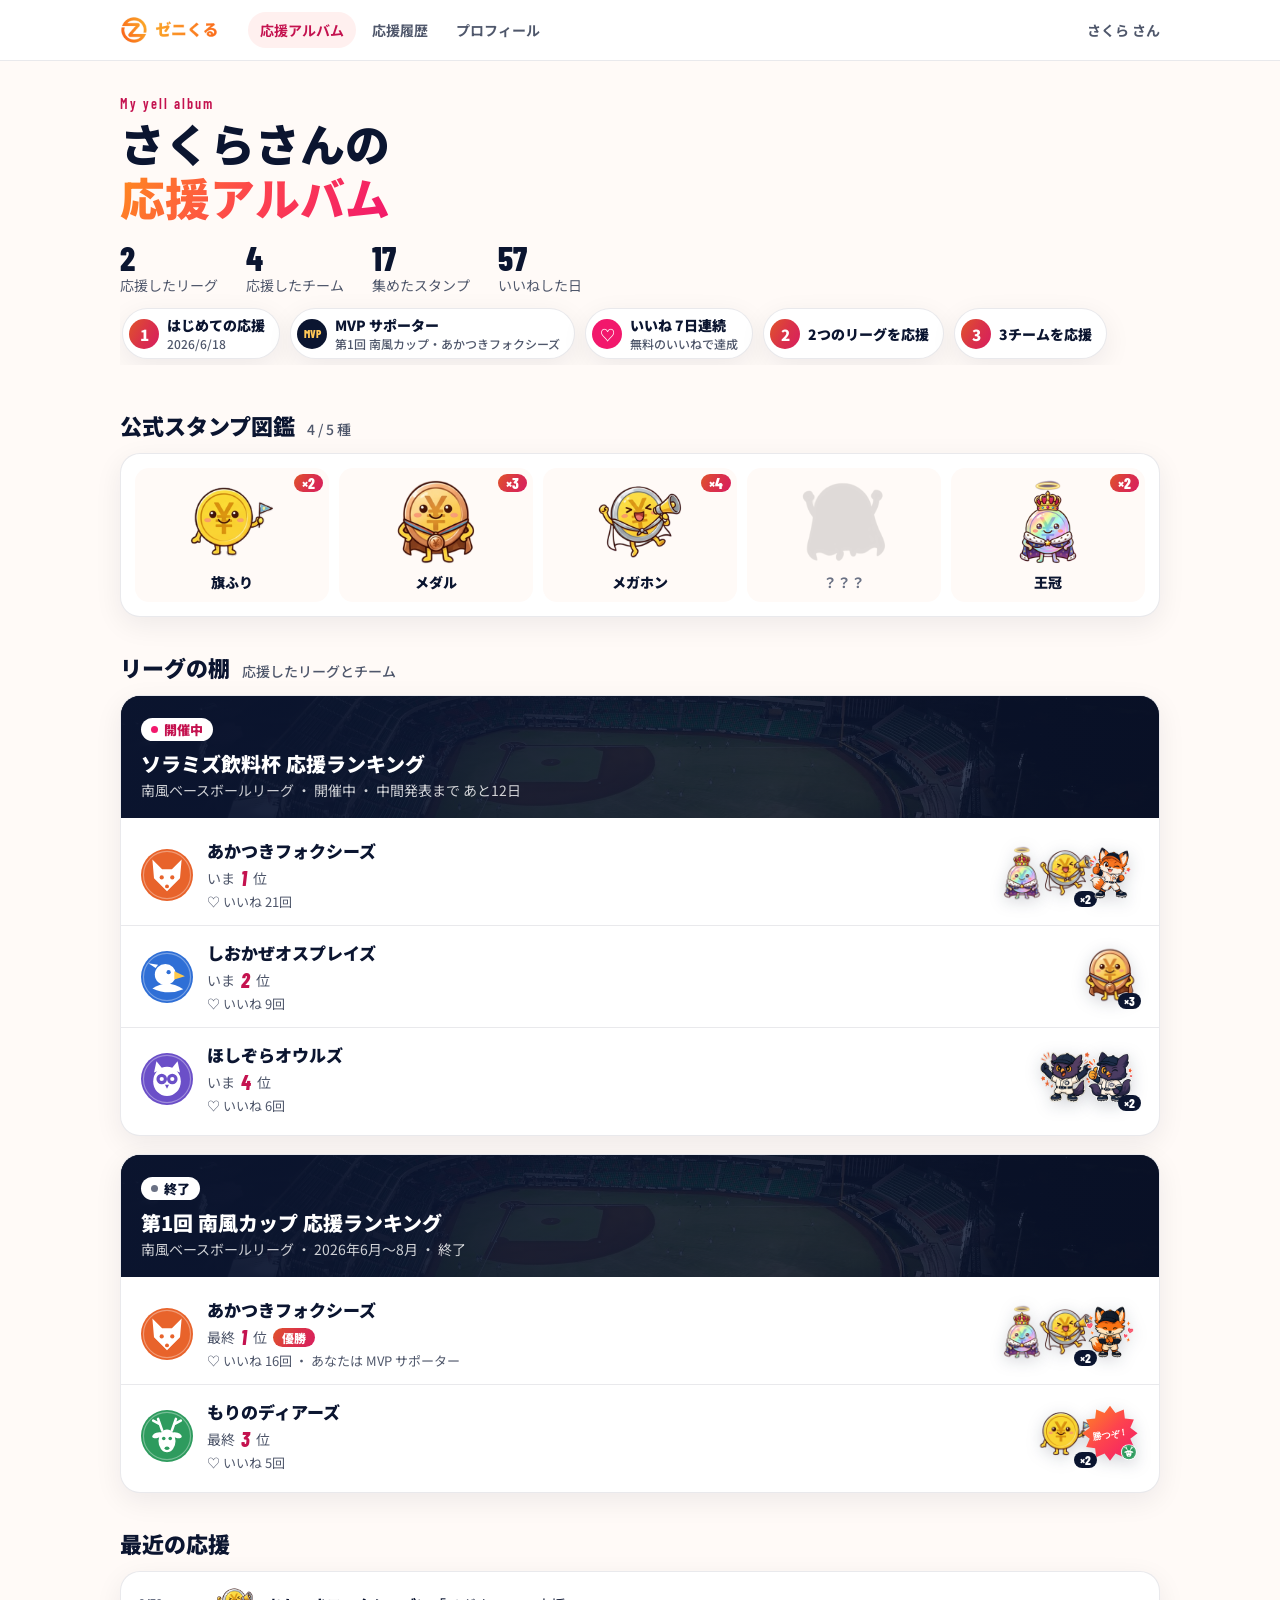
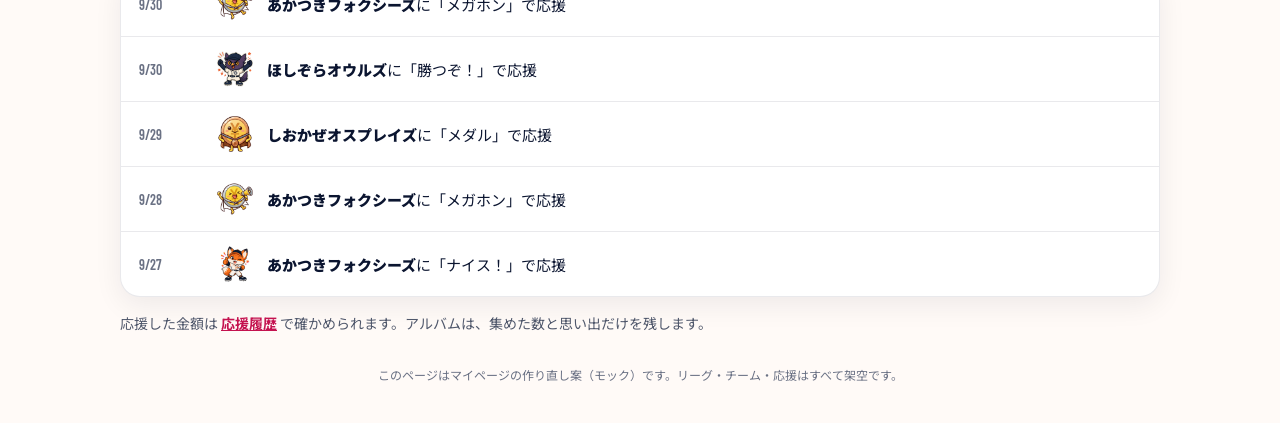
<file: design/v2/me.html>
<!DOCTYPE html>
<html lang="ja">
<head>
<meta charset="UTF-8">
<meta name="viewport" content="width=device-width, initial-scale=1.0">
<meta name="robots" content="noindex, nofollow">
<title>応援アルバム（マイページ） モック v2 | ゼニくる デザイン</title>
<!--
  マイページのコレクション（/me/stamps）を「応援アルバム」に作り直す案。
  決めたこと（2026-10-02）: 中心はリーグごとの「棚」／公式スタンプは図鑑で、未所持はシルエット（特典・あおり文言なし）
  ／金額は出さない（応援履歴で確認）／称号あり・賞品なし（無料のいいねで取れる称号も混ぜる）
  データはすべて架空（demo-assets.js の架空チーム）。
-->
<link rel="preconnect" href="https://fonts.googleapis.com">
<link href="https://fonts.googleapis.com/css2?family=Noto+Sans+JP:wght@400;500;700;900&family=Barlow+Condensed:ital,wght@0,600;0,800;1,800&display=swap" rel="stylesheet">
<link rel="stylesheet" href="tokens.css?v=20261002">
<style>
  .wrap{max-width:1080px;margin:0 auto;padding:0 20px}
  a{color:inherit}
  header.top{position:sticky;top:0;z-index:30;background:#fff;border-bottom:1px solid var(--line)}
  header.top .wrap{display:flex;align-items:center;gap:18px;height:60px}
  header.top img{height:28px;display:block}
  .me-tabs{display:flex;gap:4px;margin-left:12px}
  .me-tabs a{text-decoration:none;font-size:.875rem;font-weight:700;color:var(--ink-muted);padding:8px 12px;border-radius:var(--r-pill);white-space:nowrap}
  .me-tabs a[aria-current]{background:var(--blush);color:var(--heat-text)}
  .who-am{margin-left:auto;font-size:.875rem;font-weight:700;color:var(--ink-muted)}
  @media (max-width:640px){.who-am{display:none}.me-tabs{margin-left:0;gap:0}.me-tabs a{padding:7px 9px;font-size:.8125rem}header.top .wrap{gap:10px}}

  /* ---------- 表紙：アルバムのタイトルと数 ---------- */
  .cover{padding:34px 0 10px}
  .cover .kicker{font-family:var(--font-num);font-weight:600;letter-spacing:.14em;font-size:.875rem;color:var(--heat-text)}
  .cover h1{margin:4px 0 0;font-size:clamp(1.9rem,4.4vw,2.8rem);font-weight:900;line-height:1.2}
  .cover h1 .heat-text{display:inline-block}
  .counts{display:flex;flex-wrap:wrap;gap:10px 28px;margin-top:16px}
  .counts div{line-height:1.1}
  .counts b{display:block;font-family:var(--font-num);font-weight:800;font-size:2.1rem}
  .counts span{font-size:.875rem;color:var(--ink-muted)}

  /* ---------- 称号 ---------- */
  .badges{display:flex;gap:10px;overflow-x:auto;padding:14px 2px 6px;scrollbar-width:thin}
  .bdg{flex:none;display:flex;align-items:center;gap:8px;background:#fff;border:1px solid var(--line);border-radius:var(--r-pill);padding:6px 14px 6px 6px;box-shadow:var(--shadow-card);font-size:.875rem;font-weight:900;white-space:nowrap}
  .bdg i{width:30px;height:30px;border-radius:50%;display:grid;place-items:center;font-style:normal;font-size:.95rem;color:#fff;background:var(--heat-grad-btn)}
  .bdg small{display:block;font-weight:500;color:var(--ink-muted);font-size:.75rem}
  .bdg.mvp i{background:var(--night);color:#FFC857;font-family:var(--font-num);font-size:.7rem;font-weight:800}
  .bdg.free i{background:var(--heat-3)}

  h2.sec{display:flex;align-items:baseline;gap:12px;margin:34px 0 12px;font-size:1.375rem;font-weight:900}
  h2.sec small{font-size:.875rem;font-weight:500;color:var(--ink-muted)}

  /* ---------- 公式スタンプの図鑑（未所持はシルエット。あおらない） ---------- */
  .zukan{display:grid;grid-template-columns:repeat(5,1fr);gap:10px;background:#fff;border:1px solid var(--line);border-radius:var(--r-card);padding:14px;box-shadow:var(--shadow-card)}
  .zk{position:relative;text-align:center;padding:8px 4px 10px;border-radius:14px;background:var(--canvas)}
  .zk img{width:100%;max-width:92px;aspect-ratio:1;object-fit:contain;display:block;margin:0 auto}
  .zk .nm{font-weight:900;font-size:.875rem;margin-top:4px}
  .zk .ct{position:absolute;right:6px;top:6px;font-family:var(--font-num);font-weight:800;font-size:.95rem;background:var(--heat-grad-btn);color:#fff;border-radius:var(--r-pill);padding:0 8px}
  .zk.none img{filter:brightness(0);opacity:.12}
  .zk.none .nm{color:var(--ink-subtle);font-weight:700}
  @media (max-width:520px){.zukan{grid-template-columns:repeat(3,1fr)}.zk .nm{font-size:.8125rem}}

  /* ---------- リーグの棚 ---------- */
  .shelf{border-radius:var(--r-card);overflow:hidden;background:#fff;box-shadow:var(--shadow-card);border:1px solid var(--line);margin-bottom:18px}
  .sh-head{position:relative;color:#fff;padding:18px 20px;background:var(--night)}
  .sh-head::before{content:"";position:absolute;inset:0;background:url(img/bg-ballpark.jpg) center 40%/cover;opacity:.45}
  .sh-head::after{content:"";position:absolute;inset:0;background:linear-gradient(90deg,rgba(11,21,48,.92),rgba(11,21,48,.55))}
  .sh-head>*{position:relative;z-index:1}
  .sh-head .st{display:inline-flex;align-items:center;gap:6px;font-size:.8125rem;font-weight:900;background:#fff;color:var(--heat-text);border-radius:var(--r-pill);padding:2px 10px}
  .sh-head .st i{width:7px;height:7px;border-radius:50%;background:var(--heat-3)}
  .sh-head .st.end{color:var(--ink)}
  .sh-head .st.end i{background:var(--ink-subtle)}
  .sh-head h3{margin:8px 0 2px;font-size:1.25rem;font-weight:900}
  .sh-head p{margin:0;font-size:.875rem;color:rgba(255,255,255,.8)}
  .teams{list-style:none;margin:0;padding:6px 0}
  .tm{display:grid;grid-template-columns:52px minmax(0,1fr) auto;gap:14px;align-items:center;padding:14px 20px;border-top:1px solid var(--line)}
  .tm:first-child{border-top:0}
  .tm .emb{width:52px;height:52px}
  .tm .emb svg{width:100%;height:100%;display:block}
  .tm .nm{font-weight:900;font-size:1.0625rem}
  .tm .rank{display:inline-flex;align-items:center;gap:6px;margin-top:3px;font-size:.875rem;color:var(--ink-muted)}
  .tm .rank b{font-family:var(--font-num);font-style:italic;font-weight:800;font-size:1.25rem;color:var(--heat-text)}
  .tm .rank .win{font-size:.75rem;font-weight:900;color:#fff;background:var(--heat-grad-btn);border-radius:var(--r-pill);padding:1px 9px}
  .tm .like{font-size:.8125rem;color:var(--ink-muted);margin-top:2px}
  /* 送ったスタンプは、シールを重ねたように見せる。押すと詳しく見られる */
  .stk{display:flex;align-items:center}
  .stk button{appearance:none;border:0;background:none;padding:0;margin-left:-14px;cursor:pointer;position:relative;transition:transform var(--dur-fast) var(--ease-pop)}
  .stk button:first-child{margin-left:0}
  .stk button:hover{transform:translateY(-6px) rotate(-4deg);z-index:2}
  .stk img{width:58px;height:58px;object-fit:contain;filter:drop-shadow(0 4px 8px rgba(11,21,48,.18))}
  .stk .x{position:absolute;right:-2px;bottom:-2px;font-family:var(--font-num);font-weight:800;font-size:.8rem;background:var(--night);color:#fff;border-radius:var(--r-pill);padding:0 6px}
  @media (max-width:640px){.tm{grid-template-columns:44px minmax(0,1fr)}.tm .emb{width:44px;height:44px}.stk{grid-column:1/-1;margin-top:4px}.stk img{width:50px;height:50px}}

  /* ---------- 最近の応援 ---------- */
  .tl{list-style:none;margin:0;padding:0;background:#fff;border:1px solid var(--line);border-radius:var(--r-card);box-shadow:var(--shadow-card)}
  .tl li{display:grid;grid-template-columns:64px 40px 1fr;gap:12px;align-items:center;padding:12px 18px;border-top:1px solid var(--line);font-size:.9375rem}
  .tl li:first-child{border-top:0}
  .tl .d{font-family:var(--font-num);font-weight:600;color:var(--ink-subtle);font-size:.875rem}
  .tl img{width:40px;height:40px;object-fit:contain}
  .tl b{font-weight:900}
  .note{font-size:.875rem;color:var(--ink-muted);line-height:1.8;margin:14px 0 0}
  .note a{color:var(--heat-text);font-weight:700}

  /* ---------- スタンプの詳細 ---------- */
  .scrim{position:fixed;inset:0;background:rgba(11,21,48,.55);z-index:60;opacity:0;pointer-events:none;transition:opacity var(--dur-mid)}
  .scrim.on{opacity:1;pointer-events:auto}
  .detail{position:fixed;z-index:61;left:50%;top:50%;width:min(360px,92vw);transform:translate(-50%,-46%) scale(.96);opacity:0;pointer-events:none;background:#fff;border-radius:24px;padding:22px;text-align:center;transition:all var(--dur-mid) var(--ease-pop)}
  .detail.on{opacity:1;transform:translate(-50%,-50%);pointer-events:auto}
  .detail img{width:180px;height:180px;object-fit:contain}
  .detail h4{margin:6px 0 0;font-size:1.25rem;font-weight:900}
  .detail .to{margin-top:4px;color:var(--ink-muted);font-size:.9375rem}
  .detail ul{list-style:none;margin:12px 0 0;padding:0;font-size:.875rem;color:var(--ink-muted);line-height:1.8}
  .detail .row{display:flex;gap:10px;justify-content:center;margin-top:14px}
  .detail .btn{padding:10px 18px;font-size:.875rem}
  footer{padding:30px 0 40px;text-align:center;font-size:.75rem;color:var(--ink-subtle)}
</style>
</head>
<body>
<header class="top"><div class="wrap">
  <img src="../../logo.png" alt="ゼニくる">
  <nav class="me-tabs" aria-label="マイページ"><a href="#" aria-current="page">応援アルバム</a><a href="#">応援履歴</a><a href="#">プロフィール</a></nav>
  <span class="who-am">さくら さん</span>
</div></header>

<main class="wrap">
  <section class="cover">
    <div class="kicker">My yell album</div>
    <h1>さくらさんの<br><span class="heat-text">応援アルバム</span></h1>
    <div class="counts" id="counts"></div>
    <div class="badges" id="badges" aria-label="称号"></div>
  </section>

  <h2 class="sec">公式スタンプ図鑑 <small id="zkNote"></small></h2>
  <div class="zukan" id="zukan"></div>

  <h2 class="sec">リーグの棚 <small>応援したリーグとチーム</small></h2>
  <div id="shelves"></div>

  <h2 class="sec">最近の応援</h2>
  <ul class="tl" id="tl"></ul>
  <p class="note">応援した金額は <a href="#">応援履歴</a> で確かめられます。アルバムは、集めた数と思い出だけを残します。</p>
</main>
<footer>このページはマイページの作り直し案（モック）です。リーグ・チーム・応援はすべて架空です。</footer>

<div class="scrim" id="scrim"></div>
<div class="detail" id="detail" role="dialog" aria-modal="true" aria-labelledby="dtName">
  <img id="dtImg" alt="">
  <h4 id="dtName"></h4>
  <div class="to" id="dtTo"></div>
  <ul id="dtList"></ul>
  <div class="row"><a class="btn btn-ghost" id="dtDl" download>画像を保存</a><button class="btn btn-heat" id="dtClose" type="button">閉じる</button></div>
</div>

<script src="demo-assets.js?v=20261002b"></script>
<script>
const $=s=>document.querySelector(s);
const fmt=n=>Number(n).toLocaleString('ja-JP');
const OFFICIAL={1:['旗ふり','../stamps/512/lv1_supporter.png'],2:['メダル','../stamps/512/lv2_big_supporter.png'],3:['メガホン','../stamps/512/lv3_fan.png'],4:['ヒーロー','../stamps/512/lv4_super_fan.png'],5:['王冠','../stamps/512/lv5_legend.png']};
const teamStamp=(id,key)=>{const t=TEAM_STAMPS.find(x=>x.key===key);return {name:t.name,img:TEAM_IMG[id]?.[key]||svgURI(t.draw(id)),original:true}};
const off=n=>({name:OFFICIAL[n][0],img:OFFICIAL[n][1],lv:n});

/* ===== 架空の応援の記録（金額は持たせない＝画面に出さない） ===== */
const SEASONS=[
  {name:'ソラミズ飲料杯 応援ランキング',league:'南風ベースボールリーグ',status:'live',sub:'開催中 ・ 中間発表まで あと12日',
   teams:[
     {id:'A',rank:1,likes:21,given:[[off(5),[ '10/1']],[off(3),['9/28','9/30']],[teamStamp('A','nice'),['9/27']]]},
     {id:'B',rank:2,likes:9,given:[[off(2),['9/26','9/29','10/1']]]},
     {id:'D',rank:4,likes:6,given:[[teamStamp('D','win'),['9/30']],[teamStamp('D','nice'),['9/25','10/1']]]},
   ]},
  {name:'第1回 南風カップ 応援ランキング',league:'南風ベースボールリーグ',status:'end',sub:'2026年6月〜8月 ・ 終了',
   teams:[
     {id:'A',rank:1,final:true,likes:16,mvp:true,given:[[off(5),['8/20']],[off(3),['7/12','8/02']],[teamStamp('A','thx'),['8/31']]]},
     {id:'C',rank:3,final:true,likes:5,given:[[off(1),['6/18','7/03']],[teamStamp('C','win'),['7/20']]]},
   ]},
];
const BADGES=[
  {i:'1',t:'はじめての応援',s:'2026/6/18'},
  {i:'MVP',t:'MVP サポーター',s:'第1回 南風カップ・あかつきフォクシーズ',cls:'mvp'},
  {i:'♡',t:'いいね 7日連続',s:'無料のいいねで達成',cls:'free'},
  {i:'2',t:'2つのリーグを応援',s:''},
  {i:'3',t:'3チームを応援',s:''},
];

/* ===== 描画 ===== */
const allGiven=SEASONS.flatMap(s=>s.teams.flatMap(t=>t.given.map(([st,dates])=>({st,dates,team:t.id,season:s}))));
const stampCount=allGiven.reduce((n,g)=>n+g.dates.length,0);
const teamIds=new Set(SEASONS.flatMap(s=>s.teams.map(t=>t.id)));
const likeDays=SEASONS.flatMap(s=>s.teams).reduce((n,t)=>n+t.likes,0);
$('#counts').innerHTML=[[SEASONS.length,'応援したリーグ'],[teamIds.size,'応援したチーム'],[stampCount,'集めたスタンプ'],[likeDays,'いいねした日']].map(([v,k])=>`<div><b>${fmt(v)}</b><span>${k}</span></div>`).join('');
$('#badges').innerHTML=BADGES.map(b=>`<div class="bdg ${b.cls||''}"><i>${b.i}</i><div>${b.t}${b.s?`<small>${b.s}</small>`:''}</div></div>`).join('');

// 図鑑：公式5種。持っている数を出し、未所持はシルエット（「あと◯種」のような文言は出さない）
const owned={};allGiven.forEach(g=>{if(g.st.lv)owned[g.st.lv]=(owned[g.st.lv]||0)+g.dates.length});
$('#zukan').innerHTML=[1,2,3,4,5].map(n=>{const c=owned[n]||0,[nm,img]=OFFICIAL[n];
  return `<div class="zk${c?'':' none'}">${c?`<span class="ct">×${c}</span>`:''}<img src="${img}" alt="${c?nm:'まだ持っていないスタンプ'}"><div class="nm">${c?nm:'？？？'}</div></div>`}).join('');
$('#zkNote').textContent=`${Object.keys(owned).length} / 5 種`;

// 棚
let SEQ=0;const DETAIL={};
$('#shelves').innerHTML=SEASONS.map(s=>`<section class="shelf"><div class="sh-head"><span class="st ${s.status==='end'?'end':''}"><i></i>${s.status==='end'?'終了':'開催中'}</span><h3>${s.name}</h3><p>${s.league} ・ ${s.sub}</p></div>
  <ul class="teams">${s.teams.map(t=>{const m=TEAM_META[t.id];
    const rk=t.final?(t.rank===1?`最終 <b>1</b> 位 <span class="win">優勝</span>`:`最終 <b>${t.rank}</b> 位`):`いま <b>${t.rank}</b> 位`;
    return `<li class="tm"><div class="emb">${emblemSVG(t.id)}</div><div><div class="nm">${m.name}</div><div class="rank">${rk}</div><div class="like">♡ いいね ${t.likes}回${t.mvp?' ・ あなたは MVP サポーター':''}</div></div>
      <div class="stk">${t.given.map(([st,dates])=>{const k='d'+(SEQ++);DETAIL[k]={st,dates,team:m.name,season:s.name};return `<button type="button" data-d="${k}" aria-label="${st.name}（${dates.length}枚）を詳しく見る"><img src="${st.img}" alt="">${dates.length>1?`<span class="x">×${dates.length}</span>`:''}</button>`}).join('')}</div></li>`}).join('')}</ul></section>`).join('');

// 最近の応援（日付の新しい順・5件）
const flat=allGiven.flatMap(g=>g.dates.map(d=>({d,g}))).filter(x=>x.g.season.status==='live').sort((a,b)=>b.d.localeCompare(a.d)).slice(0,5);
$('#tl').innerHTML=flat.map(({d,g})=>`<li><span class="d">${d}</span><img src="${g.st.img}" alt=""><span><b>${TEAM_META[g.team].name}</b>に「${g.st.name}」で応援</span></li>`).join('');

// 詳細
function openD(k){const x=DETAIL[k];$('#dtImg').src=x.st.img;$('#dtName').textContent=x.st.name+(x.st.original?'（チームオリジナル）':'');
  $('#dtTo').textContent=`${x.team} へ ・ ${x.dates.length}枚`;$('#dtList').innerHTML=x.dates.map(d=>`<li>${d} ・ ${x.season}</li>`).join('');
  $('#dtDl').href=x.st.img;$('#dtDl').setAttribute('download',x.st.name+(x.st.img.startsWith('data:')?'.svg':'.png'));
  $('#scrim').classList.add('on');$('#detail').classList.add('on')}
function closeD(){$('#scrim').classList.remove('on');$('#detail').classList.remove('on')}
document.addEventListener('click',e=>{const b=e.target.closest('[data-d]');if(b)openD(b.dataset.d)});
$('#scrim').onclick=closeD;$('#dtClose').onclick=closeD;document.addEventListener('keydown',e=>{if(e.key==='Escape')closeD()});
</script>
</body>
</html>
</file>
<file: design/v2/tokens.css>
/* ============================================================
   ゼニくる デザイントークン v2（2026-10-01）
   出典: 営業資料「リーグ運営団体向け提案資料」10p の実測値
     - グラデ端点 #FD8121 → #FD434E → #F6186B（p5 下部帯を走査）
     - 見出し #061228 前後、背景は白＋ピーチ／ブラッシュの暖色
   v1（design/README.md §1）との違い:
     - ピンクを「達成率だけ」から、オレンジと並ぶ主役へ格上げ
     - グラデは飾りではなく「熱量の目盛り」。左＝温かい／右＝熱い
     - 背景を青みのグレーから暖色の白へ
   アプリ（globals.css）へはこのファイルの :root をそのまま移植する。
   ============================================================ */
:root{
  /* --- 熱量（主役色）。単色で使うときは段階の意味を守る --- */
  --heat-1:#FF8A1F;   /* ぬくもり：オレンジ。ボタン・アイコン */
  --heat-2:#FD434E;   /* 高まり：コーラル。グラデの中間 */
  --heat-3:#F2186C;   /* 熱狂：マゼンタ。1位・達成・送った瞬間 */
  --heat-grad:linear-gradient(90deg,#FF8A1F 0%,#FD434E 52%,#F2186C 100%);
  --heat-grad-diag:linear-gradient(120deg,#FF8A1F 0%,#FD434E 50%,#F2186C 100%);
  /* 白文字を載せる塗り（ボタン）用。明るい --heat-grad だと端のオレンジで白文字が 2.4:1 になるため一段暗くする
     白文字のコントラスト: 左端 3.8 / 中央 4.6 / 右端 4.9 */
  --heat-grad-btn:linear-gradient(120deg,#E0542A 0%,#DA3348 50%,#D81E5F 100%);
  /* 小さい文字（〜14px）に熱量色を使うときはこちら。白地で AA（4.5:1）以上 */
  --heat-text:#C4124F;
  --heat-text-orange:#B35300;

  /* --- インク（文字） --- */
  --ink:#0B1530;         /* 見出し・本文 */
  --ink-muted:#4F576B;   /* 補足（白地 7.2:1） */
  --ink-subtle:#6A7184;  /* 注釈（暖白地 4.7:1。小さい数字・単位にも使える） */

  /* --- 面 --- */
  --canvas:#FFFAF7;      /* ページ背景：暖かい白 */
  --blush:#FFF0EF;       /* ピンク寄りの帯 */
  --peach:#FFF2E7;       /* オレンジ寄りの帯 */
  --surface:#FFFFFF;     /* カード */
  --line:rgba(11,21,48,.09);
  --line-strong:rgba(11,21,48,.16);
  --night:#0B1530;       /* フッター・発表演出の暗転 */

  /* --- 影：発光させない。紺の影を薄く、熱量の影は主CTAだけ --- */
  --shadow-card:0 8px 28px rgba(11,21,48,.07);
  --shadow-lift:0 18px 44px rgba(11,21,48,.13);
  --shadow-heat:0 12px 32px rgba(242,24,108,.28);

  /* --- 角丸：カード 20px・ボタンはピル。これ以外を作らない --- */
  --r-card:20px; --r-pill:999px; --r-chip:12px;

  /* --- 文字 --- */
  --font-ja:'Noto Sans JP',system-ui,sans-serif;
  --font-num:'Barlow Condensed','Noto Sans JP',sans-serif; /* 順位・スコア・期間など数字専用 */

  /* --- 動き：意味ごとに3種類だけ --- */
  --ease-pop:cubic-bezier(.34,1.56,.64,1);   /* 弾む：送った瞬間・順位上昇 */
  --ease-out:cubic-bezier(.22,1,.36,1);      /* 滑らかに止まる：バーが伸びる・入れ替わり */
  --dur-fast:.18s; --dur-mid:.45s; --dur-slow:1.1s;
}

/* ---------- 共通の部品（モック用。アプリでは ui/ に置き換える） ---------- */
*{box-sizing:border-box}
[hidden]{display:none!important} /* display を指定した部品でも hidden で必ず隠す */
html{-webkit-text-size-adjust:100%}
body{margin:0;background:var(--canvas);color:var(--ink);font-family:var(--font-ja);-webkit-font-smoothing:antialiased}
.num{font-family:var(--font-num);font-variant-numeric:tabular-nums;letter-spacing:.01em}
.heat-text{background:var(--heat-grad-diag);-webkit-background-clip:text;background-clip:text;-webkit-text-fill-color:transparent}
.btn{display:inline-flex;align-items:center;justify-content:center;gap:.5em;border:0;cursor:pointer;
  font-family:var(--font-ja);font-weight:900;border-radius:var(--r-pill);transition:transform var(--dur-fast) var(--ease-pop),box-shadow var(--dur-fast)}
.btn:active{transform:scale(.96)}
.btn-heat{background:var(--heat-grad-btn);color:#fff;box-shadow:var(--shadow-heat)}
.btn-heat:hover{transform:translateY(-2px) scale(1.02)}
.btn-ghost{background:var(--surface);color:var(--ink);border:1.5px solid var(--line-strong)}
.btn-ghost:hover{border-color:var(--heat-2)}
.chip{display:inline-flex;align-items:center;gap:.4em;border-radius:var(--r-pill);font-weight:700;font-size:.875rem;padding:.3em .85em;white-space:nowrap}
.card{background:var(--surface);border-radius:var(--r-card);box-shadow:var(--shadow-card);border:1px solid var(--line)}
:focus-visible{outline:3px solid var(--heat-2);outline-offset:3px}

@media (prefers-reduced-motion:reduce){
  *,*::before,*::after{animation-duration:.01ms!important;animation-iteration-count:1!important;transition-duration:.01ms!important}
}
</file>
